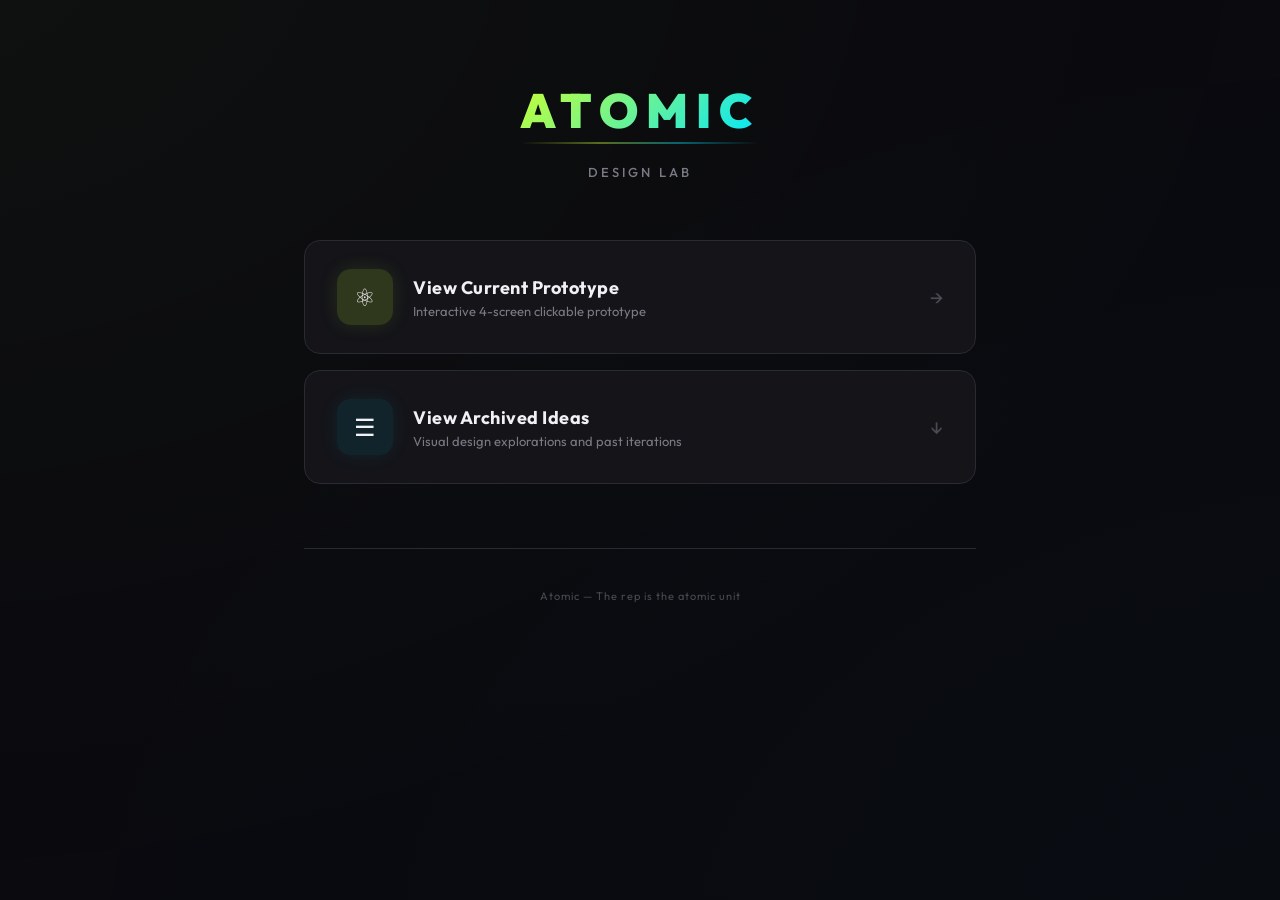
<file: index.html>
<!DOCTYPE html>
<html lang="en">
<head>
<meta charset="UTF-8">
<meta name="viewport" content="width=device-width, initial-scale=1.0">
<title>Atomic — Design Lab</title>
<link href="https://fonts.googleapis.com/css2?family=Outfit:wght@300;400;500;600;700;800;900&display=swap" rel="stylesheet">
<style>
  *, *::before, *::after { box-sizing: border-box; margin: 0; padding: 0; }

  :root {
    --bg: #0A0A0F;
    --surface: #141419;
    --surface-hover: #1A1A22;
    --border: #2A2A33;
    --text-primary: #F0F0F5;
    --text-secondary: #7A7A85;
    --text-tertiary: #4A4A52;
    --volt: #CAFF33;
    --volt-dim: rgba(202, 255, 51, 0.15);
    --volt-glow: rgba(202, 255, 51, 0.4);
    --cyan: #00E5FF;
    --cyan-dim: rgba(0, 229, 255, 0.08);
    --cyan-glow: rgba(0, 229, 255, 0.35);
  }

  body {
    background: var(--bg);
    font-family: 'Outfit', sans-serif;
    color: var(--text-primary);
    min-height: 100vh;
    overflow-x: hidden;
  }

  /* ── Ambient background ── */
  body::before {
    content: '';
    position: fixed;
    top: -50%;
    left: -50%;
    width: 200%;
    height: 200%;
    background:
      radial-gradient(ellipse at 20% 20%, rgba(202,255,51,0.03) 0%, transparent 50%),
      radial-gradient(ellipse at 80% 80%, rgba(0,229,255,0.02) 0%, transparent 50%);
    animation: drift 20s ease-in-out infinite alternate;
    pointer-events: none;
    z-index: 0;
  }

  @keyframes drift {
    0% { transform: translate(0, 0) rotate(0deg); }
    100% { transform: translate(-5%, -3%) rotate(2deg); }
  }

  /* ── Layout ── */
  .container {
    max-width: 720px;
    margin: 0 auto;
    padding: 0 24px;
    position: relative;
    z-index: 1;
  }

  /* ── Header ── */
  .header {
    padding: 80px 0 60px;
    text-align: center;
    position: relative;
  }

  .logo {
    font-size: 48px;
    font-weight: 900;
    letter-spacing: 8px;
    text-transform: uppercase;
    margin-bottom: 8px;
    position: relative;
    display: inline-block;
  }

  .logo span {
    background: linear-gradient(135deg, var(--volt), var(--cyan));
    -webkit-background-clip: text;
    -webkit-text-fill-color: transparent;
    background-clip: text;
  }

  .logo::after {
    content: '';
    position: absolute;
    bottom: -4px;
    left: 0;
    width: 100%;
    height: 2px;
    background: linear-gradient(90deg, transparent, var(--volt), var(--cyan), transparent);
    opacity: 0.4;
  }

  .tagline {
    font-size: 13px;
    font-weight: 500;
    color: var(--text-secondary);
    letter-spacing: 3px;
    text-transform: uppercase;
    margin-top: 16px;
  }

  /* ── Main Actions ── */
  .actions {
    display: flex;
    flex-direction: column;
    gap: 16px;
    margin-bottom: 64px;
  }

  .action-card {
    display: flex;
    align-items: center;
    gap: 20px;
    padding: 28px 32px;
    background: var(--surface);
    border: 1px solid var(--border);
    border-radius: 16px;
    text-decoration: none;
    color: inherit;
    transition: all 0.3s cubic-bezier(0.22, 1, 0.36, 1);
    position: relative;
    overflow: hidden;
    cursor: pointer;
  }

  .action-card::before {
    content: '';
    position: absolute;
    inset: 0;
    opacity: 0;
    transition: opacity 0.3s;
  }

  .action-card:hover {
    border-color: rgba(202,255,51,0.3);
    transform: translateY(-2px);
    box-shadow: 0 8px 32px rgba(0,0,0,0.3), 0 0 0 1px rgba(202,255,51,0.1);
  }

  .action-card.primary::before {
    background: linear-gradient(135deg, rgba(202,255,51,0.06), transparent 60%);
  }

  .action-card.primary:hover::before { opacity: 1; }

  .action-card.secondary::before {
    background: linear-gradient(135deg, rgba(0,229,255,0.04), transparent 60%);
  }

  .action-card.secondary:hover {
    border-color: rgba(0,229,255,0.25);
    box-shadow: 0 8px 32px rgba(0,0,0,0.3), 0 0 0 1px rgba(0,229,255,0.1);
  }

  .action-card.secondary:hover::before { opacity: 1; }

  .action-icon {
    width: 56px;
    height: 56px;
    border-radius: 14px;
    display: flex;
    align-items: center;
    justify-content: center;
    font-size: 24px;
    flex-shrink: 0;
    position: relative;
    z-index: 1;
  }

  .primary .action-icon {
    background: var(--volt-dim);
    box-shadow: 0 0 20px rgba(202,255,51,0.1);
  }

  .secondary .action-icon {
    background: var(--cyan-dim);
    box-shadow: 0 0 20px rgba(0,229,255,0.08);
  }

  .action-text {
    position: relative;
    z-index: 1;
  }

  .action-title {
    font-size: 18px;
    font-weight: 700;
    letter-spacing: 0.5px;
    margin-bottom: 4px;
  }

  .action-desc {
    font-size: 13px;
    color: var(--text-secondary);
    font-weight: 400;
  }

  .action-arrow {
    margin-left: auto;
    font-size: 20px;
    color: var(--text-tertiary);
    transition: all 0.3s;
    position: relative;
    z-index: 1;
  }

  .action-card:hover .action-arrow {
    color: var(--volt);
    transform: translateX(4px);
  }

  .action-card.secondary:hover .action-arrow {
    color: var(--cyan);
  }

  /* ── Archive Section ── */
  .archive-section {
    display: none;
    padding-bottom: 80px;
  }

  .archive-section.visible {
    display: block;
    animation: fadeIn 0.4s ease;
  }

  @keyframes fadeIn {
    from { opacity: 0; transform: translateY(12px); }
    to { opacity: 1; transform: translateY(0); }
  }

  .section-header {
    display: flex;
    align-items: center;
    justify-content: space-between;
    margin-bottom: 32px;
    padding-bottom: 16px;
    border-bottom: 1px solid var(--border);
  }

  .section-title {
    font-size: 11px;
    font-weight: 700;
    letter-spacing: 3px;
    text-transform: uppercase;
    color: var(--text-secondary);
  }

  .section-close {
    font-size: 12px;
    color: var(--text-tertiary);
    cursor: pointer;
    letter-spacing: 1px;
    text-transform: uppercase;
    font-weight: 600;
    padding: 6px 12px;
    border-radius: 6px;
    transition: all 0.2s;
  }

  .section-close:hover {
    color: var(--text-primary);
    background: rgba(255,255,255,0.05);
  }

  /* ── Timeline ── */
  .timeline {
    position: relative;
    padding-left: 32px;
  }

  .timeline::before {
    content: '';
    position: absolute;
    left: 7px;
    top: 8px;
    bottom: 8px;
    width: 1px;
    background: linear-gradient(to bottom, var(--cyan), var(--border) 30%, var(--border) 70%, transparent);
  }

  .timeline-item {
    position: relative;
    margin-bottom: 24px;
    animation: fadeIn 0.4s ease backwards;
  }

  .timeline-item:nth-child(1) { animation-delay: 0.05s; }
  .timeline-item:nth-child(2) { animation-delay: 0.1s; }
  .timeline-item:nth-child(3) { animation-delay: 0.15s; }
  .timeline-item:nth-child(4) { animation-delay: 0.2s; }
  .timeline-item:nth-child(5) { animation-delay: 0.25s; }

  .timeline-dot {
    position: absolute;
    left: -29px;
    top: 20px;
    width: 15px;
    height: 15px;
    border-radius: 50%;
    background: var(--bg);
    border: 2px solid var(--border);
    z-index: 1;
  }

  .timeline-item:first-child .timeline-dot {
    border-color: var(--cyan);
    box-shadow: 0 0 8px var(--cyan-glow);
  }

  .timeline-card {
    display: block;
    padding: 20px 24px;
    background: var(--surface);
    border: 1px solid var(--border);
    border-radius: 12px;
    text-decoration: none;
    color: inherit;
    transition: all 0.25s cubic-bezier(0.22, 1, 0.36, 1);
  }

  .timeline-card:hover {
    border-color: rgba(0,229,255,0.2);
    background: var(--surface-hover);
    transform: translateX(4px);
  }

  .timeline-date {
    font-size: 11px;
    font-weight: 600;
    color: var(--text-tertiary);
    letter-spacing: 1.5px;
    text-transform: uppercase;
    margin-bottom: 8px;
  }

  .timeline-title {
    font-size: 16px;
    font-weight: 700;
    margin-bottom: 6px;
    letter-spacing: 0.5px;
  }

  .timeline-desc {
    font-size: 12.5px;
    color: var(--text-secondary);
    line-height: 1.5;
  }

  .timeline-tag {
    display: inline-block;
    margin-top: 10px;
    padding: 4px 10px;
    border-radius: 6px;
    font-size: 10px;
    font-weight: 700;
    letter-spacing: 1.5px;
    text-transform: uppercase;
  }

  .tag-chosen {
    background: var(--volt-dim);
    color: var(--volt);
    border: 1px solid rgba(202,255,51,0.2);
  }

  .tag-explored {
    background: rgba(255,255,255,0.04);
    color: var(--text-secondary);
    border: 1px solid rgba(255,255,255,0.06);
  }

  /* ── Footer ── */
  .footer {
    text-align: center;
    padding: 40px 0 60px;
    border-top: 1px solid var(--border);
    margin-top: 40px;
  }

  .footer-text {
    font-size: 11px;
    color: var(--text-tertiary);
    letter-spacing: 1px;
  }

  /* ── Responsive ── */
  @media (max-width: 520px) {
    .header { padding: 60px 0 40px; }
    .logo { font-size: 36px; letter-spacing: 6px; }
    .action-card { padding: 20px 20px; gap: 16px; }
    .action-icon { width: 48px; height: 48px; font-size: 20px; }
    .action-title { font-size: 16px; }
    .timeline { padding-left: 28px; }
  }
</style>
</head>
<body>

<div class="container">

  <div class="header">
    <div class="logo"><span>Atomic</span></div>
    <div class="tagline">Design Lab</div>
  </div>

  <div class="actions">
    <a href="designs/prototype.html" class="action-card primary">
      <div class="action-icon">&#9883;</div>
      <div class="action-text">
        <div class="action-title">View Current Prototype</div>
        <div class="action-desc">Interactive 4-screen clickable prototype</div>
      </div>
      <span class="action-arrow">&rarr;</span>
    </a>

    <div class="action-card secondary" id="toggle-archive">
      <div class="action-icon">&#9776;</div>
      <div class="action-text">
        <div class="action-title">View Archived Ideas</div>
        <div class="action-desc">Visual design explorations and past iterations</div>
      </div>
      <span class="action-arrow">&darr;</span>
    </div>
  </div>

  <div class="archive-section" id="archive">
    <div class="section-header">
      <span class="section-title">Design Timeline</span>
      <span class="section-close" id="close-archive">Close &times;</span>
    </div>

    <div class="timeline">

      <div class="timeline-item">
        <div class="timeline-dot"></div>
        <a href="designs/archive/design-3-neon.html" class="timeline-card">
          <div class="timeline-date">Feb 27, 2026</div>
          <div class="timeline-title">Neon Sport</div>
          <div class="timeline-desc">
            Outfit font, volt green (#CAFF33) + cyan (#00E5FF) accents on deep black.
            Glassmorphism popovers, ambient gradient header, glow effects.
            Dark, minimal, data-first.
          </div>
          <span class="timeline-tag tag-chosen">&#10003; Chosen Direction</span>
        </a>
      </div>

      <div class="timeline-item">
        <div class="timeline-dot"></div>
        <a href="designs/archive/design-1-brutalist.html" class="timeline-card">
          <div class="timeline-date">Feb 27, 2026</div>
          <div class="timeline-title">Brutalist</div>
          <div class="timeline-desc">
            JetBrains Mono, pure black (#000), red (#FF0000) accent.
            ALL CAPS everything, sharp edges, monospaced data tables, raw and aggressive.
          </div>
          <span class="timeline-tag tag-explored">Explored</span>
        </a>
      </div>

      <div class="timeline-item">
        <div class="timeline-dot"></div>
        <a href="designs/archive/design-2-luxury.html" class="timeline-card">
          <div class="timeline-date">Feb 27, 2026</div>
          <div class="timeline-title">Luxury</div>
          <div class="timeline-desc">
            Cormorant Garamond + DM Sans, charcoal (#0E0E10), gold (#C9A96E) accent.
            Refined serif headlines, thin borders, premium editorial feel.
          </div>
          <span class="timeline-tag tag-explored">Explored</span>
        </a>
      </div>

      <div class="timeline-item">
        <div class="timeline-dot"></div>
        <a href="designs/archive/design-4-editorial.html" class="timeline-card">
          <div class="timeline-date">Feb 27, 2026</div>
          <div class="timeline-title">Editorial</div>
          <div class="timeline-desc">
            Playfair Display italic + Space Grotesk, dark (#111114), orange-red (#E85D3A) accent.
            Magazine-style layout, dramatic type contrast, oversized headlines.
          </div>
          <span class="timeline-tag tag-explored">Explored</span>
        </a>
      </div>

      <div class="timeline-item">
        <div class="timeline-dot"></div>
        <a href="designs/archive/design-5-industrial.html" class="timeline-card">
          <div class="timeline-date">Feb 27, 2026</div>
          <div class="timeline-title">Industrial</div>
          <div class="timeline-desc">
            IBM Plex Mono, dark blue (#0D1117), steel blue (#4A90D9) + amber (#F5A623).
            Blueprint grid background, engineering aesthetic, data-dense.
          </div>
          <span class="timeline-tag tag-explored">Explored</span>
        </a>
      </div>

    </div>
  </div>

  <div class="footer">
    <div class="footer-text">Atomic &mdash; The rep is the atomic unit</div>
  </div>

</div>

<script>
  const toggle = document.getElementById('toggle-archive');
  const archive = document.getElementById('archive');
  const close = document.getElementById('close-archive');
  const arrow = toggle.querySelector('.action-arrow');

  toggle.addEventListener('click', () => {
    const visible = archive.classList.toggle('visible');
    arrow.innerHTML = visible ? '&uarr;' : '&darr;';
    if (visible) {
      archive.scrollIntoView({ behavior: 'smooth', block: 'start' });
    }
  });

  close.addEventListener('click', () => {
    archive.classList.remove('visible');
    arrow.innerHTML = '&darr;';
    toggle.scrollIntoView({ behavior: 'smooth', block: 'center' });
  });
</script>

</body>
</html>
</file>
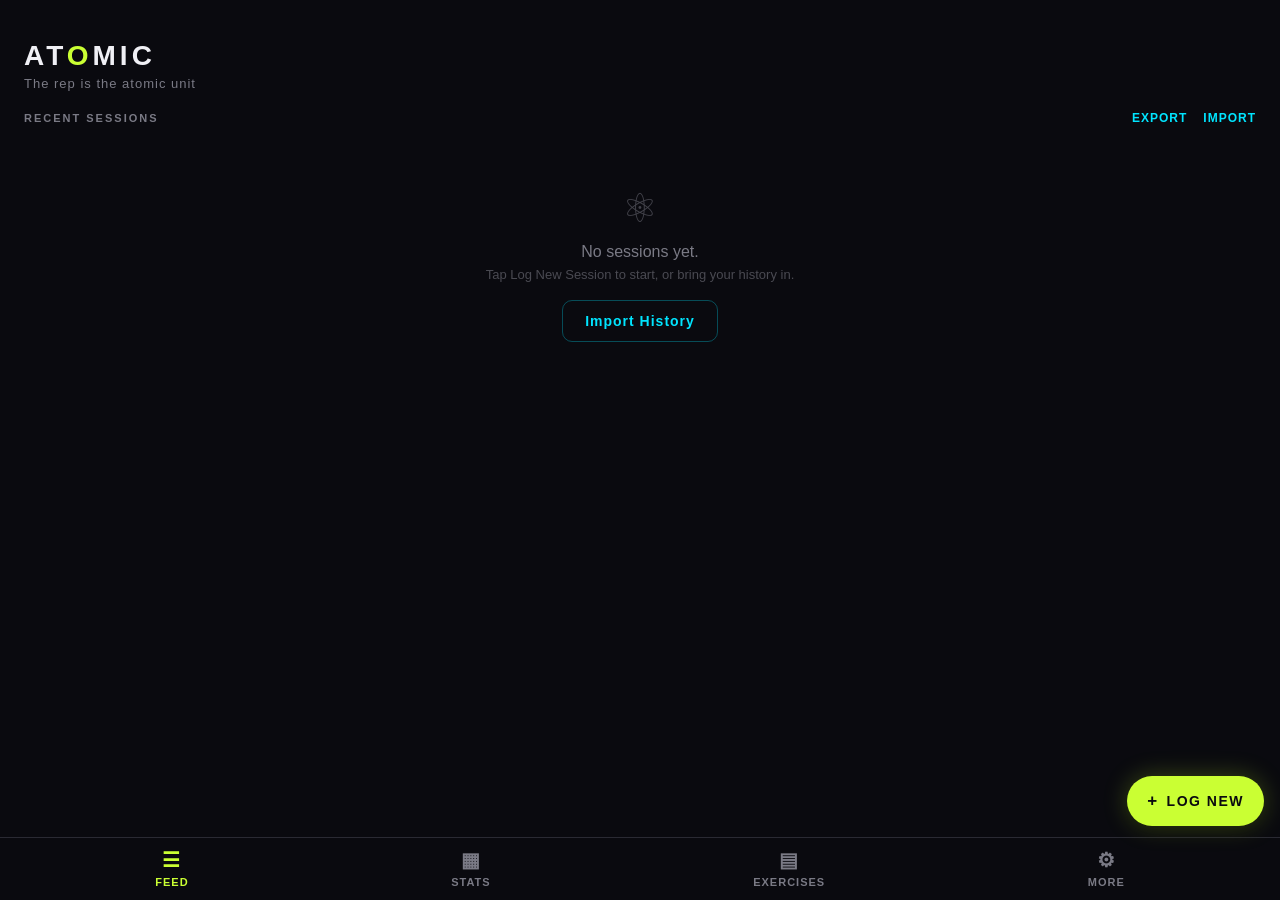
<file: site/index.html>
<!DOCTYPE html>
<html lang="en">
<head>
<meta charset="UTF-8">
<!-- Pages cannot send headers, so the policy rides in the page. The sha256 is the
     theme script below; recompute it if that script changes by one byte. -->
<meta http-equiv="Content-Security-Policy" content="default-src 'self'; script-src 'self' 'sha256-Slrjzssh2rC9dN7jUsgas/dgjNhcz48dF5dDpPLXxMQ='; img-src 'self' data: blob:; style-src 'self' 'unsafe-inline' https://fonts.googleapis.com; font-src 'self' https://fonts.gstatic.com; connect-src 'self'">
<meta name="viewport" content="width=device-width, initial-scale=1.0, viewport-fit=cover, maximum-scale=1.0, user-scalable=no">
<meta name="theme-color" content="#0A0A0F">
<script>
// Apply the saved theme before the stylesheet paints; More owns the picker.
try {
  var t = localStorage.getItem('atomic-theme');
  if (t === 'berry') {
    document.documentElement.setAttribute('data-theme', t);
    document.querySelector('meta[name="theme-color"]').setAttribute('content', '#1C0913');
  }
} catch (e) { /* private mode: volt stands */ }
</script>
<meta name="apple-mobile-web-app-capable" content="yes">
<meta name="apple-mobile-web-app-status-bar-style" content="black-translucent">
<meta name="mobile-web-app-capable" content="yes">
<title>Atomic</title>
<link rel="manifest" href="manifest.webmanifest">
<link rel="icon" href="icons/icon.svg" type="image/svg+xml">
<link rel="apple-touch-icon" href="icons/icon.svg">
<link rel="preconnect" href="https://fonts.googleapis.com">
<link rel="preconnect" href="https://fonts.gstatic.com" crossorigin>
<link href="https://fonts.googleapis.com/css2?family=Outfit:wght@300;400;500;600;700;800;900&display=swap" rel="stylesheet">
<link rel="stylesheet" href="app/styles.css">
</head>
<body>
<div id="app"></div>
<script type="module" src="app/main.js"></script>
</body>
</html>
</file>
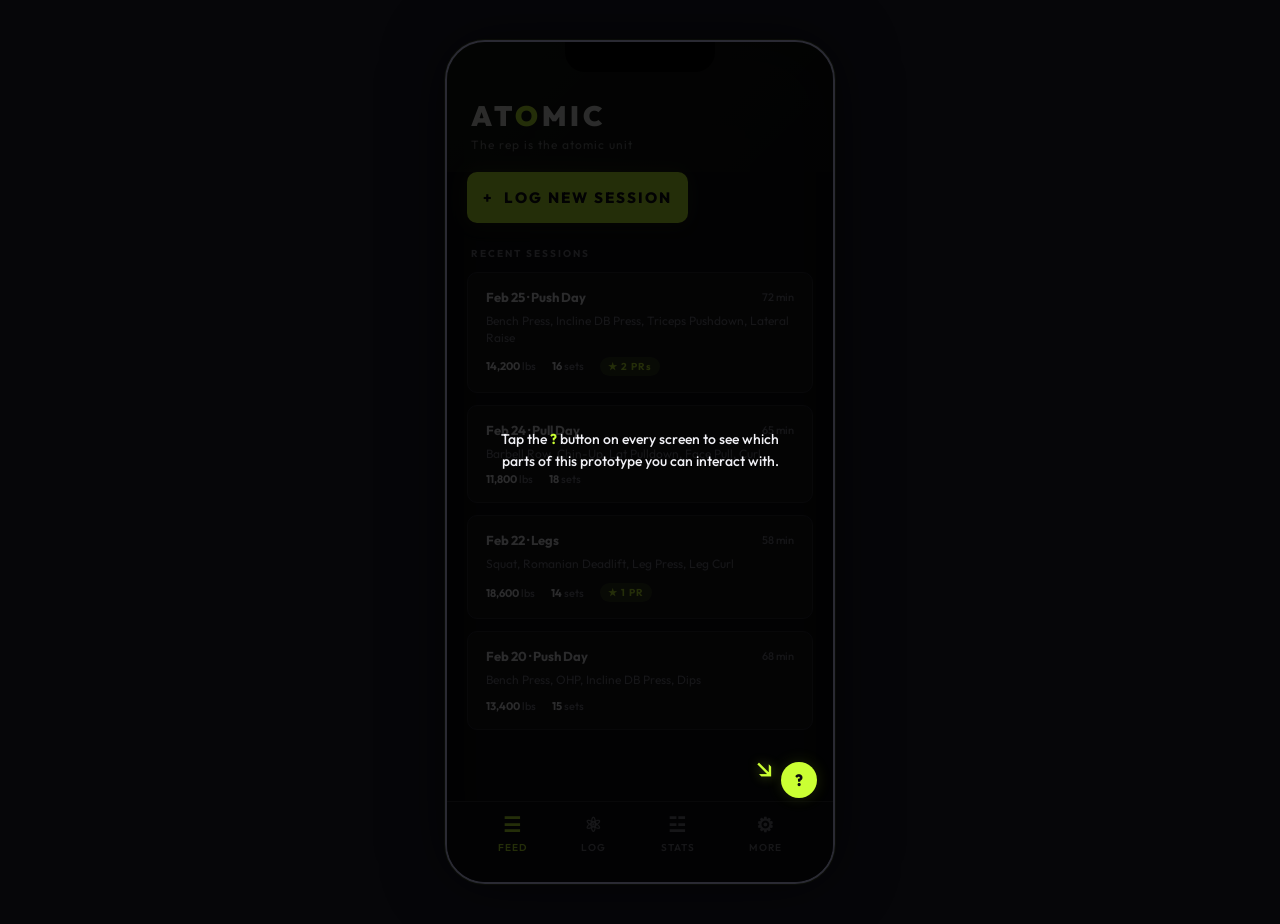
<file: designs/prototype.html>
<!DOCTYPE html>
<html lang="en">
<head>
<meta charset="UTF-8">
<meta name="viewport" content="width=device-width, initial-scale=1.0">
<title>Atomic — Interactive Prototype</title>
<link href="https://fonts.googleapis.com/css2?family=Outfit:wght@300;400;500;600;700;800;900&display=swap" rel="stylesheet">
<style>
  *, *::before, *::after { box-sizing: border-box; margin: 0; padding: 0; }

  body {
    background: #060609;
    font-family: 'Outfit', sans-serif;
    color: #F0F0F5;
    min-height: 100vh;
    display: flex;
    justify-content: center;
    align-items: flex-start;
    padding: 40px 20px;
  }

  :root {
    --bg: #0A0A0F;
    --surface: #141419;
    --border: #2A2A33;
    --text-primary: #F0F0F5;
    --text-secondary: #7A7A85;
    --text-tertiary: #4A4A52;
    --volt: #CAFF33;
    --volt-dim: rgba(202, 255, 51, 0.15);
    --volt-glow: rgba(202, 255, 51, 0.4);
    --cyan: #00E5FF;
    --cyan-dim: rgba(0, 229, 255, 0.08);
    --cyan-glow: rgba(0, 229, 255, 0.35);
    --radius: 10px;
    --radius-sm: 6px;
  }

  /* ── Phone Frame ── */
  .phone {
    width: 390px;
    height: 844px;
    background: var(--bg);
    border-radius: 40px;
    border: 2px solid var(--border);
    overflow: hidden;
    position: relative;
    box-shadow:
      0 0 60px rgba(0,0,0,0.6),
      0 0 1px 1px rgba(202,255,51,0.05),
      inset 0 0 80px rgba(0,0,0,0.3);
  }

  .phone::before {
    content: '';
    position: absolute;
    top: 0;
    left: 50%;
    transform: translateX(-50%);
    width: 150px;
    height: 30px;
    background: #000;
    border-radius: 0 0 20px 20px;
    z-index: 10;
  }

  /* ── Screens ── */
  .screen {
    position: absolute;
    inset: 0;
    display: none;
    flex-direction: column;
  }

  .screen.active {
    display: flex;
  }

  .screen-scroll {
    flex: 1;
    overflow-y: auto;
    padding-bottom: 80px;
  }

  .screen-scroll::-webkit-scrollbar { width: 0; }

  /* ── Bottom Nav ── */
  .bottom-nav {
    position: absolute;
    bottom: 0;
    left: 0;
    right: 0;
    padding: 10px 24px 28px;
    display: flex;
    justify-content: space-around;
    border-top: 1px solid var(--border);
    background: rgba(10,10,15,0.95);
    z-index: 5;
  }

  .nav-item {
    display: flex;
    flex-direction: column;
    align-items: center;
    gap: 4px;
    font-size: 10px;
    font-weight: 600;
    letter-spacing: 1px;
    text-transform: uppercase;
    color: var(--text-secondary);
    cursor: pointer;
  }

  .nav-item.active { color: var(--volt); }
  .nav-item .nav-icon { font-size: 20px; }

  /* ── Ambient Header ── */
  .header-ambient {
    position: relative;
    overflow: hidden;
  }

  .header-ambient::before {
    content: '';
    position: absolute;
    inset: 0;
    background: linear-gradient(135deg, rgba(202,255,51,0.06) 0%, transparent 40%, rgba(0,229,255,0.04) 60%, transparent 100%);
    background-size: 300% 300%;
    animation: ambientGlow 8s ease-in-out infinite;
    pointer-events: none;
  }

  @keyframes ambientGlow {
    0%, 100% { background-position: 0% 50%; }
    25% { background-position: 100% 0%; }
    50% { background-position: 100% 100%; }
    75% { background-position: 0% 100%; }
  }

  /* ── Clickable elements ── */
  [data-goto] { cursor: pointer; }
  [data-goto]:hover { opacity: 0.85; }

  /* ═══════════════════════════════════
     SCREEN: HOME
     ═══════════════════════════════════ */

  .home-header {
    padding: 56px 24px 20px;
  }

  .home-logo {
    font-size: 28px;
    font-weight: 900;
    letter-spacing: 4px;
    text-transform: uppercase;
  }

  .home-logo span { color: var(--volt); }

  .home-subtitle {
    font-size: 12px;
    color: var(--text-secondary);
    letter-spacing: 1px;
    margin-top: 4px;
  }

  .log-new-btn {
    display: flex;
    align-items: center;
    justify-content: center;
    gap: 10px;
    margin: 0 20px 24px;
    padding: 16px;
    background: var(--volt);
    color: #0A0A0F;
    border: none;
    border-radius: var(--radius);
    font-family: 'Outfit', sans-serif;
    font-size: 15px;
    font-weight: 800;
    letter-spacing: 2px;
    text-transform: uppercase;
    cursor: pointer;
    box-shadow: 0 0 20px var(--volt-dim), 0 4px 12px rgba(0,0,0,0.3);
    transition: box-shadow 0.2s;
  }

  .log-new-btn:hover {
    box-shadow: 0 0 32px var(--volt-glow), 0 4px 12px rgba(0,0,0,0.3);
  }

  .feed-label {
    font-size: 10px;
    font-weight: 700;
    letter-spacing: 2px;
    text-transform: uppercase;
    color: var(--text-secondary);
    padding: 0 24px 12px;
  }

  /* ── Session Cards (Feed) ── */
  .session-card {
    margin: 0 20px 12px;
    padding: 16px 18px;
    background: var(--surface);
    border: 1px solid var(--border);
    border-radius: var(--radius);
    cursor: pointer;
    transition: border-color 0.2s;
  }

  .session-card:hover {
    border-color: rgba(202,255,51,0.2);
  }

  .sc-top {
    display: flex;
    justify-content: space-between;
    align-items: center;
    margin-bottom: 8px;
  }

  .sc-date {
    font-size: 13px;
    font-weight: 700;
    color: var(--text-primary);
  }

  .sc-duration {
    font-size: 11px;
    color: var(--text-secondary);
    font-weight: 500;
  }

  .sc-exercises {
    font-size: 12px;
    color: var(--text-secondary);
    margin-bottom: 10px;
    line-height: 1.4;
  }

  .sc-bottom {
    display: flex;
    gap: 16px;
    align-items: center;
  }

  .sc-stat {
    font-size: 11px;
    color: var(--text-secondary);
    font-weight: 500;
  }

  .sc-stat strong {
    color: var(--text-primary);
    font-weight: 700;
  }

  .sc-pr {
    font-size: 10px;
    font-weight: 700;
    color: var(--volt);
    letter-spacing: 1px;
    background: var(--volt-dim);
    padding: 3px 8px;
    border-radius: 10px;
  }

  /* ═══════════════════════════════════
     SCREEN: SESSION
     ═══════════════════════════════════ */

  .session-header {
    padding: 52px 24px 16px;
  }

  .session-header-top {
    display: flex;
    align-items: center;
    justify-content: space-between;
    margin-bottom: 12px;
  }

  .session-title {
    font-size: 22px;
    font-weight: 800;
    letter-spacing: 1px;
  }

  .session-timer {
    font-size: 14px;
    font-weight: 600;
    color: var(--volt);
    font-variant-numeric: tabular-nums;
  }

  .session-back {
    color: var(--text-secondary);
    font-size: 20px;
    cursor: pointer;
  }

  /* ── Session Notes ── */
  .session-note-area {
    margin: 0 20px 16px;
    padding: 12px 14px;
    background: var(--surface);
    border: 1px solid var(--border);
    border-radius: var(--radius-sm);
    display: flex;
    align-items: flex-start;
    gap: 10px;
    cursor: pointer;
    transition: border-color 0.2s;
  }

  .session-note-area:hover {
    border-color: rgba(202,255,51,0.2);
  }

  .session-note-icon {
    font-size: 14px;
    color: var(--text-secondary);
    flex-shrink: 0;
    margin-top: 1px;
  }

  .session-note-text {
    font-size: 12.5px;
    color: var(--text-secondary);
    font-style: italic;
    line-height: 1.4;
  }

  .session-note-text.has-note {
    color: var(--text-primary);
    font-style: normal;
  }

  /* ── Exercise List ── */
  .exercise-card {
    margin: 0 20px 10px;
    padding: 14px 16px;
    background: var(--surface);
    border: 1px solid var(--border);
    border-radius: var(--radius);
    cursor: pointer;
    transition: all 0.2s;
  }

  .exercise-card:hover {
    border-color: rgba(202,255,51,0.25);
    background: rgba(20,20,25,0.8);
  }

  .ec-top {
    display: flex;
    justify-content: space-between;
    align-items: center;
    margin-bottom: 6px;
  }

  .ec-name {
    font-size: 15px;
    font-weight: 700;
    letter-spacing: 0.5px;
    text-transform: uppercase;
  }

  .ec-sets-count {
    font-size: 11px;
    color: var(--text-secondary);
    font-weight: 600;
  }

  .ec-last {
    font-size: 11.5px;
    color: var(--text-secondary);
    font-weight: 400;
  }

  .ec-sets-summary {
    font-size: 12px;
    color: var(--text-secondary);
    line-height: 1.5;
    font-variant-numeric: tabular-nums;
    font-weight: 500;
  }

  .ec-drop {
    color: var(--cyan);
    font-weight: 600;
    text-shadow: 0 0 4px var(--cyan-glow);
  }

  .ec-suggestion {
    font-size: 11px;
    color: var(--cyan);
    margin-top: 4px;
    font-weight: 500;
  }

  .add-exercise-btn {
    display: flex;
    align-items: center;
    justify-content: center;
    gap: 8px;
    margin: 16px 20px;
    padding: 14px;
    border: 1px dashed var(--border);
    border-radius: var(--radius);
    background: transparent;
    color: var(--text-secondary);
    font-family: 'Outfit', sans-serif;
    font-size: 13px;
    font-weight: 600;
    letter-spacing: 1px;
    cursor: pointer;
    transition: all 0.2s;
  }

  .add-exercise-btn:hover {
    border-color: var(--volt);
    color: var(--volt);
  }

  .finish-btn {
    display: flex;
    align-items: center;
    justify-content: center;
    margin: 8px 20px 20px;
    padding: 14px;
    background: transparent;
    border: 1px solid rgba(255,80,80,0.3);
    border-radius: var(--radius);
    color: #FF5252;
    font-family: 'Outfit', sans-serif;
    font-size: 13px;
    font-weight: 700;
    letter-spacing: 1px;
    text-transform: uppercase;
    cursor: pointer;
    transition: all 0.2s;
  }

  .finish-btn:hover {
    background: rgba(255,80,80,0.08);
  }

  /* ═══════════════════════════════════
     SCREEN: EXERCISE
     ═══════════════════════════════════ */

  .ex-header {
    padding: 52px 24px 0;
  }

  .ex-header-top {
    display: flex;
    align-items: center;
    justify-content: space-between;
    margin-bottom: 4px;
  }

  .ex-back {
    color: var(--text-secondary);
    font-size: 20px;
    cursor: pointer;
  }

  .ex-header-actions {
    display: flex;
    gap: 12px;
    align-items: center;
  }

  .ex-note-icon {
    font-size: 18px;
    color: var(--text-secondary);
    cursor: pointer;
    position: relative;
    transition: color 0.2s;
  }

  .ex-note-icon:hover { color: var(--text-primary); }

  .ex-note-icon.has-note { color: var(--volt); }

  .ex-name {
    font-size: 26px;
    font-weight: 800;
    letter-spacing: 2px;
    text-transform: uppercase;
    margin: 8px 0 16px;
    position: relative;
    z-index: 1;
  }

  /* ── Exercise Note (inline expandable) ── */
  .ex-note-expanded {
    margin: -8px 0 12px;
    padding: 10px 14px;
    background: var(--surface);
    border: 1px solid var(--border);
    border-radius: var(--radius-sm);
    position: relative;
    z-index: 1;
  }

  .ex-note-input {
    width: 100%;
    background: transparent;
    border: none;
    color: var(--text-primary);
    font-family: 'Outfit', sans-serif;
    font-size: 12.5px;
    font-weight: 400;
    line-height: 1.5;
    resize: none;
    outline: none;
    min-height: 36px;
  }

  .ex-note-input::placeholder {
    color: var(--text-tertiary);
    font-style: italic;
  }

  /* ── Tabs ── */
  .tabs {
    display: flex;
    border-bottom: 1px solid var(--border);
    position: relative;
    z-index: 1;
  }

  .tab {
    flex: 1;
    text-align: center;
    padding: 12px 0;
    font-size: 13px;
    font-weight: 600;
    letter-spacing: 1.5px;
    text-transform: uppercase;
    color: var(--text-secondary);
    cursor: pointer;
    position: relative;
    transition: color 0.2s;
  }

  .tab.active { color: var(--volt); }

  .tab.active::after {
    content: '';
    position: absolute;
    bottom: -1px;
    left: 10%;
    width: 80%;
    height: 2px;
    background: var(--volt);
    border-radius: 2px;
    box-shadow: 0 0 8px var(--volt-glow), 0 0 20px var(--volt-dim);
  }

  .content { padding: 16px 20px 20px; }

  /* ── Suggestion ── */
  .suggestion {
    display: flex;
    align-items: center;
    gap: 8px;
    padding: 10px 14px;
    background: var(--cyan-dim);
    border: 1px solid rgba(0,229,255,0.12);
    border-radius: var(--radius-sm);
    margin-bottom: 18px;
    font-size: 12.5px;
    color: var(--cyan);
    font-weight: 500;
    letter-spacing: 0.3px;
  }

  /* ── Set Table ── */
  .set-table { width: 100%; border-collapse: collapse; }

  .set-table thead th {
    font-size: 10px;
    font-weight: 700;
    letter-spacing: 2px;
    text-transform: uppercase;
    color: var(--text-secondary);
    padding: 0 0 10px;
    text-align: center;
    border-bottom: 1px solid var(--border);
  }

  .set-table thead th:first-child {
    text-align: left;
    width: 42px;
  }

  .set-table thead th:nth-child(4) { width: 32px; }
  .set-table thead th:last-child { width: 28px; }

  .set-delete {
    color: var(--text-tertiary);
    font-size: 16px;
    cursor: pointer;
    transition: color 0.15s;
    user-select: none;
  }

  .set-delete:hover { color: #FF5252; }

  .set-table tbody tr {
    border-bottom: 1px solid rgba(42,42,51,0.5);
    transition: background 0.15s;
  }

  .set-table tbody td {
    padding: 12px 4px;
    text-align: center;
    font-size: 15px;
    font-weight: 700;
    vertical-align: middle;
    font-variant-numeric: tabular-nums;
  }

  .set-table tbody td:first-child {
    text-align: left;
    font-size: 13px;
    font-weight: 600;
    color: var(--text-secondary);
    padding-left: 2px;
  }

  /* ── More Dots ── */
  .more-dots {
    color: var(--text-secondary);
    font-size: 16px;
    cursor: pointer;
    position: relative;
    display: inline-flex;
    align-items: center;
    letter-spacing: 1px;
  }

  .has-detail { border-bottom: none !important; }
  .has-detail td { padding-bottom: 4px !important; }

  .has-detail .more-dots::after {
    content: '';
    position: absolute;
    top: -2px;
    right: -8px;
    width: 6px;
    height: 6px;
    background: var(--volt);
    border-radius: 50%;
    box-shadow: 0 0 6px var(--volt-glow);
  }

  /* ── Drop-set sub-row ── */
  .drop-row { border-bottom: 1px solid rgba(42,42,51,0.5); }

  .drop-row td {
    padding-top: 0 !important;
    padding-bottom: 10px !important;
    font-size: 13px !important;
  }

  .drop-row td:first-child { position: relative; }

  .drop-row td:first-child::before {
    content: '↳';
    position: absolute;
    right: 2px;
    top: 0;
    font-size: 12px;
    color: var(--cyan);
    opacity: 0.6;
  }

  .drop-weight {
    color: var(--cyan) !important;
    font-weight: 600 !important;
    font-size: 13px !important;
    text-shadow: 0 0 6px var(--cyan-glow);
  }

  .drop-reps {
    color: var(--cyan) !important;
    font-weight: 600 !important;
    font-size: 13px !important;
    opacity: 0.8;
  }

  /* ── Input Row ── */
  .input-row {
    display: flex;
    align-items: center;
    gap: 8px;
    padding: 14px 12px;
    margin: 4px -4px 0;
    border-left: 3px solid var(--volt);
    border-radius: 0 var(--radius-sm) var(--radius-sm) 0;
    background: linear-gradient(90deg, var(--volt-dim), transparent 60%);
  }

  .input-row .set-num {
    font-size: 13px;
    font-weight: 600;
    color: var(--text-secondary);
    min-width: 28px;
  }

  .input-field {
    background: var(--surface);
    border: 1px solid var(--border);
    border-radius: var(--radius-sm);
    color: var(--text-primary);
    font-family: 'Outfit', sans-serif;
    font-size: 16px;
    font-weight: 700;
    padding: 10px 8px;
    text-align: center;
    width: 72px;
    outline: none;
    transition: border-color 0.2s;
  }

  .input-field:focus, .input-field.has-value {
    border-color: var(--volt);
    box-shadow: 0 0 6px var(--volt-dim);
  }

  .input-multiply {
    color: var(--text-secondary);
    font-size: 14px;
    font-weight: 600;
  }

  .log-set-btn {
    margin-left: auto;
    padding: 10px 18px;
    background: var(--volt);
    color: #0A0A0F;
    border: none;
    border-radius: var(--radius-sm);
    font-family: 'Outfit', sans-serif;
    font-size: 12px;
    font-weight: 800;
    letter-spacing: 1.5px;
    text-transform: uppercase;
    cursor: pointer;
    box-shadow: 0 0 10px var(--volt-dim);
  }

  /* ── Tags ── */
  .tags { display: flex; gap: 8px; margin: 16px 0; flex-wrap: wrap; }

  .tag.active {
    background: rgba(202,255,51,0.2);
    border-color: var(--volt);
    box-shadow: 0 0 10px var(--volt-dim);
  }

  .tag {
    padding: 6px 14px;
    border: 1px solid rgba(202,255,51,0.35);
    border-radius: 20px;
    font-size: 10.5px;
    font-weight: 700;
    letter-spacing: 2px;
    text-transform: uppercase;
    color: var(--volt);
    cursor: pointer;
    background: rgba(202,255,51,0.04);
  }

  .add-set-btn {
    width: 100%;
    padding: 14px;
    border: 1px dashed var(--border);
    border-radius: var(--radius);
    background: transparent;
    color: var(--text-secondary);
    font-family: 'Outfit', sans-serif;
    font-size: 13px;
    font-weight: 600;
    letter-spacing: 1px;
    cursor: pointer;
    display: flex;
    align-items: center;
    justify-content: center;
    gap: 8px;
  }

  /* ═══════════════════════════════════
     SCREEN: PER-REP DETAIL
     ═══════════════════════════════════ */

  .detail-header {
    display: flex;
    align-items: center;
    justify-content: space-between;
    padding: 52px 24px 16px;
    position: relative;
  }

  .detail-header::before {
    content: '';
    position: absolute;
    inset: 0;
    background: linear-gradient(135deg, rgba(0,229,255,0.05) 0%, transparent 50%, rgba(202,255,51,0.04) 100%);
    background-size: 300% 300%;
    animation: ambientGlow 8s ease-in-out infinite;
    pointer-events: none;
  }

  .detail-back {
    color: var(--text-secondary);
    font-size: 20px;
    cursor: pointer;
    position: relative;
    z-index: 1;
    margin-right: 12px;
  }

  .detail-title {
    font-size: 18px;
    font-weight: 800;
    letter-spacing: 2px;
    text-transform: uppercase;
    position: relative;
    z-index: 1;
    flex: 1;
  }

  .detail-title .rep-count { color: var(--volt); }

  .done-btn {
    padding: 8px 22px;
    background: var(--volt);
    color: #0A0A0F;
    border: none;
    border-radius: 20px;
    font-family: 'Outfit', sans-serif;
    font-size: 12px;
    font-weight: 800;
    letter-spacing: 1.5px;
    text-transform: uppercase;
    cursor: pointer;
    position: relative;
    z-index: 1;
    box-shadow: 0 0 16px var(--volt-dim);
  }

  .rep-content { padding: 0 20px 20px; }

  .rep-table-header {
    display: grid;
    grid-template-columns: 44px 1fr 60px 32px 28px;
    gap: 4px;
    padding: 0 0 10px;
    border-bottom: 1px solid var(--border);
    margin-bottom: 2px;
  }

  .rep-table-header span {
    font-size: 10px;
    font-weight: 700;
    letter-spacing: 2px;
    text-transform: uppercase;
    color: var(--text-secondary);
  }

  .rep-table-header span:nth-child(2),
  .rep-table-header span:nth-child(3),
  .rep-table-header span:nth-child(4) { text-align: center; }

  .rep-row {
    display: grid;
    grid-template-columns: 44px 1fr 60px 32px 28px;
    gap: 4px;
    align-items: center;
    padding: 9px 0;
    border-bottom: 1px solid rgba(42,42,51,0.4);
    position: relative;
  }

  .rep-row.weight-changed {
    background: var(--cyan-dim);
    margin: 0 -20px;
    padding-left: 20px;
    padding-right: 20px;
  }

  .rep-num {
    font-size: 13px;
    font-weight: 600;
    color: var(--text-secondary);
  }

  .rep-weight-cell { text-align: center; }

  .rep-weight {
    font-size: 16px;
    font-weight: 700;
    font-variant-numeric: tabular-nums;
  }

  .rep-weight.changed {
    color: var(--cyan);
    text-shadow: 0 0 8px var(--cyan-glow);
  }

  .rep-flags {
    display: flex;
    gap: 3px;
    justify-content: center;
    flex-wrap: wrap;
  }

  .rep-flag {
    font-size: 8.5px;
    font-weight: 700;
    letter-spacing: 1px;
    text-transform: uppercase;
    padding: 3px 6px;
    border-radius: 3px;
    line-height: 1;
  }

  .rep-flag.assisted {
    background: rgba(0,229,255,0.12);
    color: var(--cyan);
    border: 1px solid rgba(0,229,255,0.2);
  }

  .rep-flag.partial {
    background: rgba(255,170,0,0.1);
    color: #FFAA00;
    border: 1px solid rgba(255,170,0,0.2);
  }

  .rep-flag.failure {
    background: rgba(255,60,60,0.1);
    color: #FF5252;
    border: 1px solid rgba(255,60,60,0.2);
  }

  .rep-more {
    text-align: center;
    color: var(--text-secondary);
    font-size: 14px;
    cursor: pointer;
    transition: color 0.15s;
  }

  .rep-more:hover { color: var(--volt); }

  .rep-delete {
    text-align: center;
    color: var(--text-tertiary);
    font-size: 16px;
    cursor: pointer;
    transition: color 0.15s;
    line-height: 1;
    user-select: none;
  }

  .rep-delete:hover { color: #FF5252; }

  @keyframes repFlash {
    0% { background: var(--volt-dim); }
    100% { background: transparent; }
  }

  .rep-row.just-added {
    animation: repFlash 0.5s ease-out;
  }

  /* ── Flag Popover ── */
  .popover-anchor { position: relative; }

  .flag-popover {
    position: absolute;
    right: 0;
    top: 100%;
    margin-top: 4px;
    z-index: 100;
    min-width: 160px;
    padding: 8px 0;
    background: rgba(25, 25, 35, 0.85);
    backdrop-filter: blur(20px);
    -webkit-backdrop-filter: blur(20px);
    border: 1px solid rgba(0,229,255,0.15);
    border-radius: var(--radius);
    box-shadow: 0 8px 32px rgba(0,0,0,0.5), 0 0 1px rgba(0,229,255,0.2);
  }

  .popover-item {
    display: flex;
    align-items: center;
    gap: 10px;
    padding: 10px 16px;
    font-size: 12px;
    font-weight: 600;
    letter-spacing: 0.5px;
    color: var(--text-primary);
    cursor: pointer;
  }

  .popover-item .pi-icon {
    font-size: 14px;
    width: 20px;
    text-align: center;
  }

  .popover-item.active {
    color: var(--cyan);
    text-shadow: 0 0 6px var(--cyan-glow);
  }

  .popover-divider {
    height: 1px;
    background: var(--border);
    margin: 4px 0;
  }

  /* ── Help FAB ── */
  .help-fab {
    position: absolute;
    bottom: 84px;
    right: 16px;
    width: 36px;
    height: 36px;
    border-radius: 50%;
    background: var(--volt);
    color: var(--bg);
    border: none;
    font-family: 'Outfit', sans-serif;
    font-size: 16px;
    font-weight: 800;
    cursor: pointer;
    z-index: 300;
    display: flex;
    align-items: center;
    justify-content: center;
    box-shadow: 0 0 16px var(--volt-dim), 0 2px 8px rgba(0,0,0,0.4);
    transition: all 0.2s;
    animation: fabPulse 3s ease-in-out infinite;
  }

  .help-fab:hover {
    transform: scale(1.1);
    box-shadow: 0 0 24px var(--volt-glow), 0 2px 12px rgba(0,0,0,0.5);
  }

  @keyframes fabPulse {
    0%, 100% { box-shadow: 0 0 16px var(--volt-dim), 0 2px 8px rgba(0,0,0,0.4); }
    50% { box-shadow: 0 0 24px var(--volt-glow), 0 2px 12px rgba(0,0,0,0.4); }
  }

  /* ── Hotspot overlay ── */
  .hotspot-overlay {
    display: none;
    position: absolute;
    inset: 0;
    background: rgba(0,0,0,0.6);
    z-index: 150;
    pointer-events: auto;
    cursor: pointer;
  }

  .hotspot-overlay.visible { display: block; }

  .hotspot-marker {
    position: absolute;
    border: 2px solid var(--volt);
    border-radius: 10px;
    box-shadow: 0 0 20px var(--volt-glow), inset 0 0 20px var(--volt-dim);
    animation: markerPulse 1.5s ease-in-out infinite;
    pointer-events: none;
  }

  .hotspot-label {
    position: absolute;
    top: 50%;
    left: 50%;
    transform: translate(-50%, -50%);
    font-size: 10px;
    font-weight: 700;
    letter-spacing: 1.5px;
    text-transform: uppercase;
    color: var(--volt);
    white-space: nowrap;
    text-shadow: 0 0 8px var(--volt-glow), 0 1px 4px rgba(0,0,0,0.8);
    pointer-events: none;
  }

  @keyframes markerPulse {
    0%, 100% { box-shadow: 0 0 20px var(--volt-glow), inset 0 0 20px var(--volt-dim); }
    50% { box-shadow: 0 0 32px var(--volt-glow), inset 0 0 30px var(--volt-dim); }
  }

  .hotspot-hint-text {
    position: absolute;
    top: 50px;
    left: 50%;
    transform: translateX(-50%);
    font-size: 10px;
    font-weight: 700;
    letter-spacing: 2px;
    text-transform: uppercase;
    color: var(--volt);
    background: var(--bg);
    padding: 6px 16px;
    border-radius: 20px;
    border: 1px solid rgba(202,255,51,0.3);
    z-index: 160;
    white-space: nowrap;
  }

  /* ── Onboarding Overlay ── */
  .onboarding-overlay {
    position: absolute;
    inset: 0;
    background: rgba(0,0,0,0.82);
    z-index: 250;
    display: flex;
    flex-direction: column;
    align-items: center;
    justify-content: center;
    padding: 40px 32px;
    cursor: pointer;
  }

  .onboarding-content {
    text-align: center;
    max-width: 280px;
  }

  .onboarding-text {
    font-size: 14px;
    font-weight: 500;
    color: var(--text-primary);
    line-height: 1.6;
    margin-bottom: 24px;
  }

  .onboarding-text strong {
    color: var(--volt);
    font-weight: 700;
  }

  .onboarding-arrow {
    position: absolute;
    bottom: 96px;
    right: 60px;
    color: var(--volt);
    font-size: 28px;
    animation: arrowBounce 1.2s ease-in-out infinite;
    text-shadow: 0 0 12px var(--volt-glow);
  }

  @keyframes arrowBounce {
    0%, 100% { transform: translate(0, 0); }
    50% { transform: translate(4px, 4px); }
  }

  /* ── Mobile-friendly: fill viewport on small screens ── */
  @media (max-width: 430px) {
    body { padding: 0; }
    .phone {
      width: 100vw;
      height: 100vh;
      height: 100dvh;
      border-radius: 0;
      border: none;
      box-shadow: none;
    }
    .phone::before { display: none; }
  }
</style>
</head>
<body>

<div class="phone">

  <!-- ═══ SCREEN: HOME ═══ -->
  <div class="screen active" id="screen-home">
    <div class="screen-scroll">
      <div class="home-header header-ambient">
        <div class="home-logo">AT<span>O</span>MIC</div>
        <div class="home-subtitle">The rep is the atomic unit</div>
      </div>

      <button class="log-new-btn" data-goto="screen-session">
        <span>+</span> Log New Session
      </button>

      <div class="feed-label">Recent Sessions</div>

      <div class="session-card">
        <div class="sc-top">
          <span class="sc-date">Feb 25 &middot; Push Day</span>
          <span class="sc-duration">72 min</span>
        </div>
        <div class="sc-exercises">Bench Press, Incline DB Press, Triceps Pushdown, Lateral Raise</div>
        <div class="sc-bottom">
          <span class="sc-stat"><strong>14,200</strong> lbs</span>
          <span class="sc-stat"><strong>16</strong> sets</span>
          <span class="sc-pr">&#9733; 2 PRs</span>
        </div>
      </div>

      <div class="session-card">
        <div class="sc-top">
          <span class="sc-date">Feb 24 &middot; Pull Day</span>
          <span class="sc-duration">65 min</span>
        </div>
        <div class="sc-exercises">Barbell Row, Chin-Up, Lat Pulldown, Face Pull, Curl</div>
        <div class="sc-bottom">
          <span class="sc-stat"><strong>11,800</strong> lbs</span>
          <span class="sc-stat"><strong>18</strong> sets</span>
        </div>
      </div>

      <div class="session-card">
        <div class="sc-top">
          <span class="sc-date">Feb 22 &middot; Legs</span>
          <span class="sc-duration">58 min</span>
        </div>
        <div class="sc-exercises">Squat, Romanian Deadlift, Leg Press, Leg Curl</div>
        <div class="sc-bottom">
          <span class="sc-stat"><strong>18,600</strong> lbs</span>
          <span class="sc-stat"><strong>14</strong> sets</span>
          <span class="sc-pr">&#9733; 1 PR</span>
        </div>
      </div>

      <div class="session-card">
        <div class="sc-top">
          <span class="sc-date">Feb 20 &middot; Push Day</span>
          <span class="sc-duration">68 min</span>
        </div>
        <div class="sc-exercises">Bench Press, OHP, Incline DB Press, Dips</div>
        <div class="sc-bottom">
          <span class="sc-stat"><strong>13,400</strong> lbs</span>
          <span class="sc-stat"><strong>15</strong> sets</span>
        </div>
      </div>
    </div>

    <div class="bottom-nav">
      <div class="nav-item active"><span class="nav-icon">&#9776;</span>Feed</div>
      <div class="nav-item"><span class="nav-icon">&#9883;</span>Log</div>
      <div class="nav-item"><span class="nav-icon">&#9779;</span>Stats</div>
      <div class="nav-item"><span class="nav-icon">&#9881;</span>More</div>
    </div>
  </div>

  <!-- ═══ SCREEN: SESSION ═══ -->
  <div class="screen" id="screen-session">
    <div class="screen-scroll">
      <div class="session-header header-ambient">
        <div class="session-header-top">
          <span class="session-back" data-goto="screen-home">&#8592;</span>
          <span class="session-title">New Session</span>
          <div style="display:flex;align-items:center;gap:12px;">
            <span class="session-timer">12:34</span>
            <button class="done-btn" id="session-done-btn">Done</button>
          </div>
        </div>
      </div>

      <!-- Session Note -->
      <div class="session-note-area" id="session-note-toggle">
        <span class="session-note-icon">&#9998;</span>
        <span class="session-note-text">Add a note about today's session...</span>
      </div>

      <!-- Exercise Cards -->
      <div class="exercise-card" data-goto="screen-exercise">
        <div class="ec-top">
          <span class="ec-name">Bench Press</span>
          <span class="ec-sets-count" id="ec-sets-count">4 sets &middot; 1 drop</span>
        </div>
        <div class="ec-sets-summary" id="ec-set-summary">135&times;5, 225&times;8, 225&times;8, 225&times;8 <span class="ec-drop">&#8627;185&times;4</span></div>
        <div class="ec-suggestion">&#9889; Suggested: 225 lbs &middot; fatigue ~15%</div>
      </div>

      <button class="add-exercise-btn">
        <span>+</span> Add Exercise
      </button>

      <button class="finish-btn" id="finish-session-btn">
        Finish Session
      </button>
    </div>

    <div class="bottom-nav">
      <div class="nav-item"><span class="nav-icon">&#9776;</span>Feed</div>
      <div class="nav-item active"><span class="nav-icon">&#9883;</span>Log</div>
      <div class="nav-item"><span class="nav-icon">&#9779;</span>Stats</div>
      <div class="nav-item"><span class="nav-icon">&#9881;</span>More</div>
    </div>
  </div>

  <!-- ═══ SCREEN: EXERCISE ═══ -->
  <div class="screen" id="screen-exercise">
    <div class="screen-scroll">
      <div class="ex-header header-ambient">
        <div class="ex-header-top">
          <span class="ex-back" data-goto="screen-session">&#8592;</span>
          <div class="ex-header-actions">
            <span class="ex-note-icon has-note" id="ex-note-toggle" title="Exercise note">&#9998;</span>
            <button class="done-btn" data-goto="screen-session">Done</button>
          </div>
        </div>
        <div class="ex-name">Bench Press</div>

        <!-- Exercise Note (expanded) -->
        <div class="ex-note-expanded" id="ex-note-area">
          <textarea class="ex-note-input" rows="2" placeholder="Add a note about this exercise...">Try wider grip next time. Felt tight on first warmup set.</textarea>
        </div>

        <!-- Exercise-level tags (describe the exercise as a whole) -->
        <div class="tags" id="ex-tags" style="padding: 0 24px; margin: 0 0 4px;">
          <span class="tag">AMRAP</span>
          <span class="tag">Backoff</span>
        </div>

        <div class="tabs">
          <div class="tab active">New</div>
          <div class="tab">History</div>
          <div class="tab">Graph</div>
        </div>
      </div>

      <div class="content">
        <div class="suggestion">
          <span>&#9889;</span>
          Suggested: 225 lbs (fatigue ~15%)
        </div>

        <table class="set-table">
          <thead>
            <tr>
              <th>Set</th>
              <th>Lbs</th>
              <th>Reps</th>
              <th></th>
              <th></th>
            </tr>
          </thead>
          <tbody id="set-rows">
            <tr>
              <td class="set-num-cell">1</td>
              <td>135</td>
              <td>5</td>
              <td><span class="more-dots">&#8943;</span></td>
              <td><span class="set-delete">&#8722;</span></td>
            </tr>
            <tr>
              <td class="set-num-cell">2</td>
              <td>225</td>
              <td>8</td>
              <td><span class="more-dots">&#8943;</span></td>
              <td><span class="set-delete">&#8722;</span></td>
            </tr>
            <tr>
              <td class="set-num-cell">3</td>
              <td>225</td>
              <td>8</td>
              <td><span class="more-dots">&#8943;</span></td>
              <td><span class="set-delete">&#8722;</span></td>
            </tr>
            <tr class="has-detail">
              <td class="set-num-cell">4</td>
              <td>225</td>
              <td>8</td>
              <td><span class="more-dots" data-goto="screen-detail">&#8943;</span></td>
              <td><span class="set-delete">&#8722;</span></td>
            </tr>
            <tr class="drop-row">
              <td></td>
              <td><span class="drop-weight">185</span></td>
              <td><span class="drop-reps">4</span></td>
              <td></td>
              <td></td>
            </tr>
          </tbody>
        </table>

        <div class="input-row">
          <span class="set-num" id="next-set-num">5</span>
          <input class="input-field has-value" type="text" id="set-weight-input" value="225">
          <span class="input-multiply">&times;</span>
          <input class="input-field" type="text" id="set-reps-input" value="" placeholder="&#8212;">
          <button class="log-set-btn" id="log-set-btn">Log</button>
        </div>

        <button class="add-set-btn">
          <span>+</span> Add Set
        </button>
      </div>
    </div>

    <div class="bottom-nav">
      <div class="nav-item"><span class="nav-icon">&#9776;</span>Feed</div>
      <div class="nav-item active"><span class="nav-icon">&#9883;</span>Log</div>
      <div class="nav-item"><span class="nav-icon">&#9779;</span>Stats</div>
      <div class="nav-item"><span class="nav-icon">&#9881;</span>More</div>
    </div>
  </div>

  <!-- ═══ SCREEN: PER-REP DETAIL ═══ -->
  <div class="screen" id="screen-detail">
    <div class="screen-scroll">
      <div class="detail-header">
        <span class="detail-back" data-goto="screen-exercise">&#8592;</span>
        <div class="detail-title">Set 4 &middot; <span class="rep-count">12 Reps</span></div>
        <button class="done-btn" data-goto="screen-exercise">Done</button>
      </div>

      <div class="rep-content" id="rep-content">
        <div class="rep-table-header">
          <span>Rep</span>
          <span>Lbs</span>
          <span>Flags</span>
          <span></span>
          <span></span>
        </div>

        <div id="rep-rows">
          <div class="rep-row" data-idx="0"><span class="rep-num">1</span><div class="rep-weight-cell"><span class="rep-weight">225</span></div><div class="rep-flags"></div><div class="rep-more">&#8943;</div><div class="rep-delete">&#8722;</div></div>
          <div class="rep-row" data-idx="1"><span class="rep-num">2</span><div class="rep-weight-cell"><span class="rep-weight">225</span></div><div class="rep-flags"></div><div class="rep-more">&#8943;</div><div class="rep-delete">&#8722;</div></div>
          <div class="rep-row" data-idx="2"><span class="rep-num">3</span><div class="rep-weight-cell"><span class="rep-weight">225</span></div><div class="rep-flags"></div><div class="rep-more">&#8943;</div><div class="rep-delete">&#8722;</div></div>
          <div class="rep-row" data-idx="3"><span class="rep-num">4</span><div class="rep-weight-cell"><span class="rep-weight">225</span></div><div class="rep-flags"></div><div class="rep-more">&#8943;</div><div class="rep-delete">&#8722;</div></div>
          <div class="rep-row" data-idx="4"><span class="rep-num">5</span><div class="rep-weight-cell"><span class="rep-weight">225</span></div><div class="rep-flags"></div><div class="rep-more">&#8943;</div><div class="rep-delete">&#8722;</div></div>
          <div class="rep-row" data-idx="5"><span class="rep-num">6</span><div class="rep-weight-cell"><span class="rep-weight">225</span></div><div class="rep-flags"></div><div class="rep-more">&#8943;</div><div class="rep-delete">&#8722;</div></div>
          <div class="rep-row" data-idx="6"><span class="rep-num">7</span><div class="rep-weight-cell"><span class="rep-weight">225</span></div><div class="rep-flags"></div><div class="rep-more">&#8943;</div><div class="rep-delete">&#8722;</div></div>
          <div class="rep-row" data-idx="7"><span class="rep-num">8</span><div class="rep-weight-cell"><span class="rep-weight">225</span></div><div class="rep-flags"></div><div class="rep-more">&#8943;</div><div class="rep-delete">&#8722;</div></div>
          <div class="rep-row weight-changed" data-idx="8"><span class="rep-num">9</span><div class="rep-weight-cell"><span class="rep-weight changed">185</span></div><div class="rep-flags"></div><div class="rep-more">&#8943;</div><div class="rep-delete">&#8722;</div></div>
          <div class="rep-row weight-changed" data-idx="9"><span class="rep-num">10</span><div class="rep-weight-cell"><span class="rep-weight changed">185</span></div><div class="rep-flags"></div><div class="rep-more">&#8943;</div><div class="rep-delete">&#8722;</div></div>
          <div class="rep-row weight-changed" data-idx="10"><span class="rep-num">11</span><div class="rep-weight-cell"><span class="rep-weight changed">185</span></div><div class="rep-flags"><span class="rep-flag assisted">Assisted</span></div><div class="rep-more">&#8943;</div><div class="rep-delete">&#8722;</div></div>
          <div class="rep-row weight-changed" data-idx="11"><span class="rep-num">12</span><div class="rep-weight-cell"><span class="rep-weight changed">185</span></div><div class="rep-flags"><span class="rep-flag partial">Partial</span><span class="rep-flag failure">Failure</span></div><div class="rep-more">&#8943;</div><div class="rep-delete">&#8722;</div></div>
        </div>

        <div class="input-row">
          <span class="set-num" id="next-rep-num">13</span>
          <input class="input-field has-value" type="text" id="rep-weight-input" value="185">
          <span class="input-multiply">lbs</span>
          <button class="log-set-btn" id="log-rep-btn">Log</button>
        </div>

        <div class="tags" id="rep-tags">
          <span class="tag" data-flag="assisted">Assisted</span>
          <span class="tag" data-flag="partial">Partial</span>
          <span class="tag" data-flag="failure">Failure</span>
        </div>
      </div>
    </div>

    <div class="bottom-nav">
      <div class="nav-item"><span class="nav-icon">&#9776;</span>Feed</div>
      <div class="nav-item active"><span class="nav-icon">&#9883;</span>Log</div>
      <div class="nav-item"><span class="nav-icon">&#9779;</span>Stats</div>
      <div class="nav-item"><span class="nav-icon">&#9881;</span>More</div>
    </div>
  </div>

  <!-- Hotspot system — MUST be after all screens for z-index layering -->
  <div class="hotspot-overlay" id="hotspot-overlay"></div>
  <button class="help-fab" id="help-fab" title="Show clickable areas">?</button>

  <!-- Onboarding overlay — shown on first load, dismissed by tapping the ? FAB -->
  <div class="onboarding-overlay" id="onboarding-overlay">
    <div class="onboarding-content">
      <div class="onboarding-text">
        Tap the <strong>?</strong> button on every screen to see which parts of this prototype you can interact with.
      </div>
    </div>
    <div class="onboarding-arrow">&#8600;</div>
  </div>
</div>


<script>
  // ── Screen navigation ──
  document.querySelectorAll('[data-goto]').forEach(el => {
    el.addEventListener('click', (e) => {
      e.stopPropagation();
      const target = el.getAttribute('data-goto');
      document.querySelectorAll('.screen').forEach(s => s.classList.remove('active'));
      document.getElementById(target).classList.add('active');
      document.getElementById(target).querySelector('.screen-scroll')?.scrollTo(0, 0);
    });
  });

  // ── Exercise note toggle ──
  const exNoteToggle = document.getElementById('ex-note-toggle');
  const exNoteArea = document.getElementById('ex-note-area');
  let noteVisible = true;

  exNoteToggle?.addEventListener('click', () => {
    noteVisible = !noteVisible;
    exNoteArea.style.display = noteVisible ? 'block' : 'none';
  });

  // ── Session note toggle ──
  const sessionNoteToggle = document.getElementById('session-note-toggle');
  let sessionNoteExpanded = false;

  sessionNoteToggle?.addEventListener('click', () => {
    sessionNoteExpanded = !sessionNoteExpanded;
    if (sessionNoteExpanded) {
      sessionNoteToggle.innerHTML = `
        <span class="session-note-icon">&#9998;</span>
        <div style="flex:1">
          <textarea class="ex-note-input" rows="3" placeholder="Session note..."
            style="width:100%;background:transparent;border:none;color:var(--text-primary);font-family:'Outfit',sans-serif;font-size:12.5px;outline:none;resize:none;">Slept 6 hours. Felt decent but left shoulder still tight from yesterday.</textarea>
        </div>
      `;
      sessionNoteToggle.style.borderColor = 'rgba(202,255,51,0.2)';
    }
  });

  // ── Hotspot Overlay System ──
  const phone = document.querySelector('.phone');
  const overlay = document.getElementById('hotspot-overlay');
  const fab = document.getElementById('help-fab');
  let overlayVisible = false;

  // Labels for clickable elements per screen
  const labels = {
    'screen-home': {
      '.log-new-btn': 'Start logging',
    },
    'screen-session': {
      '.session-back': 'Back',
      '#session-done-btn': 'Done → Home',
      '#session-note-toggle': 'Session note',
      '.exercise-card': 'Open exercise',
      '#finish-session-btn': 'Finish session',
    },
    'screen-exercise': {
      '.ex-back': 'Back',
      '#ex-note-toggle': 'Toggle note',
      '.done-btn': 'Done → Session',
      '#ex-tags': 'Exercise tags',
      '#log-set-btn': 'Log set',
      '.set-delete': 'Delete set',
      '.more-dots[data-goto]': 'Per-rep detail',
    },
    'screen-detail': {
      '.detail-back': 'Back',
      '.rep-more': 'Toggle flags',
      '.rep-delete': 'Delete rep',
      '#log-rep-btn': 'Add rep',
      '#rep-tags': 'Flag tags',
      '.done-btn': 'Done',
    }
  };

  function showHotspots() {
    overlay.innerHTML = '';
    const activeScreen = document.querySelector('.screen.active');
    if (!activeScreen) return;

    const screenId = activeScreen.id;
    const phoneRect = phone.getBoundingClientRect();
    const screenLabels = labels[screenId] || {};

    // Add hint text
    const hint = document.createElement('div');
    hint.className = 'hotspot-hint-text';
    hint.textContent = 'Tap anywhere to dismiss';
    overlay.appendChild(hint);

    // Create markers for each clickable element
    Object.entries(screenLabels).forEach(([selector, label]) => {
      const el = activeScreen.querySelector(selector);
      if (!el) return;

      const elRect = el.getBoundingClientRect();
      const marker = document.createElement('div');
      marker.className = 'hotspot-marker';
      marker.style.top = (elRect.top - phoneRect.top - 4) + 'px';
      marker.style.left = (elRect.left - phoneRect.left - 4) + 'px';
      marker.style.width = (elRect.width + 8) + 'px';
      marker.style.height = (elRect.height + 8) + 'px';

      const labelEl = document.createElement('div');
      labelEl.className = 'hotspot-label';
      labelEl.textContent = label;
      marker.appendChild(labelEl);

      overlay.appendChild(marker);
    });

    overlay.classList.add('visible');
    overlayVisible = true;
    fab.textContent = '\u00d7';
  }

  function hideHotspots() {
    overlay.classList.remove('visible');
    overlayVisible = false;
    fab.textContent = '?';
  }

  fab.addEventListener('click', (e) => {
    e.stopPropagation();
    // Dismiss onboarding if present
    const onboarding = document.getElementById('onboarding-overlay');
    if (onboarding) onboarding.remove();

    if (overlayVisible) {
      hideHotspots();
    } else {
      showHotspots();
    }
  });

  overlay.addEventListener('click', () => {
    hideHotspots();
  });

  // ── Update exercise card with compressed set summary ──
  function updateExerciseCard() {
    const tbody = document.getElementById('set-rows');
    const rows = [...tbody.querySelectorAll('tr')];

    let sets = 0;
    let drops = 0;
    const parts = [];

    rows.forEach(row => {
      if (row.classList.contains('drop-row')) {
        drops++;
        const w = row.querySelector('.drop-weight')?.textContent;
        const r = row.querySelector('.drop-reps')?.textContent;
        if (w && r && parts.length > 0) {
          parts[parts.length - 1] += ` <span class="ec-drop">↳${w}×${r}</span>`;
        }
      } else {
        sets++;
        const tds = row.querySelectorAll('td');
        const w = tds[1]?.textContent?.trim();
        const r = tds[2]?.textContent?.trim();
        if (w && r) parts.push(`${w}×${r}`);
      }
    });

    const countEl = document.getElementById('ec-sets-count');
    const summaryEl = document.getElementById('ec-set-summary');

    if (countEl) {
      let label = `${sets} set${sets !== 1 ? 's' : ''}`;
      if (drops > 0) label += ` · ${drops} drop${drops !== 1 ? 's' : ''}`;
      countEl.textContent = label;
    }

    if (summaryEl) {
      summaryEl.innerHTML = parts.join(', ');
    }
  }

  // ── Exercise Done button (added dynamically, needs its own listener) ──
  document.querySelector('#screen-exercise .done-btn')?.addEventListener('click', (e) => {
    e.stopPropagation();
    updateExerciseCard();
    document.querySelectorAll('.screen').forEach(s => s.classList.remove('active'));
    document.getElementById('screen-session').classList.add('active');
  });

  // ── Exercise back arrow also updates card ──
  document.querySelector('.ex-back')?.addEventListener('click', () => {
    updateExerciseCard();
  });

  // ── Exercise-level tag toggles (AMRAP / Backoff) ──
  document.querySelectorAll('#ex-tags .tag').forEach(tag => {
    tag.addEventListener('click', (e) => {
      e.stopPropagation();
      tag.classList.toggle('active');
    });
  });

  // ── Log New Set (Exercise Screen) ──
  document.getElementById('log-set-btn')?.addEventListener('click', (e) => {
    e.stopPropagation();
    const weightInput = document.getElementById('set-weight-input');
    const repsInput = document.getElementById('set-reps-input');
    const weight = weightInput.value.trim() || '—';
    const reps = repsInput.value.trim() || '—';

    const tbody = document.getElementById('set-rows');
    const dataRows = [...tbody.querySelectorAll('tr:not(.drop-row)')];
    const setNum = dataRows.length + 1;

    const tr = document.createElement('tr');
    tr.innerHTML = `
      <td class="set-num-cell">${setNum}</td>
      <td>${weight}</td>
      <td>${reps}</td>
      <td><span class="more-dots">&#8943;</span></td>
      <td><span class="set-delete">&#8722;</span></td>
    `;

    // Flash green on add
    tr.style.animation = 'repFlash 0.5s ease-out';

    tbody.appendChild(tr);
    attachSetDeleteHandler(tr);

    // Update next set number and clear reps input
    document.getElementById('next-set-num').textContent = setNum + 1;
    repsInput.value = '';
    repsInput.classList.remove('has-value');

    // Scroll to bottom
    const scroll = document.querySelector('#screen-exercise .screen-scroll');
    setTimeout(() => { scroll.scrollTop = scroll.scrollHeight; }, 50);
  });

  // ── Set Deletion (Exercise Screen) ──
  function attachSetDeleteHandler(row) {
    const del = row.querySelector('.set-delete');
    if (!del) return;
    del.addEventListener('click', (e) => {
      e.stopPropagation();
      deleteSet(row);
    });
  }

  document.querySelectorAll('#set-rows tr:not(.drop-row)').forEach(attachSetDeleteHandler);

  function deleteSet(row) {
    const tbody = document.getElementById('set-rows');
    const dataRows = [...tbody.querySelectorAll('tr:not(.drop-row)')];
    if (dataRows.length <= 1) return; // keep at least 1 set

    // If this row has a drop-row sibling right after it, remove that too
    const next = row.nextElementSibling;
    if (next && next.classList.contains('drop-row')) {
      next.remove();
    }
    row.remove();

    // Re-number remaining sets
    reindexSets();
  }

  function reindexSets() {
    const tbody = document.getElementById('set-rows');
    const dataRows = [...tbody.querySelectorAll('tr:not(.drop-row)')];
    dataRows.forEach((row, i) => {
      const numCell = row.querySelector('.set-num-cell');
      if (numCell) numCell.textContent = i + 1;
    });
    const nextSetNum = document.getElementById('next-set-num');
    if (nextSetNum) nextSetNum.textContent = dataRows.length + 1;
  }

  // ── Per-Rep Detail: Flag Popovers ──
  const repState = [
    { weight: 225, flags: [] },
    { weight: 225, flags: [] },
    { weight: 225, flags: [] },
    { weight: 225, flags: [] },
    { weight: 225, flags: [] },
    { weight: 225, flags: [] },
    { weight: 225, flags: [] },
    { weight: 225, flags: [] },
    { weight: 185, flags: [] },
    { weight: 185, flags: [] },
    { weight: 185, flags: ['assisted'] },
    { weight: 185, flags: ['partial', 'failure'] },
  ];
  const MAIN_WEIGHT = 225;
  let activePopoverIdx = -1;

  // Attach click handlers to all existing rep rows
  function attachRepHandlers(row) {
    row.querySelector('.rep-more').addEventListener('click', (e) => {
      e.stopPropagation();
      togglePopover(row, parseInt(row.dataset.idx));
    });
    row.querySelector('.rep-delete').addEventListener('click', (e) => {
      e.stopPropagation();
      deleteRep(row);
    });
  }
  document.querySelectorAll('#rep-rows .rep-row').forEach(attachRepHandlers);

  function togglePopover(row, idx) {
    if (activePopoverIdx === idx) { closePopover(); return; }
    closePopover();
    openPopover(row, idx);
  }

  function openPopover(row, idx) {
    const rep = repState[idx];
    const popover = document.createElement('div');
    popover.className = 'flag-popover';
    popover.id = 'active-popover';
    popover.innerHTML = `
      <div class="popover-item${rep.flags.includes('assisted') ? ' active' : ''}" data-flag="assisted">
        <span class="pi-icon">&#10040;</span> Assisted
      </div>
      <div class="popover-divider"></div>
      <div class="popover-item${rep.flags.includes('partial') ? ' active' : ''}" data-flag="partial">
        <span class="pi-icon">&#9673;</span> Partial
      </div>
      <div class="popover-item${rep.flags.includes('failure') ? ' active' : ''}" data-flag="failure">
        <span class="pi-icon">&#9888;</span> Failure
      </div>
    `;
    popover.addEventListener('click', e => e.stopPropagation());

    // Toggle flags on click
    popover.querySelectorAll('.popover-item').forEach(item => {
      item.addEventListener('click', () => {
        const flag = item.dataset.flag;
        const fi = rep.flags.indexOf(flag);
        if (fi === -1) rep.flags.push(flag); else rep.flags.splice(fi, 1);
        item.classList.toggle('active');
        renderFlags(row, rep);
      });
    });

    // Position: show above row if in bottom half of scroll
    const scrollEl = document.querySelector('#screen-detail .screen-scroll');
    const rowRect = row.getBoundingClientRect();
    const scrollRect = scrollEl.getBoundingClientRect();
    if ((rowRect.top - scrollRect.top) > scrollRect.height * 0.55) {
      popover.style.top = 'auto';
      popover.style.bottom = '100%';
      popover.style.marginTop = '0';
      popover.style.marginBottom = '4px';
    }

    row.appendChild(popover);
    activePopoverIdx = idx;
  }

  function closePopover() {
    const el = document.getElementById('active-popover');
    if (el) el.remove();
    activePopoverIdx = -1;
  }

  function deleteRep(row) {
    closePopover();
    if (repState.length <= 1) return; // keep at least 1 rep
    const idx = parseInt(row.dataset.idx);
    repState.splice(idx, 1);
    row.remove();
    reindexReps();
    updateDetailTitle();
  }

  function reindexReps() {
    document.querySelectorAll('#rep-rows .rep-row').forEach((row, i) => {
      row.dataset.idx = i;
      row.querySelector('.rep-num').textContent = i + 1;
    });
    document.getElementById('next-rep-num').textContent = repState.length + 1;
  }

  function renderFlags(row, rep) {
    const container = row.querySelector('.rep-flags');
    const names = { assisted: 'Assisted', partial: 'Partial', failure: 'Failure' };
    container.innerHTML = rep.flags.map(f =>
      `<span class="rep-flag ${f}">${names[f]}</span>`
    ).join('');
  }

  // Close popover on any outside click
  document.addEventListener('click', () => closePopover());

  // ── Rep Tag Selection ──
  const selectedRepFlags = new Set();

  document.querySelectorAll('#rep-tags .tag').forEach(tag => {
    tag.addEventListener('click', (e) => {
      e.stopPropagation();
      const flag = tag.dataset.flag;
      if (selectedRepFlags.has(flag)) {
        selectedRepFlags.delete(flag);
        tag.classList.remove('active');
      } else {
        selectedRepFlags.add(flag);
        tag.classList.add('active');
      }
    });
  });

  function resetRepTags() {
    selectedRepFlags.clear();
    document.querySelectorAll('#rep-tags .tag').forEach(t => t.classList.remove('active'));
  }

  // ── Per-Rep Detail: Add New Rep ──
  document.getElementById('log-rep-btn')?.addEventListener('click', (e) => {
    e.stopPropagation();
    const input = document.getElementById('rep-weight-input');
    const weight = parseInt(input.value) || MAIN_WEIGHT;
    const newIdx = repState.length;
    const repNum = newIdx + 1;

    const flags = [...selectedRepFlags];
    repState.push({ weight, flags });

    const newRow = document.createElement('div');
    newRow.className = 'rep-row just-added' + (weight !== MAIN_WEIGHT ? ' weight-changed' : '');
    newRow.dataset.idx = newIdx;
    const flagNames = { assisted: 'Assisted', partial: 'Partial', failure: 'Failure' };
    const flagsHtml = flags.map(f => `<span class="rep-flag ${f}">${flagNames[f]}</span>`).join('');

    newRow.innerHTML = `
      <span class="rep-num">${repNum}</span>
      <div class="rep-weight-cell"><span class="rep-weight${weight !== MAIN_WEIGHT ? ' changed' : ''}">${weight}</span></div>
      <div class="rep-flags">${flagsHtml}</div>
      <div class="rep-more">&#8943;</div>
      <div class="rep-delete">&#8722;</div>
    `;

    attachRepHandlers(newRow);

    document.getElementById('rep-rows').appendChild(newRow);

    // Advance input and reset tags
    document.getElementById('next-rep-num').textContent = repNum + 1;
    input.value = weight;
    resetRepTags();

    // Update title
    updateDetailTitle();

    // Scroll to new row
    const scroll = document.querySelector('#screen-detail .screen-scroll');
    setTimeout(() => { scroll.scrollTop = scroll.scrollHeight; }, 50);
  });

  function updateDetailTitle() {
    document.querySelector('.detail-title').innerHTML =
      `Set 4 &middot; <span class="rep-count">${repState.length} Reps</span>`;
  }

  // ── Detail Done Button: Update Exercise Screen ──
  document.querySelector('#screen-detail .done-btn')?.addEventListener('click', () => {
    const mainReps = repState.filter(r => r.weight === MAIN_WEIGHT).length;

    // Update main set reps
    const detailRow = document.querySelector('.has-detail');
    if (detailRow) {
      const tds = detailRow.querySelectorAll('td');
      if (tds[2]) tds[2].textContent = mainReps;
    }

    // Remove all old drop rows
    document.querySelectorAll('#set-rows .drop-row').forEach(r => r.remove());

    // Group non-main reps by weight (preserve order of first appearance)
    const weightOrder = [];
    const weightCounts = {};
    repState.forEach(r => {
      if (r.weight !== MAIN_WEIGHT) {
        if (!weightCounts[r.weight]) {
          weightCounts[r.weight] = 0;
          weightOrder.push(r.weight);
        }
        weightCounts[r.weight]++;
      }
    });

    // Create a drop row for each weight group
    let insertAfter = detailRow;
    weightOrder.forEach(weight => {
      const tr = document.createElement('tr');
      tr.className = 'drop-row';
      tr.innerHTML = `
        <td></td>
        <td><span class="drop-weight">${weight}</span></td>
        <td><span class="drop-reps">${weightCounts[weight]}</span></td>
        <td></td>
        <td></td>
      `;
      insertAfter.after(tr);
      insertAfter = tr;
    });
  });

  // ── Finish Session: create card on home feed ──
  function finishSession() {
    // Gather data from exercise card and set table
    const exerciseName = document.querySelector('.ec-name')?.textContent || 'Exercise';
    const tbody = document.getElementById('set-rows');
    const allRows = [...tbody.querySelectorAll('tr')];

    let totalSets = 0;
    let totalTonnage = 0;

    allRows.forEach(row => {
      if (row.classList.contains('drop-row')) {
        const w = parseInt(row.querySelector('.drop-weight')?.textContent) || 0;
        const r = parseInt(row.querySelector('.drop-reps')?.textContent) || 0;
        totalTonnage += w * r;
      } else {
        totalSets++;
        const tds = row.querySelectorAll('td');
        const w = parseInt(tds[1]?.textContent) || 0;
        const r = parseInt(tds[2]?.textContent) || 0;
        totalTonnage += w * r;
      }
    });

    // Format tonnage with commas
    const tonnageStr = totalTonnage.toLocaleString();

    // Get timer value
    const duration = document.querySelector('.session-timer')?.textContent || '—';

    // Build new session card
    const card = document.createElement('div');
    card.className = 'session-card';
    card.style.animation = 'repFlash 0.6s ease-out';
    card.innerHTML = `
      <div class="sc-top">
        <span class="sc-date">Today &middot; New Session</span>
        <span class="sc-duration">${duration}</span>
      </div>
      <div class="sc-exercises">${exerciseName}</div>
      <div class="sc-bottom">
        <span class="sc-stat"><strong>${tonnageStr}</strong> lbs</span>
        <span class="sc-stat"><strong>${totalSets}</strong> sets</span>
      </div>
    `;

    // Tap card to go back to session screen
    card.style.cursor = 'pointer';
    card.addEventListener('click', () => {
      document.querySelectorAll('.screen').forEach(s => s.classList.remove('active'));
      document.getElementById('screen-session').classList.add('active');
    });

    // Insert at top of feed (after the feed label)
    const feedLabel = document.querySelector('.feed-label');
    if (feedLabel) feedLabel.after(card);

    // Navigate to home
    document.querySelectorAll('.screen').forEach(s => s.classList.remove('active'));
    document.getElementById('screen-home').classList.add('active');
    document.querySelector('#screen-home .screen-scroll')?.scrollTo(0, 0);
  }

  document.getElementById('finish-session-btn')?.addEventListener('click', (e) => {
    e.stopPropagation();
    finishSession();
  });

  document.getElementById('session-done-btn')?.addEventListener('click', (e) => {
    e.stopPropagation();
    finishSession();
  });

</script>

</body>
</html>
</file>
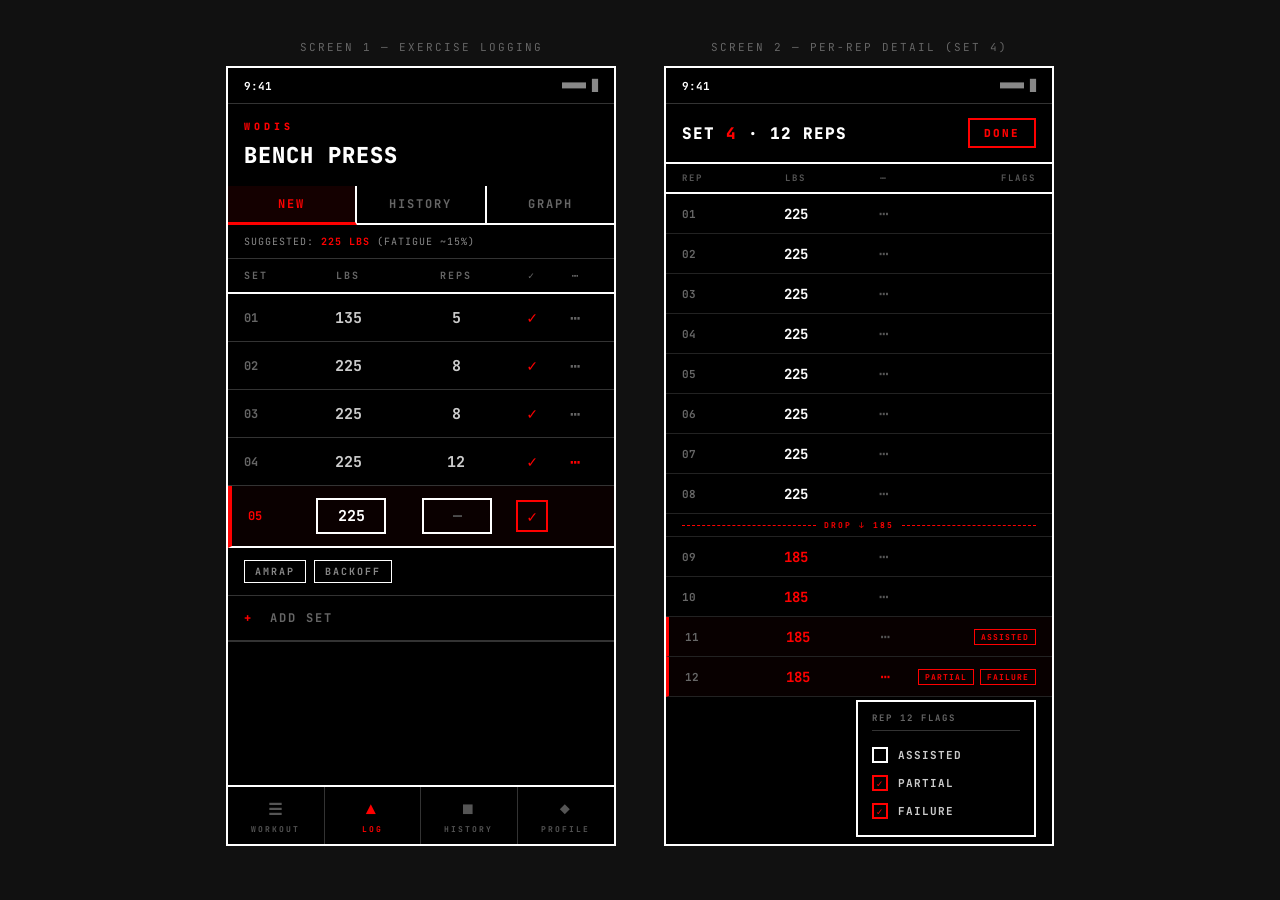
<file: designs/archive/design-1-brutalist.html>
<!DOCTYPE html>
<html lang="en">
<head>
<meta charset="UTF-8">
<meta name="viewport" content="width=device-width, initial-scale=1.0">
<title>WODIS — BRUTALIST PROTOTYPE</title>
<link rel="preconnect" href="https://fonts.googleapis.com">
<link rel="preconnect" href="https://fonts.gstatic.com" crossorigin>
<link href="https://fonts.googleapis.com/css2?family=JetBrains+Mono:wght@400;700;800&display=swap" rel="stylesheet">
<style>
  *, *::before, *::after {
    margin: 0;
    padding: 0;
    box-sizing: border-box;
  }

  html, body {
    background: #111;
    font-family: 'JetBrains Mono', monospace;
    color: #FFF;
    text-transform: uppercase;
    -webkit-font-smoothing: antialiased;
    min-height: 100vh;
  }

  /* --- LAYOUT WRAPPER --- */
  .prototype-wrapper {
    display: flex;
    gap: 48px;
    justify-content: center;
    align-items: flex-start;
    padding: 40px 20px;
    flex-wrap: wrap;
  }

  .screen-label {
    font-family: 'JetBrains Mono', monospace;
    font-size: 11px;
    color: #666;
    text-transform: uppercase;
    letter-spacing: 2px;
    margin-bottom: 12px;
    text-align: center;
  }

  /* --- PHONE FRAME --- */
  .phone-frame {
    width: 390px;
    height: 780px;
    background: #000;
    border: 2px solid #FFF;
    position: relative;
    overflow: hidden;
    flex-shrink: 0;
  }

  /* --- STATUS BAR --- */
  .status-bar {
    display: flex;
    justify-content: space-between;
    align-items: center;
    padding: 8px 16px;
    font-size: 11px;
    font-weight: 700;
    border-bottom: 1px solid #333;
    color: #888;
    height: 36px;
  }

  .status-bar .time { color: #FFF; }

  .status-icons {
    display: flex;
    gap: 6px;
    align-items: center;
  }

  .status-icons span { font-size: 10px; }

  /* --- APP HEADER --- */
  .app-header {
    padding: 16px 16px 0 16px;
  }

  .app-name {
    font-size: 10px;
    letter-spacing: 4px;
    color: #FF0000;
    font-weight: 800;
    margin-bottom: 8px;
  }

  .exercise-name {
    font-size: 22px;
    font-weight: 800;
    letter-spacing: 1px;
    color: #FFF;
    margin-bottom: 16px;
  }

  /* --- TABS --- */
  .tabs {
    display: flex;
    border-bottom: 2px solid #FFF;
  }

  .tab {
    flex: 1;
    padding: 10px 0;
    text-align: center;
    font-size: 12px;
    font-weight: 700;
    letter-spacing: 2px;
    color: #666;
    border-right: 2px solid #FFF;
    cursor: pointer;
    background: transparent;
    transition: none;
  }

  .tab:last-child { border-right: none; }

  .tab.active {
    color: #FF0000;
    background: rgba(255, 0, 0, 0.08);
    border-bottom: 3px solid #FF0000;
    margin-bottom: -2px;
  }

  /* --- SUGGESTION --- */
  .suggestion {
    padding: 10px 16px;
    font-size: 10px;
    color: #888;
    letter-spacing: 1px;
    border-bottom: 1px solid #333;
  }

  .suggestion span {
    color: #FF0000;
    font-weight: 700;
  }

  /* --- SET TABLE --- */
  .set-table {
    width: 100%;
  }

  .set-header {
    display: grid;
    grid-template-columns: 50px 1fr 1fr 44px 44px;
    padding: 10px 16px;
    border-bottom: 2px solid #FFF;
    font-size: 10px;
    font-weight: 700;
    letter-spacing: 2px;
    color: #666;
  }

  .set-header > div {
    display: flex;
    align-items: center;
  }

  .set-header > div:nth-child(2),
  .set-header > div:nth-child(3) {
    justify-content: center;
  }

  .set-header > div:nth-child(4),
  .set-header > div:nth-child(5) {
    justify-content: center;
  }

  .set-row {
    display: grid;
    grid-template-columns: 50px 1fr 1fr 44px 44px;
    padding: 12px 16px;
    border-bottom: 1px solid #333;
    font-size: 14px;
    font-weight: 400;
    align-items: center;
  }

  .set-row.completed {
    color: #CCC;
  }

  .set-row .set-num {
    font-weight: 700;
    font-size: 12px;
    color: #666;
  }

  .set-row .lbs,
  .set-row .reps {
    text-align: center;
    font-weight: 700;
    font-size: 15px;
  }

  .set-row .check {
    text-align: center;
    color: #FF0000;
    font-size: 16px;
    font-weight: 800;
  }

  .set-row .dots {
    text-align: center;
    color: #666;
    font-size: 18px;
    cursor: pointer;
    letter-spacing: 1px;
  }

  .set-row .dots:hover {
    color: #FF0000;
  }

  .set-row.has-detail .dots {
    color: #FF0000;
  }

  /* --- CURRENT INPUT ROW --- */
  .current-input-row {
    display: grid;
    grid-template-columns: 50px 1fr 1fr 44px 44px;
    padding: 12px 16px;
    border-bottom: 2px solid #FFF;
    border-left: 4px solid #FF0000;
    align-items: center;
    background: rgba(255, 0, 0, 0.04);
  }

  .current-input-row .set-num {
    font-weight: 700;
    font-size: 12px;
    color: #FF0000;
  }

  .input-field {
    background: transparent;
    border: 2px solid #FFF;
    color: #FFF;
    font-family: 'JetBrains Mono', monospace;
    font-size: 15px;
    font-weight: 700;
    text-align: center;
    padding: 6px 4px;
    width: 70px;
    margin: 0 auto;
    display: block;
    text-transform: uppercase;
    outline: none;
  }

  .input-field:focus {
    border-color: #FF0000;
  }

  .input-field::placeholder {
    color: #555;
  }

  .input-field.filled {
    color: #FFF;
  }

  .current-input-row .check-btn {
    width: 32px;
    height: 32px;
    background: transparent;
    border: 2px solid #FF0000;
    color: #FF0000;
    font-size: 16px;
    font-weight: 800;
    cursor: pointer;
    display: flex;
    align-items: center;
    justify-content: center;
    margin: 0 auto;
    font-family: 'JetBrains Mono', monospace;
  }

  .current-input-row .check-btn:hover {
    background: #FF0000;
    color: #000;
  }

  /* --- TAGS --- */
  .tags-row {
    display: flex;
    gap: 8px;
    padding: 12px 16px;
    border-bottom: 1px solid #333;
  }

  .tag-chip {
    border: 1px solid #FFF;
    padding: 4px 10px;
    font-size: 10px;
    font-weight: 700;
    letter-spacing: 2px;
    color: #888;
    cursor: pointer;
    background: transparent;
    font-family: 'JetBrains Mono', monospace;
    text-transform: uppercase;
  }

  .tag-chip:hover {
    border-color: #FF0000;
    color: #FF0000;
  }

  .tag-chip.selected {
    border-color: #FF0000;
    color: #FF0000;
    background: rgba(255, 0, 0, 0.1);
  }

  /* --- ADD SET --- */
  .add-set-btn {
    width: 100%;
    padding: 14px 16px;
    background: transparent;
    border: none;
    border-bottom: 2px solid #333;
    color: #666;
    font-family: 'JetBrains Mono', monospace;
    font-size: 12px;
    font-weight: 700;
    letter-spacing: 2px;
    text-transform: uppercase;
    cursor: pointer;
    text-align: left;
    padding-left: 16px;
  }

  .add-set-btn:hover {
    color: #FF0000;
    border-bottom-color: #FF0000;
  }

  .add-set-btn span {
    color: #FF0000;
    margin-right: 8px;
  }

  /* --- BOTTOM NAV --- */
  .bottom-nav {
    position: absolute;
    bottom: 0;
    left: 0;
    right: 0;
    display: grid;
    grid-template-columns: repeat(4, 1fr);
    border-top: 2px solid #FFF;
    background: #000;
  }

  .nav-item {
    padding: 12px 0 10px;
    text-align: center;
    font-size: 8px;
    font-weight: 700;
    letter-spacing: 2px;
    color: #555;
    cursor: pointer;
    border-right: 1px solid #333;
  }

  .nav-item:last-child { border-right: none; }

  .nav-item.active {
    color: #FF0000;
  }

  .nav-icon {
    font-size: 16px;
    margin-bottom: 4px;
    display: block;
  }

  /* ============================================
     SCREEN 2 -- PER-REP DETAIL
     ============================================ */

  .rep-header {
    display: flex;
    justify-content: space-between;
    align-items: center;
    padding: 14px 16px;
    border-bottom: 2px solid #FFF;
  }

  .rep-header-title {
    font-size: 16px;
    font-weight: 800;
    letter-spacing: 1px;
  }

  .rep-header-title span {
    color: #FF0000;
  }

  .done-btn {
    background: transparent;
    border: 2px solid #FF0000;
    color: #FF0000;
    font-family: 'JetBrains Mono', monospace;
    font-size: 11px;
    font-weight: 800;
    letter-spacing: 2px;
    padding: 6px 14px;
    cursor: pointer;
    text-transform: uppercase;
  }

  .done-btn:hover {
    background: #FF0000;
    color: #000;
  }

  /* --- REP TABLE --- */
  .rep-table-header {
    display: grid;
    grid-template-columns: 50px 1fr 50px 1fr;
    padding: 8px 16px;
    font-size: 9px;
    font-weight: 700;
    letter-spacing: 2px;
    color: #555;
    border-bottom: 2px solid #FFF;
  }

  .rep-table-header > div:nth-child(2) { text-align: center; }
  .rep-table-header > div:nth-child(3) { text-align: center; }
  .rep-table-header > div:nth-child(4) { text-align: right; }

  .rep-row {
    display: grid;
    grid-template-columns: 50px 1fr 50px 1fr;
    padding: 9px 16px;
    border-bottom: 1px solid #222;
    font-size: 13px;
    align-items: center;
  }

  .rep-row.flagged {
    border-left: 3px solid #FF0000;
    background: rgba(255, 0, 0, 0.03);
  }

  .rep-row .rep-num {
    font-weight: 700;
    font-size: 11px;
    color: #666;
  }

  .rep-row .rep-weight {
    text-align: center;
    font-weight: 700;
    font-size: 14px;
  }

  .rep-row .rep-weight.changed {
    color: #FF0000;
  }

  .rep-row .rep-dots {
    text-align: center;
    color: #555;
    font-size: 16px;
    cursor: pointer;
    letter-spacing: 1px;
  }

  .rep-row .rep-dots:hover { color: #FF0000; }

  .rep-flags {
    display: flex;
    gap: 6px;
    justify-content: flex-end;
  }

  .flag-badge {
    font-size: 8px;
    font-weight: 700;
    letter-spacing: 1px;
    padding: 2px 6px;
    border: 1px solid #FF0000;
    color: #FF0000;
  }

  /* --- POPOVER --- */
  .popover-anchor {
    position: relative;
  }

  .flag-popover {
    position: absolute;
    right: 16px;
    top: 100%;
    background: #000;
    border: 2px solid #FFF;
    padding: 10px 14px;
    z-index: 100;
    min-width: 180px;
    margin-top: 4px;
  }

  .flag-popover-title {
    font-size: 9px;
    font-weight: 700;
    letter-spacing: 2px;
    color: #666;
    margin-bottom: 10px;
    padding-bottom: 6px;
    border-bottom: 1px solid #333;
  }

  .flag-option {
    display: flex;
    align-items: center;
    gap: 10px;
    padding: 6px 0;
    font-size: 11px;
    font-weight: 700;
    letter-spacing: 1px;
    color: #CCC;
    cursor: pointer;
  }

  .flag-checkbox {
    width: 16px;
    height: 16px;
    border: 2px solid #FFF;
    display: flex;
    align-items: center;
    justify-content: center;
    flex-shrink: 0;
    font-size: 10px;
  }

  .flag-checkbox.checked {
    border-color: #FF0000;
    color: #FF0000;
  }

  .flag-option:hover .flag-checkbox {
    border-color: #FF0000;
  }

  /* --- DROPSET DIVIDER --- */
  .dropset-divider {
    display: flex;
    align-items: center;
    padding: 6px 16px;
    gap: 8px;
    border-bottom: 1px solid #222;
  }

  .dropset-divider::before {
    content: '';
    flex: 1;
    border-top: 1px dashed #FF0000;
  }

  .dropset-divider span {
    font-size: 8px;
    font-weight: 700;
    letter-spacing: 2px;
    color: #FF0000;
    white-space: nowrap;
  }

  .dropset-divider::after {
    content: '';
    flex: 1;
    border-top: 1px dashed #FF0000;
  }

  /* --- SCROLLABLE AREAS --- */
  .screen-content {
    overflow-y: auto;
    height: calc(100% - 36px - 52px);
  }

  .screen2-content {
    overflow-y: auto;
    height: calc(100% - 36px);
  }
</style>
</head>
<body>

<div class="prototype-wrapper">

  <!-- ==========================================
       SCREEN 1: EXERCISE LOGGING
       ========================================== -->
  <div>
    <div class="screen-label">Screen 1 &mdash; Exercise Logging</div>
    <div class="phone-frame">

      <!-- Status Bar -->
      <div class="status-bar">
        <span class="time">9:41</span>
        <div class="status-icons">
          <span>&#9632;&#9632;&#9632;&#9632;</span>
          <span>&#9608;</span>
        </div>
      </div>

      <div class="screen-content">
        <!-- App Header -->
        <div class="app-header">
          <div class="app-name">WODIS</div>
          <div class="exercise-name">BENCH PRESS</div>
        </div>

        <!-- Tabs -->
        <div class="tabs">
          <div class="tab active">NEW</div>
          <div class="tab">HISTORY</div>
          <div class="tab">GRAPH</div>
        </div>

        <!-- Suggestion -->
        <div class="suggestion">
          SUGGESTED: <span>225 LBS</span> (FATIGUE ~15%)
        </div>

        <!-- Set Table Header -->
        <div class="set-header">
          <div>SET</div>
          <div>LBS</div>
          <div>REPS</div>
          <div>&#10003;</div>
          <div>&#8943;</div>
        </div>

        <!-- Set 1 -->
        <div class="set-row completed">
          <div class="set-num">01</div>
          <div class="lbs">135</div>
          <div class="reps">5</div>
          <div class="check">&#10003;</div>
          <div class="dots">&#8943;</div>
        </div>

        <!-- Set 2 -->
        <div class="set-row completed">
          <div class="set-num">02</div>
          <div class="lbs">225</div>
          <div class="reps">8</div>
          <div class="check">&#10003;</div>
          <div class="dots">&#8943;</div>
        </div>

        <!-- Set 3 -->
        <div class="set-row completed">
          <div class="set-num">03</div>
          <div class="lbs">225</div>
          <div class="reps">8</div>
          <div class="check">&#10003;</div>
          <div class="dots">&#8943;</div>
        </div>

        <!-- Set 4 (has per-rep detail) -->
        <div class="set-row completed has-detail">
          <div class="set-num">04</div>
          <div class="lbs">225</div>
          <div class="reps">12</div>
          <div class="check">&#10003;</div>
          <div class="dots">&#8943;</div>
        </div>

        <!-- Current Input Row (Set 5) -->
        <div class="current-input-row">
          <div class="set-num">05</div>
          <div><input class="input-field filled" type="text" value="225" readonly></div>
          <div><input class="input-field" type="text" placeholder="&#8212;" readonly></div>
          <div>
            <button class="check-btn">&#10003;</button>
          </div>
          <div></div>
        </div>

        <!-- Tags -->
        <div class="tags-row">
          <div class="tag-chip">AMRAP</div>
          <div class="tag-chip">BACKOFF</div>
        </div>

        <!-- Add Set -->
        <button class="add-set-btn">
          <span>+</span> ADD SET
        </button>
      </div>

      <!-- Bottom Nav -->
      <div class="bottom-nav">
        <div class="nav-item">
          <span class="nav-icon">&#9776;</span>
          WORKOUT
        </div>
        <div class="nav-item active">
          <span class="nav-icon">&#9650;</span>
          LOG
        </div>
        <div class="nav-item">
          <span class="nav-icon">&#9632;</span>
          HISTORY
        </div>
        <div class="nav-item">
          <span class="nav-icon">&#9670;</span>
          PROFILE
        </div>
      </div>

    </div>
  </div>

  <!-- ==========================================
       SCREEN 2: PER-REP DETAIL
       ========================================== -->
  <div>
    <div class="screen-label">Screen 2 &mdash; Per-Rep Detail (Set 4)</div>
    <div class="phone-frame">

      <!-- Status Bar -->
      <div class="status-bar">
        <span class="time">9:41</span>
        <div class="status-icons">
          <span>&#9632;&#9632;&#9632;&#9632;</span>
          <span>&#9608;</span>
        </div>
      </div>

      <div class="screen2-content">
        <!-- Rep Header -->
        <div class="rep-header">
          <div class="rep-header-title">SET <span>4</span> &middot; 12 REPS</div>
          <button class="done-btn">DONE</button>
        </div>

        <!-- Rep Table Header -->
        <div class="rep-table-header">
          <div>REP</div>
          <div>LBS</div>
          <div>&#8943;</div>
          <div>FLAGS</div>
        </div>

        <!-- Rep 1 -->
        <div class="rep-row">
          <div class="rep-num">01</div>
          <div class="rep-weight">225</div>
          <div class="rep-dots">&#8943;</div>
          <div class="rep-flags"></div>
        </div>

        <!-- Rep 2 -->
        <div class="rep-row">
          <div class="rep-num">02</div>
          <div class="rep-weight">225</div>
          <div class="rep-dots">&#8943;</div>
          <div class="rep-flags"></div>
        </div>

        <!-- Rep 3 -->
        <div class="rep-row">
          <div class="rep-num">03</div>
          <div class="rep-weight">225</div>
          <div class="rep-dots">&#8943;</div>
          <div class="rep-flags"></div>
        </div>

        <!-- Rep 4 -->
        <div class="rep-row">
          <div class="rep-num">04</div>
          <div class="rep-weight">225</div>
          <div class="rep-dots">&#8943;</div>
          <div class="rep-flags"></div>
        </div>

        <!-- Rep 5 -->
        <div class="rep-row">
          <div class="rep-num">05</div>
          <div class="rep-weight">225</div>
          <div class="rep-dots">&#8943;</div>
          <div class="rep-flags"></div>
        </div>

        <!-- Rep 6 -->
        <div class="rep-row">
          <div class="rep-num">06</div>
          <div class="rep-weight">225</div>
          <div class="rep-dots">&#8943;</div>
          <div class="rep-flags"></div>
        </div>

        <!-- Rep 7 -->
        <div class="rep-row">
          <div class="rep-num">07</div>
          <div class="rep-weight">225</div>
          <div class="rep-dots">&#8943;</div>
          <div class="rep-flags"></div>
        </div>

        <!-- Rep 8 -->
        <div class="rep-row">
          <div class="rep-num">08</div>
          <div class="rep-weight">225</div>
          <div class="rep-dots">&#8943;</div>
          <div class="rep-flags"></div>
        </div>

        <!-- Dropset Divider -->
        <div class="dropset-divider">
          <span>DROP &#8595; 185</span>
        </div>

        <!-- Rep 9 -->
        <div class="rep-row">
          <div class="rep-num">09</div>
          <div class="rep-weight changed">185</div>
          <div class="rep-dots">&#8943;</div>
          <div class="rep-flags"></div>
        </div>

        <!-- Rep 10 -->
        <div class="rep-row">
          <div class="rep-num">10</div>
          <div class="rep-weight changed">185</div>
          <div class="rep-dots">&#8943;</div>
          <div class="rep-flags"></div>
        </div>

        <!-- Rep 11 (flagged: assisted) -->
        <div class="rep-row flagged">
          <div class="rep-num">11</div>
          <div class="rep-weight changed">185</div>
          <div class="rep-dots">&#8943;</div>
          <div class="rep-flags">
            <span class="flag-badge">ASSISTED</span>
          </div>
        </div>

        <!-- Rep 12 (flagged: partial, failure) + popover shown -->
        <div class="rep-row flagged popover-anchor">
          <div class="rep-num">12</div>
          <div class="rep-weight changed">185</div>
          <div class="rep-dots" style="color: #FF0000;">&#8943;</div>
          <div class="rep-flags">
            <span class="flag-badge">PARTIAL</span>
            <span class="flag-badge">FAILURE</span>
          </div>

          <!-- Flag Popover (shown state) -->
          <div class="flag-popover">
            <div class="flag-popover-title">REP 12 FLAGS</div>
            <div class="flag-option">
              <div class="flag-checkbox">&nbsp;</div>
              ASSISTED
            </div>
            <div class="flag-option">
              <div class="flag-checkbox checked">&#10003;</div>
              PARTIAL
            </div>
            <div class="flag-option">
              <div class="flag-checkbox checked">&#10003;</div>
              FAILURE
            </div>
          </div>
        </div>

      </div>
    </div>
  </div>

</div>

</body>
</html>
</file>
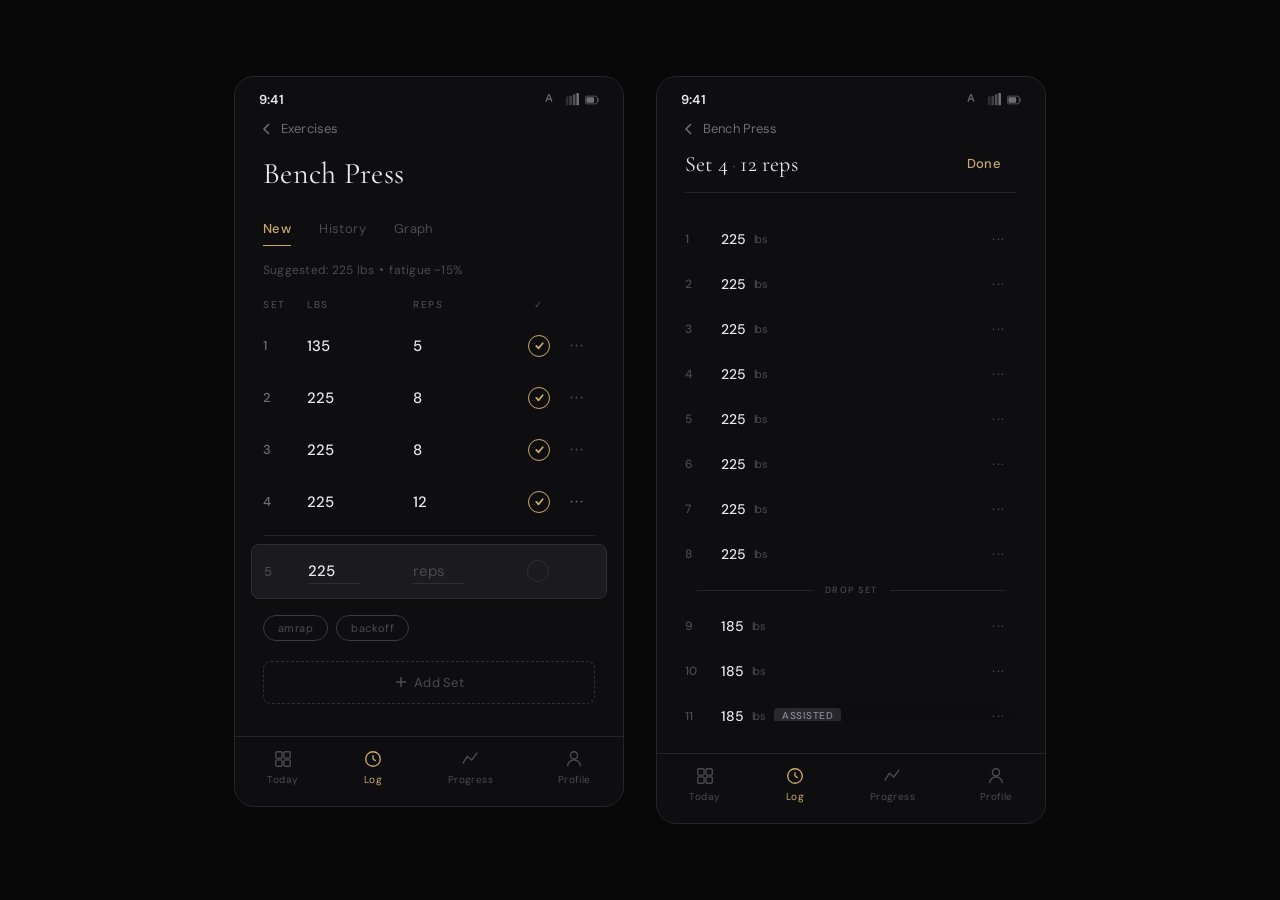
<file: designs/archive/design-2-luxury.html>
<!DOCTYPE html>
<html lang="en">
<head>
<meta charset="UTF-8">
<meta name="viewport" content="width=device-width, initial-scale=1.0">
<title>WODIS — Luxury Minimal Prototype</title>
<link rel="preconnect" href="https://fonts.googleapis.com">
<link rel="preconnect" href="https://fonts.gstatic.com" crossorigin>
<link href="https://fonts.googleapis.com/css2?family=Cormorant+Garamond:ital,wght@0,300;0,400;0,500;0,600&family=DM+Sans:ital,opsz,wght@0,9..40,300;0,9..40,400;0,9..40,500;0,9..40,600&display=swap" rel="stylesheet">
<style>
  /* ── Reset & Base ─────────────────────────────── */
  *, *::before, *::after { margin: 0; padding: 0; box-sizing: border-box; }

  :root {
    --bg-deep:    #0E0E10;
    --bg-card:    #1A1A1F;
    --bg-elevated:#222228;
    --border:     #2E2E34;
    --border-faint:#242429;
    --text-primary:   #E8E8ED;
    --text-secondary: #6E6E73;
    --text-tertiary:  #4A4A50;
    --accent-gold:    #C9A96E;
    --accent-gold-dim:#C9A96E33;
    --tag-border:     #3A3A40;
    --success-subtle: #C9A96E;
    --popover-shadow: 0 8px 32px rgba(0,0,0,0.55), 0 2px 8px rgba(0,0,0,0.3);
    --radius: 8px;
    --radius-sm: 6px;
    --font-serif: 'Cormorant Garamond', 'Georgia', serif;
    --font-sans:  'DM Sans', -apple-system, 'Helvetica Neue', sans-serif;
  }

  body {
    background: #080809;
    font-family: var(--font-sans);
    color: var(--text-primary);
    -webkit-font-smoothing: antialiased;
    -moz-osx-font-smoothing: grayscale;
    display: flex;
    justify-content: center;
    align-items: flex-start;
    min-height: 100vh;
    padding: 40px 20px;
    gap: 32px;
  }

  /* ── Screen Container ─────────────────────────── */
  .screen {
    width: 390px;
    min-width: 390px;
    background: var(--bg-deep);
    border-radius: 20px;
    overflow: hidden;
    border: 1px solid var(--border-faint);
    position: relative;
  }

  .screen-label {
    font-family: var(--font-sans);
    font-size: 10px;
    font-weight: 500;
    letter-spacing: 2px;
    text-transform: uppercase;
    color: var(--text-tertiary);
    text-align: center;
    padding: 16px 0 0;
    position: absolute;
    top: -32px;
    left: 0;
    right: 0;
  }

  /* ── Status Bar ───────────────────────────────── */
  .status-bar {
    display: flex;
    justify-content: space-between;
    align-items: center;
    padding: 14px 24px 8px;
    font-size: 12px;
    font-weight: 500;
    color: var(--text-secondary);
    letter-spacing: 0.02em;
  }
  .status-bar .time { font-weight: 600; color: var(--text-primary); font-size: 13px; }
  .status-icons { display: flex; gap: 6px; align-items: center; }
  .status-icons svg { width: 14px; height: 14px; fill: var(--text-secondary); }

  /* ── Nav / Back ───────────────────────────────── */
  .nav-back {
    padding: 4px 24px 0;
    display: flex;
    align-items: center;
    gap: 6px;
    font-size: 13px;
    color: var(--text-secondary);
    letter-spacing: 0.01em;
  }
  .nav-back svg { width: 16px; height: 16px; stroke: var(--text-secondary); fill: none; stroke-width: 1.5; }

  /* ── Exercise Title ───────────────────────────── */
  .exercise-title {
    font-family: var(--font-serif);
    font-weight: 400;
    font-size: 30px;
    letter-spacing: 0.01em;
    color: var(--text-primary);
    padding: 20px 28px 4px;
    line-height: 1.15;
  }

  /* ── Tabs ──────────────────────────────────────── */
  .tabs {
    display: flex;
    gap: 0;
    padding: 16px 28px 0;
  }
  .tab {
    font-family: var(--font-sans);
    font-size: 13px;
    font-weight: 400;
    letter-spacing: 0.03em;
    color: var(--text-tertiary);
    padding: 8px 0;
    margin-right: 28px;
    border-bottom: 1.5px solid transparent;
    cursor: pointer;
    transition: color 0.2s, border-color 0.2s;
  }
  .tab.active {
    color: var(--accent-gold);
    border-bottom-color: var(--accent-gold);
    font-weight: 500;
  }

  /* ── Suggestion Line ──────────────────────────── */
  .suggestion {
    padding: 16px 28px 0;
    font-size: 12px;
    color: var(--text-tertiary);
    letter-spacing: 0.02em;
    display: flex;
    align-items: center;
    gap: 6px;
  }
  .suggestion .dot {
    width: 3px;
    height: 3px;
    border-radius: 50%;
    background: var(--text-tertiary);
    display: inline-block;
  }

  /* ── Set Table ────────────────────────────────── */
  .set-table {
    padding: 20px 16px 0;
  }

  .set-header {
    display: grid;
    grid-template-columns: 44px 1fr 1fr 40px 36px;
    padding: 0 12px 10px;
    font-size: 10px;
    font-weight: 500;
    letter-spacing: 1.5px;
    text-transform: uppercase;
    color: var(--text-tertiary);
  }
  .set-header .col-check,
  .set-header .col-detail { text-align: center; }

  .set-row {
    display: grid;
    grid-template-columns: 44px 1fr 1fr 40px 36px;
    align-items: center;
    padding: 14px 12px;
    border-radius: var(--radius-sm);
    margin-bottom: 2px;
    transition: background 0.15s;
  }
  .set-row:hover { background: #15151A; }

  .set-row.completed { }

  .set-num {
    font-size: 13px;
    font-weight: 500;
    color: var(--text-secondary);
    font-variant-numeric: tabular-nums;
  }

  .set-val {
    font-size: 15px;
    font-weight: 500;
    color: var(--text-primary);
    font-variant-numeric: tabular-nums;
    letter-spacing: -0.01em;
  }
  .set-val .unit {
    font-size: 11px;
    font-weight: 400;
    color: var(--text-tertiary);
    margin-left: 2px;
  }

  /* ── Check Circle ─────────────────────────────── */
  .check-circle {
    width: 22px;
    height: 22px;
    border-radius: 50%;
    border: 1.5px solid var(--border);
    display: flex;
    align-items: center;
    justify-content: center;
    margin: 0 auto;
    transition: border-color 0.2s;
  }
  .check-circle.done {
    border-color: var(--accent-gold);
  }
  .check-circle.done svg {
    stroke: var(--accent-gold);
  }
  .check-circle svg {
    width: 11px;
    height: 11px;
    fill: none;
    stroke: transparent;
    stroke-width: 2;
    stroke-linecap: round;
    stroke-linejoin: round;
  }

  /* ── Detail Dots ──────────────────────────────── */
  .detail-dots {
    text-align: center;
    font-size: 16px;
    letter-spacing: 2px;
    color: var(--text-tertiary);
    cursor: pointer;
    transition: color 0.2s;
    line-height: 1;
  }
  .detail-dots:hover { color: var(--text-secondary); }

  /* ── Divider ──────────────────────────────────── */
  .divider {
    height: 1px;
    background: var(--border-faint);
    margin: 8px 28px;
  }

  /* ── Current Set Input ────────────────────────── */
  .current-set {
    display: grid;
    grid-template-columns: 44px 1fr 1fr 40px 36px;
    align-items: center;
    padding: 14px 12px;
    margin: 0 16px;
    background: var(--bg-card);
    border: 1px solid var(--border);
    border-radius: var(--radius);
  }

  .input-field {
    background: transparent;
    border: none;
    border-bottom: 1px solid var(--border);
    color: var(--text-primary);
    font-family: var(--font-sans);
    font-size: 15px;
    font-weight: 500;
    font-variant-numeric: tabular-nums;
    width: 60px;
    padding: 2px 0;
    outline: none;
    transition: border-color 0.2s;
    letter-spacing: -0.01em;
  }
  .input-field:focus { border-bottom-color: var(--accent-gold); }
  .input-field::placeholder {
    color: var(--text-tertiary);
    font-weight: 400;
  }
  .input-field .unit {
    font-size: 11px;
    color: var(--text-tertiary);
  }

  /* ── Tags ──────────────────────────────────────── */
  .tags-row {
    display: flex;
    gap: 8px;
    padding: 16px 28px 0;
  }
  .tag {
    font-size: 11px;
    font-weight: 400;
    letter-spacing: 0.04em;
    text-transform: lowercase;
    color: var(--text-tertiary);
    border: 1px solid var(--tag-border);
    border-radius: 20px;
    padding: 5px 14px;
    cursor: pointer;
    transition: color 0.2s, border-color 0.2s;
  }
  .tag:hover {
    color: var(--text-secondary);
    border-color: var(--text-tertiary);
  }

  /* ── Add Set Button ───────────────────────────── */
  .add-set {
    padding: 20px 28px 28px;
  }
  .add-set-btn {
    display: flex;
    align-items: center;
    justify-content: center;
    gap: 6px;
    width: 100%;
    padding: 12px;
    background: transparent;
    border: 1px dashed var(--border);
    border-radius: var(--radius);
    color: var(--text-tertiary);
    font-family: var(--font-sans);
    font-size: 13px;
    font-weight: 400;
    letter-spacing: 0.02em;
    cursor: pointer;
    transition: border-color 0.2s, color 0.2s;
  }
  .add-set-btn:hover {
    border-color: var(--text-tertiary);
    color: var(--text-secondary);
  }
  .add-set-btn svg {
    width: 14px;
    height: 14px;
    stroke: currentColor;
    fill: none;
    stroke-width: 1.5;
  }

  /* ── Bottom Nav ───────────────────────────────── */
  .bottom-nav {
    display: flex;
    justify-content: space-around;
    align-items: center;
    padding: 12px 0 20px;
    border-top: 1px solid var(--border-faint);
    margin-top: 4px;
  }
  .bottom-nav-item {
    display: flex;
    flex-direction: column;
    align-items: center;
    gap: 4px;
    font-size: 10px;
    color: var(--text-tertiary);
    letter-spacing: 0.04em;
  }
  .bottom-nav-item.active { color: var(--accent-gold); }
  .bottom-nav-item svg {
    width: 20px;
    height: 20px;
    stroke: currentColor;
    fill: none;
    stroke-width: 1.5;
  }

  /* ══════════════════════════════════════════════════
     SCREEN 2 — Per-Rep Detail
     ══════════════════════════════════════════════════ */

  .rep-header {
    display: flex;
    justify-content: space-between;
    align-items: center;
    padding: 12px 28px 0;
  }
  .rep-header-title {
    font-family: var(--font-serif);
    font-size: 22px;
    font-weight: 400;
    color: var(--text-primary);
    letter-spacing: 0.01em;
  }
  .rep-header-title .sep {
    color: var(--text-tertiary);
    margin: 0 4px;
    font-weight: 300;
  }
  .done-btn {
    font-family: var(--font-sans);
    font-size: 13px;
    font-weight: 500;
    color: var(--accent-gold);
    cursor: pointer;
    letter-spacing: 0.02em;
    padding: 6px 16px;
    border-radius: var(--radius-sm);
    transition: background 0.15s;
  }
  .done-btn:hover { background: var(--accent-gold-dim); }

  /* ── Rep List ──────────────────────────────────── */
  .rep-list {
    padding: 16px 16px 0;
  }

  .rep-row {
    display: grid;
    grid-template-columns: 36px 1fr 36px;
    align-items: center;
    padding: 13px 12px;
    border-radius: var(--radius-sm);
    margin-bottom: 1px;
    transition: background 0.15s;
  }
  .rep-row:hover { background: #15151A; }

  .rep-num {
    font-size: 12px;
    font-weight: 500;
    color: var(--text-tertiary);
    font-variant-numeric: tabular-nums;
  }

  .rep-weight {
    font-size: 14px;
    font-weight: 500;
    color: var(--text-primary);
    font-variant-numeric: tabular-nums;
    letter-spacing: -0.01em;
    display: flex;
    align-items: center;
    gap: 8px;
  }
  .rep-weight .unit {
    font-size: 11px;
    font-weight: 400;
    color: var(--text-tertiary);
  }

  /* ── Flags ─────────────────────────────────────── */
  .flag {
    display: inline-flex;
    align-items: center;
    font-size: 10px;
    font-weight: 500;
    letter-spacing: 0.05em;
    text-transform: uppercase;
    padding: 3px 8px;
    border-radius: 4px;
    line-height: 1;
  }
  .flag-assisted {
    color: #8B8B93;
    background: #28282E;
  }
  .flag-partial {
    color: #A08A5B;
    background: #C9A96E18;
  }
  .flag-failure {
    color: #9B6B6B;
    background: #9B6B6B18;
  }

  .rep-dots {
    text-align: center;
    font-size: 14px;
    letter-spacing: 1.5px;
    color: var(--text-tertiary);
    cursor: pointer;
    transition: color 0.2s;
  }
  .rep-dots:hover { color: var(--text-secondary); }

  /* ── Drop-set Divider ─────────────────────────── */
  .dropset-divider {
    display: flex;
    align-items: center;
    gap: 12px;
    padding: 4px 24px;
    margin: 4px 0;
  }
  .dropset-divider::before,
  .dropset-divider::after {
    content: '';
    flex: 1;
    height: 1px;
    background: var(--border-faint);
  }
  .dropset-label {
    font-size: 9px;
    font-weight: 500;
    letter-spacing: 1.5px;
    text-transform: uppercase;
    color: var(--text-tertiary);
    white-space: nowrap;
  }

  /* ── Flag Popover ─────────────────────────────── */
  .popover-anchor { position: relative; }

  .flag-popover {
    position: absolute;
    top: -8px;
    right: 40px;
    width: 160px;
    background: var(--bg-elevated);
    border: 1px solid var(--border);
    border-radius: var(--radius);
    box-shadow: var(--popover-shadow);
    z-index: 100;
    overflow: hidden;
  }
  .popover-item {
    display: flex;
    align-items: center;
    gap: 10px;
    padding: 11px 16px;
    font-size: 12px;
    font-weight: 400;
    color: var(--text-secondary);
    letter-spacing: 0.02em;
    cursor: pointer;
    transition: background 0.12s, color 0.12s;
  }
  .popover-item:hover {
    background: #2A2A30;
    color: var(--text-primary);
  }
  .popover-item + .popover-item {
    border-top: 1px solid var(--border-faint);
  }
  .popover-item svg {
    width: 14px;
    height: 14px;
    stroke: currentColor;
    fill: none;
    stroke-width: 1.5;
    flex-shrink: 0;
  }

  /* ── Scroll area for rep list ──────────────────── */
  .rep-scroll {
    max-height: 520px;
    overflow-y: auto;
    scrollbar-width: thin;
    scrollbar-color: var(--border) transparent;
  }
  .rep-scroll::-webkit-scrollbar { width: 3px; }
  .rep-scroll::-webkit-scrollbar-track { background: transparent; }
  .rep-scroll::-webkit-scrollbar-thumb { background: var(--border); border-radius: 2px; }

  /* ── Responsive wrap ──────────────────────────── */
  @media (max-width: 850px) {
    body {
      flex-direction: column;
      align-items: center;
    }
  }
</style>
</head>
<body>

<!-- ════════════════════════════════════════════════════════════════
     SCREEN 1 — Exercise Logging (New tab)
     ════════════════════════════════════════════════════════════════ -->
<div class="screen" style="margin-top: 36px;">
  <div class="screen-label">Exercise Logging</div>

  <!-- Status Bar -->
  <div class="status-bar">
    <span class="time">9:41</span>
    <div class="status-icons">
      <svg viewBox="0 0 16 16"><path d="M1 10l3-8h1l3 8M2.5 7h4" stroke="currentColor" fill="none" stroke-width="1.2"/></svg>
      <svg viewBox="0 0 16 16"><rect x="1" y="4" width="3" height="10" rx="0.5" fill="currentColor" opacity="0.35"/><rect x="5" y="3" width="3" height="11" rx="0.5" fill="currentColor" opacity="0.5"/><rect x="9" y="1.5" width="3" height="12.5" rx="0.5" fill="currentColor" opacity="0.7"/><rect x="13" y="0" width="3" height="14" rx="0.5" fill="currentColor"/></svg>
      <svg viewBox="0 0 20 12"><rect x="0.5" y="0.5" width="17" height="11" rx="2" stroke="currentColor" stroke-width="1" fill="none"/><rect x="18" y="3.5" width="2" height="5" rx="0.5" fill="currentColor" opacity="0.5"/><rect x="2" y="2" width="11" height="8" rx="1" fill="currentColor"/></svg>
    </div>
  </div>

  <!-- Nav Back -->
  <div class="nav-back">
    <svg viewBox="0 0 16 16"><polyline points="10,3 5,8 10,13"/></svg>
    <span>Exercises</span>
  </div>

  <!-- Exercise Title -->
  <div class="exercise-title">Bench Press</div>

  <!-- Tabs -->
  <div class="tabs">
    <div class="tab active">New</div>
    <div class="tab">History</div>
    <div class="tab">Graph</div>
  </div>

  <!-- Suggestion -->
  <div class="suggestion">
    Suggested: 225 lbs <span class="dot"></span> fatigue ~15%
  </div>

  <!-- Set Table -->
  <div class="set-table">
    <!-- Header -->
    <div class="set-header">
      <span>Set</span>
      <span>Lbs</span>
      <span>Reps</span>
      <span class="col-check">&check;</span>
      <span class="col-detail"></span>
    </div>

    <!-- Set 1 -->
    <div class="set-row completed">
      <span class="set-num">1</span>
      <span class="set-val">135</span>
      <span class="set-val">5</span>
      <span>
        <div class="check-circle done">
          <svg viewBox="0 0 12 12"><polyline points="2.5,6.5 5,9 9.5,3.5"/></svg>
        </div>
      </span>
      <span class="detail-dots">&middot;&middot;&middot;</span>
    </div>

    <!-- Set 2 -->
    <div class="set-row completed">
      <span class="set-num">2</span>
      <span class="set-val">225</span>
      <span class="set-val">8</span>
      <span>
        <div class="check-circle done">
          <svg viewBox="0 0 12 12"><polyline points="2.5,6.5 5,9 9.5,3.5"/></svg>
        </div>
      </span>
      <span class="detail-dots">&middot;&middot;&middot;</span>
    </div>

    <!-- Set 3 -->
    <div class="set-row completed">
      <span class="set-num">3</span>
      <span class="set-val">225</span>
      <span class="set-val">8</span>
      <span>
        <div class="check-circle done">
          <svg viewBox="0 0 12 12"><polyline points="2.5,6.5 5,9 9.5,3.5"/></svg>
        </div>
      </span>
      <span class="detail-dots">&middot;&middot;&middot;</span>
    </div>

    <!-- Set 4 (has per-rep data) -->
    <div class="set-row completed">
      <span class="set-num">4</span>
      <span class="set-val">225</span>
      <span class="set-val">12</span>
      <span>
        <div class="check-circle done">
          <svg viewBox="0 0 12 12"><polyline points="2.5,6.5 5,9 9.5,3.5"/></svg>
        </div>
      </span>
      <span class="detail-dots" style="color: var(--text-secondary);">&middot;&middot;&middot;</span>
    </div>
  </div>

  <!-- Divider -->
  <div class="divider"></div>

  <!-- Current Set Input -->
  <div class="current-set">
    <span class="set-num" style="color: var(--text-tertiary);">5</span>
    <span>
      <input class="input-field" type="text" value="225" style="width: 52px;">
    </span>
    <span>
      <input class="input-field" type="text" placeholder="reps" style="width: 52px;">
    </span>
    <span>
      <div class="check-circle">
        <svg viewBox="0 0 12 12"><polyline points="2.5,6.5 5,9 9.5,3.5"/></svg>
      </div>
    </span>
    <span></span>
  </div>

  <!-- Tags -->
  <div class="tags-row">
    <div class="tag">amrap</div>
    <div class="tag">backoff</div>
  </div>

  <!-- Add Set -->
  <div class="add-set">
    <button class="add-set-btn">
      <svg viewBox="0 0 14 14"><line x1="7" y1="2" x2="7" y2="12"/><line x1="2" y1="7" x2="12" y2="7"/></svg>
      Add Set
    </button>
  </div>

  <!-- Bottom Nav -->
  <div class="bottom-nav">
    <div class="bottom-nav-item">
      <svg viewBox="0 0 22 22"><rect x="3" y="3" width="7" height="7" rx="1.5"/><rect x="12" y="3" width="7" height="7" rx="1.5"/><rect x="3" y="12" width="7" height="7" rx="1.5"/><rect x="12" y="12" width="7" height="7" rx="1.5"/></svg>
      <span>Today</span>
    </div>
    <div class="bottom-nav-item active">
      <svg viewBox="0 0 22 22"><circle cx="11" cy="11" r="8"/><line x1="11" y1="7" x2="11" y2="11"/><line x1="11" y1="11" x2="14" y2="13"/></svg>
      <span>Log</span>
    </div>
    <div class="bottom-nav-item">
      <svg viewBox="0 0 22 22"><polyline points="3,16 8,8 13,12 19,4"/></svg>
      <span>Progress</span>
    </div>
    <div class="bottom-nav-item">
      <svg viewBox="0 0 22 22"><circle cx="11" cy="7" r="4"/><path d="M4 19c0-3.87 3.13-7 7-7s7 3.13 7 7"/></svg>
      <span>Profile</span>
    </div>
  </div>
</div>


<!-- ════════════════════════════════════════════════════════════════
     SCREEN 2 — Per-Rep Detail (Set 4)
     ════════════════════════════════════════════════════════════════ -->
<div class="screen" style="margin-top: 36px;">
  <div class="screen-label">Per-Rep Detail</div>

  <!-- Status Bar -->
  <div class="status-bar">
    <span class="time">9:41</span>
    <div class="status-icons">
      <svg viewBox="0 0 16 16"><path d="M1 10l3-8h1l3 8M2.5 7h4" stroke="currentColor" fill="none" stroke-width="1.2"/></svg>
      <svg viewBox="0 0 16 16"><rect x="1" y="4" width="3" height="10" rx="0.5" fill="currentColor" opacity="0.35"/><rect x="5" y="3" width="3" height="11" rx="0.5" fill="currentColor" opacity="0.5"/><rect x="9" y="1.5" width="3" height="12.5" rx="0.5" fill="currentColor" opacity="0.7"/><rect x="13" y="0" width="3" height="14" rx="0.5" fill="currentColor"/></svg>
      <svg viewBox="0 0 20 12"><rect x="0.5" y="0.5" width="17" height="11" rx="2" stroke="currentColor" stroke-width="1" fill="none"/><rect x="18" y="3.5" width="2" height="5" rx="0.5" fill="currentColor" opacity="0.5"/><rect x="2" y="2" width="11" height="8" rx="1" fill="currentColor"/></svg>
    </div>
  </div>

  <!-- Nav Back -->
  <div class="nav-back">
    <svg viewBox="0 0 16 16"><polyline points="10,3 5,8 10,13"/></svg>
    <span>Bench Press</span>
  </div>

  <!-- Rep Header -->
  <div class="rep-header">
    <div class="rep-header-title">Set 4<span class="sep">&middot;</span>12 reps</div>
    <div class="done-btn">Done</div>
  </div>

  <!-- Divider -->
  <div class="divider" style="margin-top: 14px;"></div>

  <!-- Rep List -->
  <div class="rep-scroll">
    <div class="rep-list">

      <!-- Rep 1 -->
      <div class="rep-row">
        <span class="rep-num">1</span>
        <span class="rep-weight">225<span class="unit">lbs</span></span>
        <span class="rep-dots">&middot;&middot;&middot;</span>
      </div>

      <!-- Rep 2 -->
      <div class="rep-row">
        <span class="rep-num">2</span>
        <span class="rep-weight">225<span class="unit">lbs</span></span>
        <span class="rep-dots">&middot;&middot;&middot;</span>
      </div>

      <!-- Rep 3 -->
      <div class="rep-row">
        <span class="rep-num">3</span>
        <span class="rep-weight">225<span class="unit">lbs</span></span>
        <span class="rep-dots">&middot;&middot;&middot;</span>
      </div>

      <!-- Rep 4 -->
      <div class="rep-row">
        <span class="rep-num">4</span>
        <span class="rep-weight">225<span class="unit">lbs</span></span>
        <span class="rep-dots">&middot;&middot;&middot;</span>
      </div>

      <!-- Rep 5 -->
      <div class="rep-row">
        <span class="rep-num">5</span>
        <span class="rep-weight">225<span class="unit">lbs</span></span>
        <span class="rep-dots">&middot;&middot;&middot;</span>
      </div>

      <!-- Rep 6 -->
      <div class="rep-row">
        <span class="rep-num">6</span>
        <span class="rep-weight">225<span class="unit">lbs</span></span>
        <span class="rep-dots">&middot;&middot;&middot;</span>
      </div>

      <!-- Rep 7 -->
      <div class="rep-row">
        <span class="rep-num">7</span>
        <span class="rep-weight">225<span class="unit">lbs</span></span>
        <span class="rep-dots">&middot;&middot;&middot;</span>
      </div>

      <!-- Rep 8 -->
      <div class="rep-row">
        <span class="rep-num">8</span>
        <span class="rep-weight">225<span class="unit">lbs</span></span>
        <span class="rep-dots">&middot;&middot;&middot;</span>
      </div>

      <!-- Dropset Divider -->
      <div class="dropset-divider">
        <span class="dropset-label">drop set</span>
      </div>

      <!-- Rep 9 — 185 lbs -->
      <div class="rep-row">
        <span class="rep-num">9</span>
        <span class="rep-weight">185<span class="unit">lbs</span></span>
        <span class="rep-dots">&middot;&middot;&middot;</span>
      </div>

      <!-- Rep 10 — 185 lbs -->
      <div class="rep-row">
        <span class="rep-num">10</span>
        <span class="rep-weight">185<span class="unit">lbs</span></span>
        <span class="rep-dots">&middot;&middot;&middot;</span>
      </div>

      <!-- Rep 11 — 185 lbs, assisted -->
      <div class="rep-row">
        <span class="rep-num">11</span>
        <span class="rep-weight">
          185<span class="unit">lbs</span>
          <span class="flag flag-assisted">assisted</span>
        </span>
        <span class="rep-dots">&middot;&middot;&middot;</span>
      </div>

      <!-- Rep 12 — 185 lbs, partial + failure, with popover -->
      <div class="rep-row popover-anchor">
        <span class="rep-num">12</span>
        <span class="rep-weight">
          185<span class="unit">lbs</span>
          <span class="flag flag-partial">partial</span>
          <span class="flag flag-failure">failure</span>
        </span>
        <span class="rep-dots" style="color: var(--text-secondary);">&middot;&middot;&middot;</span>

        <!-- Flag Popover -->
        <div class="flag-popover">
          <div class="popover-item">
            <svg viewBox="0 0 16 16"><circle cx="8" cy="8" r="6"/></svg>
            Normal
          </div>
          <div class="popover-item" style="color: var(--text-primary);">
            <svg viewBox="0 0 16 16"><path d="M8 3v6M8 12v1"/></svg>
            Partial
          </div>
          <div class="popover-item" style="color: var(--text-primary);">
            <svg viewBox="0 0 16 16"><path d="M4 4l8 8M12 4l-8 8"/></svg>
            Failure
          </div>
          <div class="popover-item">
            <svg viewBox="0 0 16 16"><path d="M8 2v4M6 6h4M8 10v4"/></svg>
            Assisted
          </div>
          <div class="popover-item">
            <svg viewBox="0 0 16 16"><path d="M3 8h10M8 3v10"/></svg>
            Forced
          </div>
        </div>
      </div>

    </div>
  </div>

  <!-- Bottom padding -->
  <div style="height: 28px;"></div>

  <!-- Bottom Nav -->
  <div class="bottom-nav">
    <div class="bottom-nav-item">
      <svg viewBox="0 0 22 22"><rect x="3" y="3" width="7" height="7" rx="1.5"/><rect x="12" y="3" width="7" height="7" rx="1.5"/><rect x="3" y="12" width="7" height="7" rx="1.5"/><rect x="12" y="12" width="7" height="7" rx="1.5"/></svg>
      <span>Today</span>
    </div>
    <div class="bottom-nav-item active">
      <svg viewBox="0 0 22 22"><circle cx="11" cy="11" r="8"/><line x1="11" y1="7" x2="11" y2="11"/><line x1="11" y1="11" x2="14" y2="13"/></svg>
      <span>Log</span>
    </div>
    <div class="bottom-nav-item">
      <svg viewBox="0 0 22 22"><polyline points="3,16 8,8 13,12 19,4"/></svg>
      <span>Progress</span>
    </div>
    <div class="bottom-nav-item">
      <svg viewBox="0 0 22 22"><circle cx="11" cy="7" r="4"/><path d="M4 19c0-3.87 3.13-7 7-7s7 3.13 7 7"/></svg>
      <span>Profile</span>
    </div>
  </div>
</div>

</body>
</html>
</file>
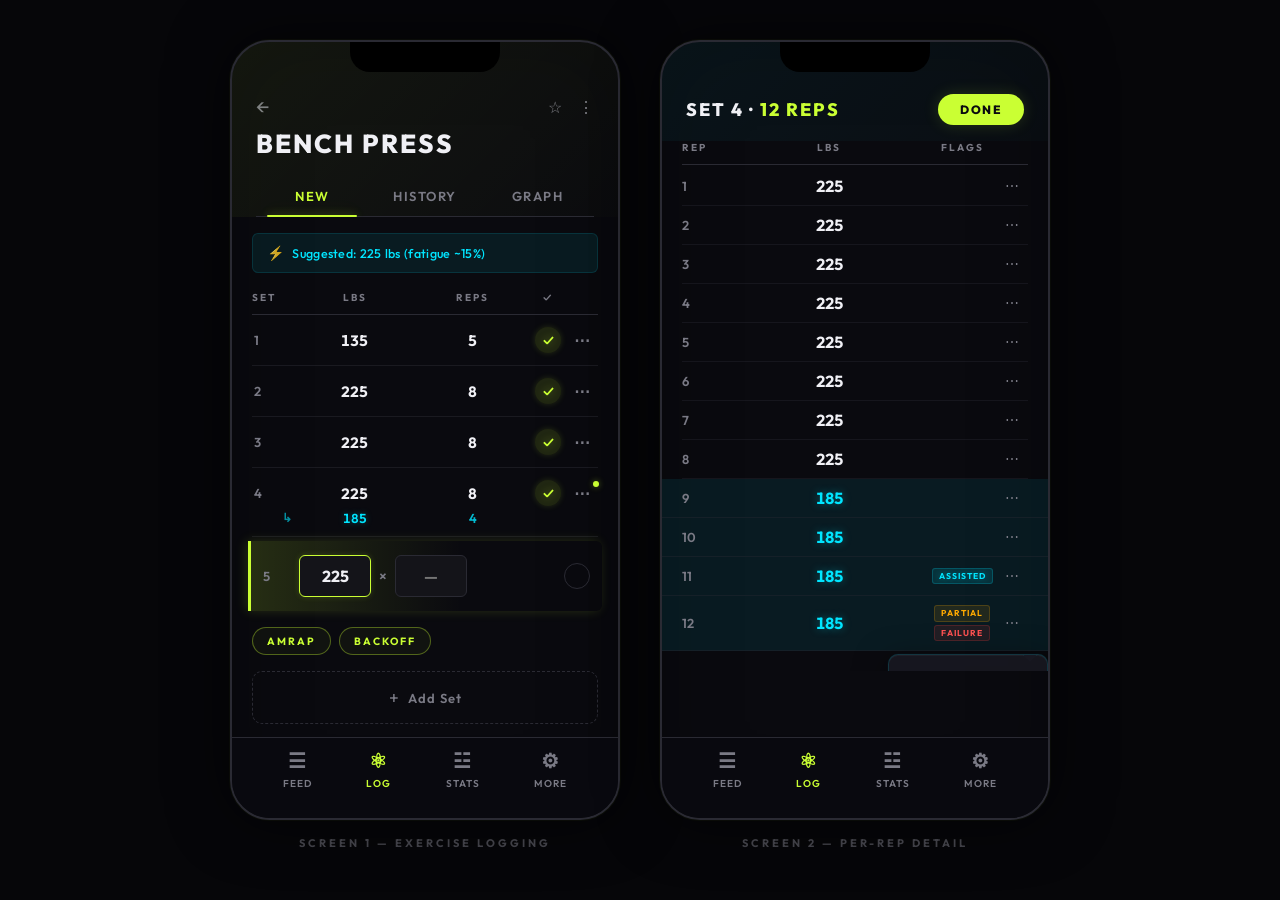
<file: designs/archive/design-3-neon.html>
<!DOCTYPE html>
<html lang="en">
<head>
<meta charset="UTF-8">
<meta name="viewport" content="width=device-width, initial-scale=1.0">
<title>WODIS — Neon Sport Design</title>
<link href="https://fonts.googleapis.com/css2?family=Outfit:wght@300;400;500;600;700;800;900&display=swap" rel="stylesheet">
<style>
  /* ── Reset & Base ── */
  *, *::before, *::after { box-sizing: border-box; margin: 0; padding: 0; }

  body {
    background: #060609;
    font-family: 'Outfit', sans-serif;
    color: #F0F0F5;
    min-height: 100vh;
    display: flex;
    justify-content: center;
    align-items: flex-start;
    padding: 40px 20px;
    gap: 40px;
    flex-wrap: wrap;
  }

  /* ── Design Tokens ── */
  :root {
    --bg: #0A0A0F;
    --surface: #141419;
    --border: #2A2A33;
    --text-primary: #F0F0F5;
    --text-secondary: #7A7A85;
    --volt: #CAFF33;
    --volt-dim: rgba(202, 255, 51, 0.15);
    --volt-glow: rgba(202, 255, 51, 0.4);
    --cyan: #00E5FF;
    --cyan-dim: rgba(0, 229, 255, 0.08);
    --cyan-glow: rgba(0, 229, 255, 0.35);
    --radius: 10px;
    --radius-sm: 6px;
  }

  /* ── Phone Frame ── */
  .phone {
    width: 390px;
    min-height: 780px;
    background: var(--bg);
    border-radius: 40px;
    border: 2px solid var(--border);
    overflow: hidden;
    position: relative;
    box-shadow:
      0 0 60px rgba(0,0,0,0.6),
      0 0 1px 1px rgba(202,255,51,0.05),
      inset 0 0 80px rgba(0,0,0,0.3);
    flex-shrink: 0;
  }

  /* ── Notch ── */
  .phone::before {
    content: '';
    position: absolute;
    top: 0;
    left: 50%;
    transform: translateX(-50%);
    width: 150px;
    height: 30px;
    background: #000;
    border-radius: 0 0 20px 20px;
    z-index: 10;
  }

  /* ── Header with animated gradient ── */
  .header {
    position: relative;
    padding: 52px 24px 0;
    overflow: hidden;
  }

  .header::before {
    content: '';
    position: absolute;
    inset: 0;
    background: linear-gradient(
      135deg,
      rgba(202,255,51,0.06) 0%,
      transparent 40%,
      rgba(0,229,255,0.04) 60%,
      transparent 100%
    );
    background-size: 300% 300%;
    animation: ambientGlow 8s ease-in-out infinite;
    pointer-events: none;
  }

  @keyframes ambientGlow {
    0%, 100% { background-position: 0% 50%; }
    25% { background-position: 100% 0%; }
    50% { background-position: 100% 100%; }
    75% { background-position: 0% 100%; }
  }

  .header-top {
    display: flex;
    align-items: center;
    justify-content: space-between;
    margin-bottom: 4px;
  }

  .back-arrow {
    color: var(--text-secondary);
    font-size: 20px;
    cursor: pointer;
  }

  .header-actions {
    display: flex;
    gap: 16px;
  }

  .header-icon {
    color: var(--text-secondary);
    font-size: 16px;
    cursor: pointer;
  }

  .exercise-name {
    font-size: 26px;
    font-weight: 800;
    letter-spacing: 2px;
    text-transform: uppercase;
    margin: 8px 0 16px;
    position: relative;
    z-index: 1;
  }

  /* ── Tabs ── */
  .tabs {
    display: flex;
    gap: 0;
    border-bottom: 1px solid var(--border);
    position: relative;
    z-index: 1;
  }

  .tab {
    flex: 1;
    text-align: center;
    padding: 12px 0;
    font-size: 13px;
    font-weight: 600;
    letter-spacing: 1.5px;
    text-transform: uppercase;
    color: var(--text-secondary);
    cursor: pointer;
    position: relative;
    transition: color 0.2s;
  }

  .tab.active {
    color: var(--volt);
  }

  .tab.active::after {
    content: '';
    position: absolute;
    bottom: -1px;
    left: 10%;
    width: 80%;
    height: 2px;
    background: var(--volt);
    border-radius: 2px;
    box-shadow:
      0 0 8px var(--volt-glow),
      0 0 20px var(--volt-dim);
  }

  /* ── Content Area ── */
  .content {
    padding: 16px 20px 20px;
  }

  /* ── Suggestion Line ── */
  .suggestion {
    display: flex;
    align-items: center;
    gap: 8px;
    padding: 10px 14px;
    background: var(--cyan-dim);
    border: 1px solid rgba(0,229,255,0.12);
    border-radius: var(--radius-sm);
    margin-bottom: 18px;
    font-size: 12.5px;
    color: var(--cyan);
    font-weight: 500;
    letter-spacing: 0.3px;
  }

  .suggestion-icon {
    font-size: 14px;
    opacity: 0.8;
  }

  /* ── Set Table ── */
  .set-table {
    width: 100%;
    border-collapse: collapse;
  }

  .set-table thead th {
    font-size: 10px;
    font-weight: 700;
    letter-spacing: 2px;
    text-transform: uppercase;
    color: var(--text-secondary);
    padding: 0 0 10px;
    text-align: center;
    border-bottom: 1px solid var(--border);
  }

  .set-table thead th:first-child {
    text-align: left;
    width: 42px;
  }

  .set-table thead th:nth-child(4) {
    width: 36px;
  }

  .set-table thead th:nth-child(5) {
    width: 32px;
  }

  .set-table tbody tr {
    border-bottom: 1px solid rgba(42,42,51,0.5);
    transition: background 0.15s;
  }

  .set-table tbody td {
    padding: 12px 4px;
    text-align: center;
    font-size: 15px;
    font-weight: 700;
    vertical-align: middle;
  }

  .set-table tbody td:first-child {
    text-align: left;
    font-size: 13px;
    font-weight: 600;
    color: var(--text-secondary);
    padding-left: 2px;
  }

  .set-table tbody td .weight,
  .set-table tbody td .reps {
    font-variant-numeric: tabular-nums;
  }

  /* ── Checkmark ── */
  .check {
    display: inline-flex;
    align-items: center;
    justify-content: center;
    width: 26px;
    height: 26px;
    border-radius: 50%;
    font-size: 13px;
    cursor: pointer;
  }

  .check.done {
    background: rgba(202,255,51,0.12);
    color: var(--volt);
    text-shadow: 0 0 8px var(--volt-glow);
    box-shadow: 0 0 6px var(--volt-dim);
  }

  .check.empty {
    border: 1.5px solid var(--border);
    color: transparent;
  }

  /* ── More Dots ── */
  .more-dots {
    color: var(--text-secondary);
    font-size: 16px;
    cursor: pointer;
    position: relative;
    display: inline-flex;
    align-items: center;
    gap: 0;
    letter-spacing: 1px;
  }

  /* Remove bottom border from set row when drop-row follows */
  .has-detail {
    border-bottom: none !important;
  }

  .has-detail td {
    padding-bottom: 4px !important;
  }

  /* Volt dot indicator for per-rep data */
  .has-detail .more-dots::after {
    content: '';
    position: absolute;
    top: -2px;
    right: -8px;
    width: 6px;
    height: 6px;
    background: var(--volt);
    border-radius: 50%;
    box-shadow: 0 0 6px var(--volt-glow);
  }

  /* ── Drop-set sub-row ── */
  .drop-row {
    border-bottom: 1px solid rgba(42,42,51,0.5);
  }

  .drop-row td {
    padding-top: 0 !important;
    padding-bottom: 10px !important;
    font-size: 13px !important;
  }

  .drop-row td:first-child {
    position: relative;
  }

  .drop-row td:first-child::before {
    content: '↳';
    position: absolute;
    right: 2px;
    top: 0;
    font-size: 12px;
    color: var(--cyan);
    opacity: 0.6;
  }

  .drop-weight {
    color: var(--cyan) !important;
    font-weight: 600 !important;
    font-size: 13px !important;
    text-shadow: 0 0 6px var(--cyan-glow);
  }

  .drop-reps {
    color: var(--cyan) !important;
    font-weight: 600 !important;
    font-size: 13px !important;
    opacity: 0.8;
  }

  /* ── Current Input Row ── */
  .input-row {
    display: flex;
    align-items: center;
    gap: 8px;
    padding: 14px 12px;
    margin: 4px -4px 0;
    border-left: 3px solid var(--volt);
    border-radius: 0 var(--radius-sm) var(--radius-sm) 0;
    background: linear-gradient(90deg, var(--volt-dim), transparent 60%);
    box-shadow: -2px 0 12px var(--volt-dim);
  }

  .input-row .set-num {
    font-size: 13px;
    font-weight: 600;
    color: var(--text-secondary);
    min-width: 28px;
  }

  .input-field {
    background: var(--surface);
    border: 1px solid var(--border);
    border-radius: var(--radius-sm);
    color: var(--text-primary);
    font-family: 'Outfit', sans-serif;
    font-size: 16px;
    font-weight: 700;
    padding: 10px 8px;
    text-align: center;
    width: 72px;
    outline: none;
    transition: border-color 0.2s;
  }

  .input-field:focus,
  .input-field.has-value {
    border-color: var(--volt);
    box-shadow: 0 0 6px var(--volt-dim);
  }

  .input-multiply {
    color: var(--text-secondary);
    font-size: 14px;
    font-weight: 600;
  }

  .input-check {
    margin-left: auto;
  }

  /* ── Tags ── */
  .tags {
    display: flex;
    gap: 8px;
    margin: 16px 0;
    flex-wrap: wrap;
  }

  .tag {
    padding: 6px 14px;
    border: 1px solid rgba(202,255,51,0.35);
    border-radius: 20px;
    font-size: 10.5px;
    font-weight: 700;
    letter-spacing: 2px;
    text-transform: uppercase;
    color: var(--volt);
    cursor: pointer;
    transition: all 0.2s;
    background: rgba(202,255,51,0.04);
  }

  .tag:hover {
    background: var(--volt-dim);
  }

  /* ── Add Set Button ── */
  .add-set-btn {
    width: 100%;
    padding: 14px;
    border: 1px dashed var(--border);
    border-radius: var(--radius);
    background: transparent;
    color: var(--text-secondary);
    font-family: 'Outfit', sans-serif;
    font-size: 13px;
    font-weight: 600;
    letter-spacing: 1px;
    cursor: pointer;
    transition: all 0.2s;
    display: flex;
    align-items: center;
    justify-content: center;
    gap: 8px;
  }

  .add-set-btn:hover {
    border-color: var(--volt);
    color: var(--volt);
    background: var(--volt-dim);
  }

  .add-set-btn .plus {
    font-size: 18px;
    font-weight: 400;
  }

  /* ═══════════════════════════════════
     SCREEN 2 — Per-Rep Detail
     ═══════════════════════════════════ */

  .detail-header {
    display: flex;
    align-items: center;
    justify-content: space-between;
    padding: 52px 24px 16px;
    position: relative;
  }

  .detail-header::before {
    content: '';
    position: absolute;
    inset: 0;
    background: linear-gradient(
      135deg,
      rgba(0,229,255,0.05) 0%,
      transparent 50%,
      rgba(202,255,51,0.04) 100%
    );
    background-size: 300% 300%;
    animation: ambientGlow 8s ease-in-out infinite;
    pointer-events: none;
  }

  .detail-title {
    font-size: 18px;
    font-weight: 800;
    letter-spacing: 2px;
    text-transform: uppercase;
    position: relative;
    z-index: 1;
  }

  .detail-title .rep-count {
    color: var(--volt);
  }

  .done-btn {
    padding: 8px 22px;
    background: var(--volt);
    color: #0A0A0F;
    border: none;
    border-radius: 20px;
    font-family: 'Outfit', sans-serif;
    font-size: 12px;
    font-weight: 800;
    letter-spacing: 1.5px;
    text-transform: uppercase;
    cursor: pointer;
    position: relative;
    z-index: 1;
    box-shadow: 0 0 16px var(--volt-dim);
    transition: box-shadow 0.2s;
  }

  .done-btn:hover {
    box-shadow: 0 0 24px var(--volt-glow);
  }

  /* ── Rep Table ── */
  .rep-content {
    padding: 0 20px 20px;
  }

  .rep-table-header {
    display: grid;
    grid-template-columns: 44px 1fr 60px 32px;
    gap: 4px;
    padding: 0 0 10px;
    border-bottom: 1px solid var(--border);
    margin-bottom: 2px;
  }

  .rep-table-header span {
    font-size: 10px;
    font-weight: 700;
    letter-spacing: 2px;
    text-transform: uppercase;
    color: var(--text-secondary);
  }

  .rep-table-header span:nth-child(2) {
    text-align: center;
  }

  .rep-table-header span:nth-child(3) {
    text-align: center;
  }

  .rep-table-header span:nth-child(4) {
    text-align: center;
  }

  /* ── Rep Row ── */
  .rep-row {
    display: grid;
    grid-template-columns: 44px 1fr 60px 32px;
    gap: 4px;
    align-items: center;
    padding: 9px 0;
    border-bottom: 1px solid rgba(42,42,51,0.4);
    position: relative;
    transition: background 0.15s;
  }

  .rep-row.weight-changed {
    background: var(--cyan-dim);
    margin: 0 -20px;
    padding-left: 20px;
    padding-right: 20px;
  }

  .rep-num {
    font-size: 13px;
    font-weight: 600;
    color: var(--text-secondary);
  }

  .rep-weight-cell {
    text-align: center;
  }

  .rep-weight {
    font-size: 16px;
    font-weight: 700;
    font-variant-numeric: tabular-nums;
  }

  .rep-weight.changed {
    color: var(--cyan);
    text-shadow: 0 0 8px var(--cyan-glow);
  }

  .rep-flags {
    display: flex;
    gap: 3px;
    justify-content: center;
    flex-wrap: wrap;
  }

  .rep-flag {
    font-size: 8.5px;
    font-weight: 700;
    letter-spacing: 1px;
    text-transform: uppercase;
    padding: 3px 6px;
    border-radius: 3px;
    line-height: 1;
  }

  .rep-flag.assisted {
    background: rgba(0,229,255,0.12);
    color: var(--cyan);
    border: 1px solid rgba(0,229,255,0.2);
    text-shadow: 0 0 6px var(--cyan-glow);
  }

  .rep-flag.partial {
    background: rgba(255,170,0,0.1);
    color: #FFAA00;
    border: 1px solid rgba(255,170,0,0.2);
  }

  .rep-flag.failure {
    background: rgba(255,60,60,0.1);
    color: #FF5252;
    border: 1px solid rgba(255,60,60,0.2);
  }

  .rep-more {
    text-align: center;
    color: var(--text-secondary);
    font-size: 14px;
    cursor: pointer;
  }

  /* ── Flag Popover (Glassmorphism) ── */
  .popover-anchor {
    position: relative;
  }

  .flag-popover {
    position: absolute;
    right: 0;
    top: 100%;
    margin-top: 4px;
    z-index: 100;
    min-width: 160px;
    padding: 8px 0;
    background: rgba(25, 25, 35, 0.85);
    backdrop-filter: blur(20px);
    -webkit-backdrop-filter: blur(20px);
    border: 1px solid rgba(0,229,255,0.15);
    border-radius: var(--radius);
    box-shadow:
      0 8px 32px rgba(0,0,0,0.5),
      0 0 1px rgba(0,229,255,0.2),
      inset 0 1px 0 rgba(255,255,255,0.04);
    overflow: hidden;
  }

  .flag-popover::before {
    content: '';
    position: absolute;
    top: -5px;
    right: 12px;
    width: 10px;
    height: 10px;
    background: rgba(25, 25, 35, 0.85);
    border-left: 1px solid rgba(0,229,255,0.15);
    border-top: 1px solid rgba(0,229,255,0.15);
    transform: rotate(45deg);
  }

  .popover-item {
    display: flex;
    align-items: center;
    gap: 10px;
    padding: 10px 16px;
    font-size: 12px;
    font-weight: 600;
    letter-spacing: 0.5px;
    color: var(--text-primary);
    cursor: pointer;
    transition: background 0.15s;
  }

  .popover-item:hover {
    background: rgba(0,229,255,0.08);
  }

  .popover-item .pi-icon {
    font-size: 14px;
    width: 20px;
    text-align: center;
  }

  .popover-item.active {
    color: var(--cyan);
    text-shadow: 0 0 6px var(--cyan-glow);
  }

  .popover-divider {
    height: 1px;
    background: var(--border);
    margin: 4px 0;
  }

  /* ── Label ── */
  .screen-label {
    text-align: center;
    font-size: 11px;
    font-weight: 700;
    letter-spacing: 3px;
    text-transform: uppercase;
    color: var(--text-secondary);
    margin-top: 16px;
    opacity: 0.5;
  }

  /* ── Bottom Nav (visual) ── */
  .bottom-nav {
    position: absolute;
    bottom: 0;
    left: 0;
    right: 0;
    padding: 10px 24px 28px;
    display: flex;
    justify-content: space-around;
    border-top: 1px solid var(--border);
    background: rgba(10,10,15,0.95);
  }

  .nav-item {
    display: flex;
    flex-direction: column;
    align-items: center;
    gap: 4px;
    font-size: 10px;
    font-weight: 600;
    letter-spacing: 1px;
    text-transform: uppercase;
    color: var(--text-secondary);
    cursor: pointer;
  }

  .nav-item.active {
    color: var(--volt);
  }

  .nav-item .nav-icon {
    font-size: 20px;
  }

  /* ── Scrollbar ── */
  .phone-content {
    overflow-y: auto;
    height: calc(100% - 70px);
  }

  .phone-content::-webkit-scrollbar {
    width: 0;
  }

  /* ── Responsive ── */
  @media (max-width: 860px) {
    body {
      flex-direction: column;
      align-items: center;
    }
  }
</style>
</head>
<body>

<!-- ═══════════════════════════════════════════
     SCREEN 1 — Exercise Logging (New Tab)
     ═══════════════════════════════════════════ -->
<div>
  <div class="phone">
    <div class="phone-content">
      <!-- Header -->
      <div class="header">
        <div class="header-top">
          <span class="back-arrow">&#8592;</span>
          <div class="header-actions">
            <span class="header-icon">&#9734;</span>
            <span class="header-icon">&#8942;</span>
          </div>
        </div>
        <div class="exercise-name">Bench Press</div>
        <!-- Tabs -->
        <div class="tabs">
          <div class="tab active">New</div>
          <div class="tab">History</div>
          <div class="tab">Graph</div>
        </div>
      </div>

      <!-- Content -->
      <div class="content">
        <!-- Suggestion -->
        <div class="suggestion">
          <span class="suggestion-icon">&#9889;</span>
          Suggested: 225 lbs (fatigue ~15%)
        </div>

        <!-- Set Table -->
        <table class="set-table">
          <thead>
            <tr>
              <th>Set</th>
              <th>Lbs</th>
              <th>Reps</th>
              <th>&#10003;</th>
              <th></th>
            </tr>
          </thead>
          <tbody>
            <!-- Set 1 -->
            <tr>
              <td>1</td>
              <td><span class="weight">135</span></td>
              <td><span class="reps">5</span></td>
              <td><span class="check done">&#10003;</span></td>
              <td><span class="more-dots">&#8943;</span></td>
            </tr>
            <!-- Set 2 -->
            <tr>
              <td>2</td>
              <td><span class="weight">225</span></td>
              <td><span class="reps">8</span></td>
              <td><span class="check done">&#10003;</span></td>
              <td><span class="more-dots">&#8943;</span></td>
            </tr>
            <!-- Set 3 -->
            <tr>
              <td>3</td>
              <td><span class="weight">225</span></td>
              <td><span class="reps">8</span></td>
              <td><span class="check done">&#10003;</span></td>
              <td><span class="more-dots">&#8943;</span></td>
            </tr>
            <!-- Set 4 — has per-rep data (dropset) -->
            <tr class="has-detail">
              <td>4</td>
              <td><span class="weight">225</span></td>
              <td><span class="reps">8</span></td>
              <td><span class="check done">&#10003;</span></td>
              <td><span class="more-dots">&#8943;</span></td>
            </tr>
            <tr class="drop-row">
              <td></td>
              <td><span class="weight drop-weight">185</span></td>
              <td><span class="reps drop-reps">4</span></td>
              <td></td>
              <td></td>
            </tr>
          </tbody>
        </table>

        <!-- Current Input Row -->
        <div class="input-row">
          <span class="set-num">5</span>
          <input class="input-field has-value" type="text" value="225" readonly>
          <span class="input-multiply">&times;</span>
          <input class="input-field" type="text" value="" placeholder="&#8212;" readonly>
          <span class="input-check">
            <span class="check empty">&#10003;</span>
          </span>
        </div>

        <!-- Tags -->
        <div class="tags">
          <span class="tag">AMRAP</span>
          <span class="tag">Backoff</span>
        </div>

        <!-- Add Set -->
        <button class="add-set-btn">
          <span class="plus">+</span> Add Set
        </button>
      </div>
    </div>

    <!-- Bottom Nav -->
    <div class="bottom-nav">
      <div class="nav-item">
        <span class="nav-icon">&#9776;</span>
        Feed
      </div>
      <div class="nav-item active">
        <span class="nav-icon">&#9883;</span>
        Log
      </div>
      <div class="nav-item">
        <span class="nav-icon">&#9779;</span>
        Stats
      </div>
      <div class="nav-item">
        <span class="nav-icon">&#9881;</span>
        More
      </div>
    </div>
  </div>
  <div class="screen-label">Screen 1 &mdash; Exercise Logging</div>
</div>


<!-- ═══════════════════════════════════════════
     SCREEN 2 — Per-Rep Detail
     ═══════════════════════════════════════════ -->
<div>
  <div class="phone">
    <div class="phone-content">
      <!-- Detail Header -->
      <div class="detail-header">
        <div class="detail-title">Set 4 &middot; <span class="rep-count">12 Reps</span></div>
        <button class="done-btn">Done</button>
      </div>

      <!-- Rep List -->
      <div class="rep-content">
        <div class="rep-table-header">
          <span>Rep</span>
          <span>Lbs</span>
          <span>Flags</span>
          <span></span>
        </div>

        <!-- Reps 1-8: standard weight 225 -->
        <div class="rep-row">
          <span class="rep-num">1</span>
          <div class="rep-weight-cell"><span class="rep-weight">225</span></div>
          <div class="rep-flags"></div>
          <div class="rep-more">&#8943;</div>
        </div>

        <div class="rep-row">
          <span class="rep-num">2</span>
          <div class="rep-weight-cell"><span class="rep-weight">225</span></div>
          <div class="rep-flags"></div>
          <div class="rep-more">&#8943;</div>
        </div>

        <div class="rep-row">
          <span class="rep-num">3</span>
          <div class="rep-weight-cell"><span class="rep-weight">225</span></div>
          <div class="rep-flags"></div>
          <div class="rep-more">&#8943;</div>
        </div>

        <div class="rep-row">
          <span class="rep-num">4</span>
          <div class="rep-weight-cell"><span class="rep-weight">225</span></div>
          <div class="rep-flags"></div>
          <div class="rep-more">&#8943;</div>
        </div>

        <div class="rep-row">
          <span class="rep-num">5</span>
          <div class="rep-weight-cell"><span class="rep-weight">225</span></div>
          <div class="rep-flags"></div>
          <div class="rep-more">&#8943;</div>
        </div>

        <div class="rep-row">
          <span class="rep-num">6</span>
          <div class="rep-weight-cell"><span class="rep-weight">225</span></div>
          <div class="rep-flags"></div>
          <div class="rep-more">&#8943;</div>
        </div>

        <div class="rep-row">
          <span class="rep-num">7</span>
          <div class="rep-weight-cell"><span class="rep-weight">225</span></div>
          <div class="rep-flags"></div>
          <div class="rep-more">&#8943;</div>
        </div>

        <div class="rep-row">
          <span class="rep-num">8</span>
          <div class="rep-weight-cell"><span class="rep-weight">225</span></div>
          <div class="rep-flags"></div>
          <div class="rep-more">&#8943;</div>
        </div>

        <!-- Reps 9-12: changed weight 185, cyan tint -->
        <div class="rep-row weight-changed">
          <span class="rep-num">9</span>
          <div class="rep-weight-cell"><span class="rep-weight changed">185</span></div>
          <div class="rep-flags"></div>
          <div class="rep-more">&#8943;</div>
        </div>

        <div class="rep-row weight-changed">
          <span class="rep-num">10</span>
          <div class="rep-weight-cell"><span class="rep-weight changed">185</span></div>
          <div class="rep-flags"></div>
          <div class="rep-more">&#8943;</div>
        </div>

        <!-- Rep 11: assisted -->
        <div class="rep-row weight-changed">
          <span class="rep-num">11</span>
          <div class="rep-weight-cell"><span class="rep-weight changed">185</span></div>
          <div class="rep-flags">
            <span class="rep-flag assisted">Assisted</span>
          </div>
          <div class="rep-more">&#8943;</div>
        </div>

        <!-- Rep 12: partial + failure, with popover -->
        <div class="rep-row weight-changed popover-anchor">
          <span class="rep-num">12</span>
          <div class="rep-weight-cell"><span class="rep-weight changed">185</span></div>
          <div class="rep-flags">
            <span class="rep-flag partial">Partial</span>
            <span class="rep-flag failure">Failure</span>
          </div>
          <div class="rep-more">&#8943;</div>

          <!-- Flag Popover -->
          <div class="flag-popover">
            <div class="popover-item">
              <span class="pi-icon">&#9878;</span> Normal
            </div>
            <div class="popover-item active">
              <span class="pi-icon">&#10040;</span> Assisted
            </div>
            <div class="popover-divider"></div>
            <div class="popover-item active">
              <span class="pi-icon">&#9673;</span> Partial
            </div>
            <div class="popover-item active">
              <span class="pi-icon">&#9888;</span> Failure
            </div>
            <div class="popover-divider"></div>
            <div class="popover-item">
              <span class="pi-icon">&#128337;</span> Paused
            </div>
            <div class="popover-item">
              <span class="pi-icon">&#9889;</span> Forced
            </div>
          </div>
        </div>
      </div>
    </div>

    <!-- Bottom Nav -->
    <div class="bottom-nav">
      <div class="nav-item">
        <span class="nav-icon">&#9776;</span>
        Feed
      </div>
      <div class="nav-item active">
        <span class="nav-icon">&#9883;</span>
        Log
      </div>
      <div class="nav-item">
        <span class="nav-icon">&#9779;</span>
        Stats
      </div>
      <div class="nav-item">
        <span class="nav-icon">&#9881;</span>
        More
      </div>
    </div>
  </div>
  <div class="screen-label">Screen 2 &mdash; Per-Rep Detail</div>
</div>

</body>
</html>
</file>
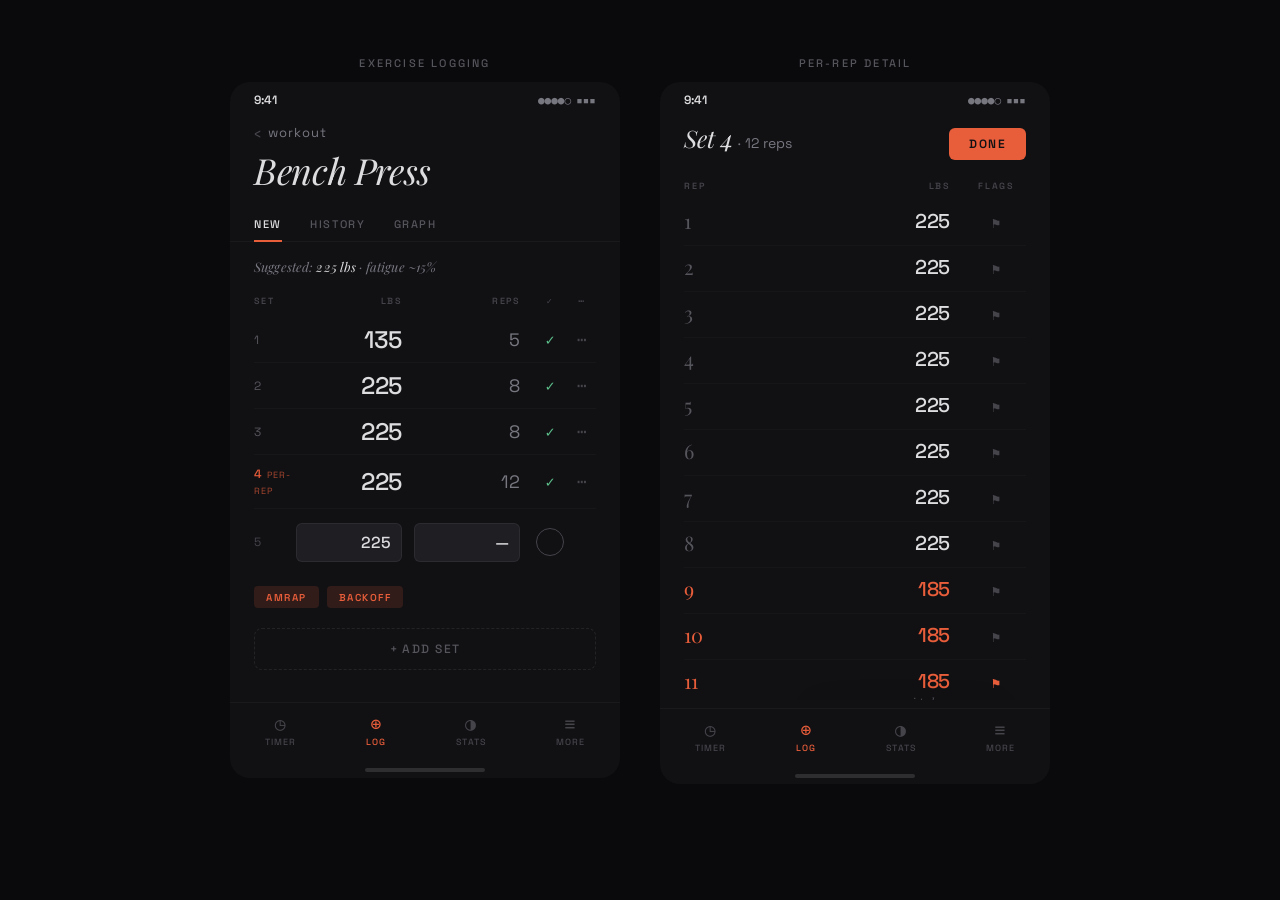
<file: designs/archive/design-4-editorial.html>
<!DOCTYPE html>
<html lang="en">
<head>
<meta charset="UTF-8">
<meta name="viewport" content="width=device-width, initial-scale=1.0">
<title>WODIS — Editorial Design</title>
<link rel="preconnect" href="https://fonts.googleapis.com">
<link rel="preconnect" href="https://fonts.gstatic.com" crossorigin>
<link href="https://fonts.googleapis.com/css2?family=Playfair+Display:ital,wght@0,400;0,700;1,400;1,700&family=Space+Grotesk:wght@300;400;500;600;700&display=swap" rel="stylesheet">
<style>
  *, *::before, *::after { margin: 0; padding: 0; box-sizing: border-box; }

  :root {
    --bg: #111114;
    --bg-raised: #18181C;
    --bg-surface: #1E1E23;
    --accent: #E85D3A;
    --accent-dim: rgba(232, 93, 58, 0.15);
    --text-primary: #DDDDE0;
    --text-secondary: #777780;
    --text-tertiary: #55555C;
    --text-muted: #44444A;
    --check-green: #5CBF8A;
    --serif: 'Playfair Display', Georgia, serif;
    --sans: 'Space Grotesk', 'SF Mono', monospace;
  }

  body {
    background: #0A0A0C;
    font-family: var(--sans);
    color: var(--text-primary);
    display: flex;
    justify-content: center;
    align-items: flex-start;
    gap: 40px;
    padding: 40px 20px;
    min-height: 100vh;
    -webkit-font-smoothing: antialiased;
    -moz-osx-font-smoothing: grayscale;
  }

  .screen {
    width: 390px;
    min-width: 390px;
    background: var(--bg);
    border-radius: 20px;
    overflow: hidden;
    position: relative;
  }

  .screen-label {
    font-family: var(--sans);
    font-size: 11px;
    font-weight: 500;
    letter-spacing: 0.2em;
    text-transform: uppercase;
    color: var(--text-tertiary);
    text-align: center;
    padding: 16px 0 12px;
  }

  /* ─── STATUS BAR ─── */
  .status-bar {
    display: flex;
    justify-content: space-between;
    align-items: center;
    padding: 10px 24px 6px;
    font-size: 12px;
    font-weight: 500;
    color: var(--text-secondary);
  }
  .status-bar .time { font-weight: 600; color: var(--text-primary); }

  /* ─── SCREEN 1: EXERCISE LOGGING ─── */
  .exercise-header {
    padding: 8px 24px 0;
  }
  .exercise-back {
    font-size: 13px;
    color: var(--text-secondary);
    letter-spacing: 0.08em;
    margin-bottom: 8px;
    display: flex;
    align-items: center;
    gap: 6px;
  }
  .exercise-back span {
    font-size: 16px;
    opacity: 0.5;
  }
  .exercise-name {
    font-family: var(--serif);
    font-size: 36px;
    font-style: italic;
    font-weight: 400;
    color: var(--text-primary);
    line-height: 1.1;
    letter-spacing: -0.01em;
    padding-bottom: 16px;
  }

  /* ─── TABS ─── */
  .tabs {
    display: flex;
    gap: 0;
    padding: 0 24px;
    border-bottom: 1px solid rgba(255,255,255,0.04);
  }
  .tab {
    font-family: var(--sans);
    font-size: 11px;
    font-weight: 500;
    letter-spacing: 0.15em;
    text-transform: uppercase;
    color: var(--text-tertiary);
    padding: 10px 0;
    margin-right: 28px;
    position: relative;
    cursor: pointer;
    transition: color 0.2s;
  }
  .tab.active {
    color: var(--text-primary);
  }
  .tab.active::after {
    content: '';
    position: absolute;
    bottom: -1px;
    left: 0;
    right: 0;
    height: 1.5px;
    background: var(--accent);
  }

  /* ─── SUGGESTION ─── */
  .suggestion {
    padding: 16px 24px 12px;
    font-family: var(--serif);
    font-style: italic;
    font-size: 13px;
    color: var(--text-secondary);
    letter-spacing: 0.01em;
  }
  .suggestion strong {
    font-weight: 400;
    color: var(--text-primary);
    font-style: italic;
  }

  /* ─── SET TABLE ─── */
  .set-table {
    padding: 0 24px;
  }
  .set-header {
    display: grid;
    grid-template-columns: 42px 1fr 1fr 36px 28px;
    align-items: center;
    padding: 8px 0;
    margin-bottom: 2px;
  }
  .set-header span {
    font-size: 9px;
    font-weight: 600;
    letter-spacing: 0.2em;
    text-transform: uppercase;
    color: var(--text-muted);
  }
  .set-header span:nth-child(2),
  .set-header span:nth-child(3) {
    text-align: right;
    padding-right: 12px;
  }
  .set-header span:nth-child(4),
  .set-header span:nth-child(5) {
    text-align: center;
  }

  .set-row {
    display: grid;
    grid-template-columns: 42px 1fr 1fr 36px 28px;
    align-items: center;
    padding: 11px 0;
    position: relative;
    transition: background 0.15s;
  }
  .set-row:not(:last-child)::after {
    content: '';
    position: absolute;
    bottom: 0;
    left: 0;
    right: 0;
    height: 1px;
    background: rgba(255,255,255,0.025);
  }
  .set-row.has-detail {
    cursor: pointer;
  }
  .set-row.has-detail:hover {
    background: rgba(255,255,255,0.015);
  }
  .set-num {
    font-size: 12px;
    font-weight: 400;
    color: var(--text-tertiary);
  }
  .set-weight {
    font-size: 24px;
    font-weight: 500;
    color: var(--text-primary);
    text-align: right;
    padding-right: 12px;
    line-height: 1;
    letter-spacing: -0.02em;
  }
  .set-reps {
    font-size: 18px;
    font-weight: 400;
    color: var(--text-secondary);
    text-align: right;
    padding-right: 12px;
    line-height: 1;
  }
  .set-check {
    text-align: center;
    font-size: 15px;
    color: var(--check-green);
  }
  .set-more {
    text-align: center;
    font-size: 16px;
    color: var(--text-muted);
    cursor: pointer;
    letter-spacing: 1px;
  }
  .set-row.has-detail .set-num {
    color: var(--accent);
    font-weight: 500;
  }
  .set-row.has-detail .per-rep-indicator {
    font-size: 9px;
    font-weight: 400;
    color: var(--accent);
    letter-spacing: 0.1em;
    text-transform: uppercase;
    margin-left: 2px;
    opacity: 0.7;
  }

  /* ─── CURRENT INPUT ROW ─── */
  .input-row {
    display: grid;
    grid-template-columns: 42px 1fr 1fr 36px 28px;
    align-items: center;
    padding: 10px 0;
    margin-top: 4px;
  }
  .input-row .set-num {
    color: var(--text-muted);
  }
  .input-field {
    background: var(--bg-surface);
    border: 1px solid rgba(255,255,255,0.06);
    border-radius: 6px;
    padding: 8px 10px;
    font-family: var(--sans);
    font-size: 16px;
    font-weight: 500;
    color: var(--text-primary);
    text-align: right;
    margin-right: 12px;
    outline: none;
    width: calc(100% - 12px);
    margin-left: auto;
  }
  .input-field::placeholder {
    color: var(--text-muted);
    font-weight: 400;
  }
  .input-field:focus {
    border-color: var(--accent);
    box-shadow: 0 0 0 2px var(--accent-dim);
  }
  .input-check {
    text-align: center;
    width: 28px;
    height: 28px;
    border-radius: 50%;
    border: 1.5px solid var(--text-muted);
    display: flex;
    align-items: center;
    justify-content: center;
    margin: 0 auto;
    cursor: pointer;
  }

  /* ─── TAGS ─── */
  .tags-section {
    display: flex;
    gap: 8px;
    padding: 14px 24px 4px;
    flex-wrap: wrap;
  }
  .tag {
    font-size: 10px;
    font-weight: 600;
    letter-spacing: 0.15em;
    text-transform: uppercase;
    color: var(--accent);
    background: var(--accent-dim);
    padding: 5px 12px 4px;
    border-radius: 4px;
    cursor: pointer;
  }

  /* ─── ADD SET ─── */
  .add-set {
    padding: 16px 24px 24px;
  }
  .add-set-btn {
    font-family: var(--sans);
    font-size: 12px;
    font-weight: 500;
    letter-spacing: 0.12em;
    text-transform: uppercase;
    color: var(--text-tertiary);
    background: none;
    border: 1px dashed rgba(255,255,255,0.08);
    border-radius: 8px;
    padding: 12px;
    width: 100%;
    cursor: pointer;
    transition: all 0.2s;
  }
  .add-set-btn:hover {
    color: var(--text-secondary);
    border-color: rgba(255,255,255,0.15);
  }

  /* ─── BOTTOM NAV ─── */
  .bottom-nav {
    display: flex;
    justify-content: space-around;
    align-items: center;
    padding: 12px 0;
    border-top: 1px solid rgba(255,255,255,0.04);
    margin-top: 8px;
  }
  .nav-item {
    display: flex;
    flex-direction: column;
    align-items: center;
    gap: 3px;
    font-size: 9px;
    font-weight: 500;
    letter-spacing: 0.12em;
    text-transform: uppercase;
    color: var(--text-muted);
    cursor: pointer;
  }
  .nav-item.active { color: var(--accent); }
  .nav-icon {
    font-size: 18px;
    line-height: 1;
  }

  /* ═══════════════════════════════════════ */
  /* ─── SCREEN 2: PER-REP DETAIL ──────── */
  /* ═══════════════════════════════════════ */

  .rep-header {
    display: flex;
    justify-content: space-between;
    align-items: baseline;
    padding: 10px 24px 0;
  }
  .rep-title {
    font-family: var(--serif);
    font-size: 24px;
    font-style: italic;
    font-weight: 400;
    color: var(--text-primary);
    line-height: 1.2;
  }
  .rep-title span {
    font-family: var(--sans);
    font-size: 14px;
    font-style: normal;
    color: var(--text-secondary);
    font-weight: 400;
  }
  .done-btn {
    font-family: var(--sans);
    font-size: 12px;
    font-weight: 600;
    letter-spacing: 0.12em;
    text-transform: uppercase;
    color: var(--bg);
    background: var(--accent);
    border: none;
    border-radius: 6px;
    padding: 8px 20px;
    cursor: pointer;
  }

  /* ─── REP TABLE ─── */
  .rep-table {
    padding: 20px 24px 0;
  }
  .rep-table-header {
    display: grid;
    grid-template-columns: 40px 1fr 60px;
    padding: 0 0 8px;
  }
  .rep-table-header span {
    font-size: 9px;
    font-weight: 600;
    letter-spacing: 0.2em;
    text-transform: uppercase;
    color: var(--text-muted);
  }
  .rep-table-header span:nth-child(2) {
    text-align: right;
    padding-right: 16px;
  }
  .rep-table-header span:nth-child(3) {
    text-align: center;
  }

  .rep-row {
    display: grid;
    grid-template-columns: 40px 1fr 60px;
    align-items: start;
    padding: 9px 0;
    position: relative;
  }
  .rep-row:not(:last-child)::after {
    content: '';
    position: absolute;
    bottom: 0;
    left: 0;
    right: 0;
    height: 1px;
    background: rgba(255,255,255,0.02);
  }
  .rep-number {
    font-family: var(--serif);
    font-size: 20px;
    font-weight: 400;
    color: var(--text-tertiary);
    line-height: 1.2;
  }
  .rep-row.changed .rep-number {
    color: var(--accent);
  }
  .rep-weight-col {
    text-align: right;
    padding-right: 16px;
  }
  .rep-weight {
    font-size: 20px;
    font-weight: 500;
    color: var(--text-primary);
    line-height: 1.2;
    letter-spacing: -0.02em;
  }
  .rep-row.changed .rep-weight {
    color: var(--accent);
  }
  .rep-flags-col {
    text-align: center;
    display: flex;
    flex-direction: column;
    align-items: center;
    gap: 2px;
  }
  .rep-flag-icon {
    font-size: 14px;
    color: var(--text-muted);
    cursor: pointer;
    width: 28px;
    height: 28px;
    display: flex;
    align-items: center;
    justify-content: center;
    border-radius: 4px;
    transition: background 0.15s;
  }
  .rep-flag-icon:hover {
    background: rgba(255,255,255,0.04);
  }
  .rep-flag-icon.flagged {
    color: var(--accent);
  }
  .rep-annotation {
    font-family: var(--serif);
    font-style: italic;
    font-size: 11px;
    color: var(--text-tertiary);
    line-height: 1.3;
    padding-right: 16px;
    text-align: right;
    padding-top: 2px;
  }

  /* ─── FLAG POPOVER ─── */
  .popover-anchor {
    position: relative;
  }
  .flag-popover {
    position: absolute;
    right: 40px;
    top: -8px;
    background: var(--bg-surface);
    border-radius: 10px;
    padding: 6px 0;
    min-width: 160px;
    box-shadow: 0 8px 32px rgba(0,0,0,0.5), 0 0 0 1px rgba(255,255,255,0.06);
    z-index: 10;
  }
  .popover-item {
    display: flex;
    align-items: center;
    justify-content: space-between;
    padding: 9px 16px;
    font-size: 13px;
    font-weight: 400;
    color: var(--text-secondary);
    cursor: pointer;
    transition: background 0.1s;
  }
  .popover-item:hover {
    background: rgba(255,255,255,0.03);
  }
  .popover-item.selected {
    color: var(--text-primary);
  }
  .popover-check {
    font-size: 14px;
    color: var(--accent);
    opacity: 0;
  }
  .popover-item.selected .popover-check {
    opacity: 1;
  }

  /* ─── SCROLL AREA ─── */
  .rep-scroll {
    max-height: 540px;
    overflow-y: auto;
    scrollbar-width: thin;
    scrollbar-color: rgba(255,255,255,0.08) transparent;
  }
  .rep-scroll::-webkit-scrollbar {
    width: 3px;
  }
  .rep-scroll::-webkit-scrollbar-thumb {
    background: rgba(255,255,255,0.1);
    border-radius: 2px;
  }

  /* ─── HOME INDICATOR ─── */
  .home-indicator {
    display: flex;
    justify-content: center;
    padding: 8px 0 6px;
  }
  .home-indicator div {
    width: 120px;
    height: 4px;
    background: rgba(255,255,255,0.12);
    border-radius: 2px;
  }

  /* ─── BATTERY ICONS (SVG-free) ─── */
  .status-icons {
    display: flex;
    gap: 5px;
    align-items: center;
    font-size: 11px;
    color: var(--text-secondary);
  }
</style>
</head>
<body>

<!-- ════════════════════════════════════════════ -->
<!-- SCREEN 1: EXERCISE LOGGING                  -->
<!-- ════════════════════════════════════════════ -->
<div>
  <div class="screen-label">Exercise Logging</div>
  <div class="screen">
    <!-- Status Bar -->
    <div class="status-bar">
      <span class="time">9:41</span>
      <div class="status-icons">
        <span>●●●●○</span>
        <span>▪▪▪</span>
      </div>
    </div>

    <!-- Exercise Header -->
    <div class="exercise-header">
      <div class="exercise-back"><span>‹</span> workout</div>
      <div class="exercise-name">Bench Press</div>
    </div>

    <!-- Tabs -->
    <div class="tabs">
      <div class="tab active">New</div>
      <div class="tab">History</div>
      <div class="tab">Graph</div>
    </div>

    <!-- Suggestion -->
    <div class="suggestion">
      Suggested: <strong>225 lbs</strong> · fatigue ~15%
    </div>

    <!-- Set Table -->
    <div class="set-table">
      <!-- Header -->
      <div class="set-header">
        <span>SET</span>
        <span>LBS</span>
        <span>REPS</span>
        <span>✓</span>
        <span>⋯</span>
      </div>

      <!-- Set 1 -->
      <div class="set-row">
        <div class="set-num">1</div>
        <div class="set-weight">135</div>
        <div class="set-reps">5</div>
        <div class="set-check">✓</div>
        <div class="set-more">⋯</div>
      </div>

      <!-- Set 2 -->
      <div class="set-row">
        <div class="set-num">2</div>
        <div class="set-weight">225</div>
        <div class="set-reps">8</div>
        <div class="set-check">✓</div>
        <div class="set-more">⋯</div>
      </div>

      <!-- Set 3 -->
      <div class="set-row">
        <div class="set-num">3</div>
        <div class="set-weight">225</div>
        <div class="set-reps">8</div>
        <div class="set-check">✓</div>
        <div class="set-more">⋯</div>
      </div>

      <!-- Set 4 (per-rep data) -->
      <div class="set-row has-detail">
        <div class="set-num">4 <span class="per-rep-indicator">per-rep</span></div>
        <div class="set-weight">225</div>
        <div class="set-reps">12</div>
        <div class="set-check">✓</div>
        <div class="set-more">⋯</div>
      </div>

      <!-- Current input row -->
      <div class="input-row">
        <div class="set-num" style="color: var(--text-muted);">5</div>
        <div><div class="input-field" style="text-align: right;">225</div></div>
        <div><div class="input-field" style="text-align: right;" data-placeholder>—</div></div>
        <div class="input-check">
          <span style="color: var(--text-muted); font-size: 12px;"></span>
        </div>
        <div class="set-more" style="visibility: hidden;">⋯</div>
      </div>
    </div>

    <!-- Tags -->
    <div class="tags-section">
      <div class="tag">amrap</div>
      <div class="tag">backoff</div>
    </div>

    <!-- Add Set -->
    <div class="add-set">
      <button class="add-set-btn">+ Add Set</button>
    </div>

    <!-- Bottom Nav -->
    <div class="bottom-nav">
      <div class="nav-item">
        <span class="nav-icon">◷</span>
        <span>Timer</span>
      </div>
      <div class="nav-item active">
        <span class="nav-icon">⊕</span>
        <span>Log</span>
      </div>
      <div class="nav-item">
        <span class="nav-icon">◑</span>
        <span>Stats</span>
      </div>
      <div class="nav-item">
        <span class="nav-icon">≡</span>
        <span>More</span>
      </div>
    </div>

    <!-- Home Indicator -->
    <div class="home-indicator"><div></div></div>
  </div>
</div>

<!-- ════════════════════════════════════════════ -->
<!-- SCREEN 2: PER-REP DETAIL                    -->
<!-- ════════════════════════════════════════════ -->
<div>
  <div class="screen-label">Per-Rep Detail</div>
  <div class="screen">
    <!-- Status Bar -->
    <div class="status-bar">
      <span class="time">9:41</span>
      <div class="status-icons">
        <span>●●●●○</span>
        <span>▪▪▪</span>
      </div>
    </div>

    <!-- Rep Header -->
    <div class="rep-header">
      <div class="rep-title">Set 4 <span>· 12 reps</span></div>
      <button class="done-btn">Done</button>
    </div>

    <!-- Rep Table -->
    <div class="rep-scroll">
      <div class="rep-table">
        <div class="rep-table-header">
          <span>REP</span>
          <span>LBS</span>
          <span>FLAGS</span>
        </div>

        <!-- Rep 1 -->
        <div class="rep-row">
          <div class="rep-number">1</div>
          <div class="rep-weight-col"><div class="rep-weight">225</div></div>
          <div class="rep-flags-col"><div class="rep-flag-icon">⚑</div></div>
        </div>

        <!-- Rep 2 -->
        <div class="rep-row">
          <div class="rep-number">2</div>
          <div class="rep-weight-col"><div class="rep-weight">225</div></div>
          <div class="rep-flags-col"><div class="rep-flag-icon">⚑</div></div>
        </div>

        <!-- Rep 3 -->
        <div class="rep-row">
          <div class="rep-number">3</div>
          <div class="rep-weight-col"><div class="rep-weight">225</div></div>
          <div class="rep-flags-col"><div class="rep-flag-icon">⚑</div></div>
        </div>

        <!-- Rep 4 -->
        <div class="rep-row">
          <div class="rep-number">4</div>
          <div class="rep-weight-col"><div class="rep-weight">225</div></div>
          <div class="rep-flags-col"><div class="rep-flag-icon">⚑</div></div>
        </div>

        <!-- Rep 5 -->
        <div class="rep-row">
          <div class="rep-number">5</div>
          <div class="rep-weight-col"><div class="rep-weight">225</div></div>
          <div class="rep-flags-col"><div class="rep-flag-icon">⚑</div></div>
        </div>

        <!-- Rep 6 -->
        <div class="rep-row">
          <div class="rep-number">6</div>
          <div class="rep-weight-col"><div class="rep-weight">225</div></div>
          <div class="rep-flags-col"><div class="rep-flag-icon">⚑</div></div>
        </div>

        <!-- Rep 7 -->
        <div class="rep-row">
          <div class="rep-number">7</div>
          <div class="rep-weight-col"><div class="rep-weight">225</div></div>
          <div class="rep-flags-col"><div class="rep-flag-icon">⚑</div></div>
        </div>

        <!-- Rep 8 -->
        <div class="rep-row">
          <div class="rep-number">8</div>
          <div class="rep-weight-col"><div class="rep-weight">225</div></div>
          <div class="rep-flags-col"><div class="rep-flag-icon">⚑</div></div>
        </div>

        <!-- Rep 9 (weight changed) -->
        <div class="rep-row changed">
          <div class="rep-number">9</div>
          <div class="rep-weight-col"><div class="rep-weight">185</div></div>
          <div class="rep-flags-col"><div class="rep-flag-icon">⚑</div></div>
        </div>

        <!-- Rep 10 (weight changed) -->
        <div class="rep-row changed">
          <div class="rep-number">10</div>
          <div class="rep-weight-col"><div class="rep-weight">185</div></div>
          <div class="rep-flags-col"><div class="rep-flag-icon">⚑</div></div>
        </div>

        <!-- Rep 11 (weight changed + assisted) -->
        <div class="rep-row changed">
          <div class="rep-number">11</div>
          <div class="rep-weight-col">
            <div class="rep-weight">185</div>
            <div class="rep-annotation">assisted</div>
          </div>
          <div class="rep-flags-col">
            <div class="rep-flag-icon flagged">⚑</div>
          </div>
        </div>

        <!-- Rep 12 (weight changed + partial + failure, with popover) -->
        <div class="rep-row changed popover-anchor">
          <div class="rep-number">12</div>
          <div class="rep-weight-col">
            <div class="rep-weight">185</div>
            <div class="rep-annotation">partial &middot; failure</div>
          </div>
          <div class="rep-flags-col">
            <div class="rep-flag-icon flagged">⚑</div>
          </div>

          <!-- Flag Popover -->
          <div class="flag-popover">
            <div class="popover-item">
              <span>Assisted</span>
              <span class="popover-check">✓</span>
            </div>
            <div class="popover-item selected">
              <span>Partial</span>
              <span class="popover-check">✓</span>
            </div>
            <div class="popover-item selected">
              <span>Failure</span>
              <span class="popover-check">✓</span>
            </div>
            <div class="popover-item">
              <span>Pause</span>
              <span class="popover-check">✓</span>
            </div>
            <div class="popover-item">
              <span>Tempo</span>
              <span class="popover-check">✓</span>
            </div>
          </div>
        </div>
      </div>
    </div>

    <!-- Bottom spacer + nav -->
    <div style="flex:1;"></div>
    <div class="bottom-nav">
      <div class="nav-item">
        <span class="nav-icon">◷</span>
        <span>Timer</span>
      </div>
      <div class="nav-item active">
        <span class="nav-icon">⊕</span>
        <span>Log</span>
      </div>
      <div class="nav-item">
        <span class="nav-icon">◑</span>
        <span>Stats</span>
      </div>
      <div class="nav-item">
        <span class="nav-icon">≡</span>
        <span>More</span>
      </div>
    </div>
    <div class="home-indicator"><div></div></div>
  </div>
</div>

</body>
</html>
</file>
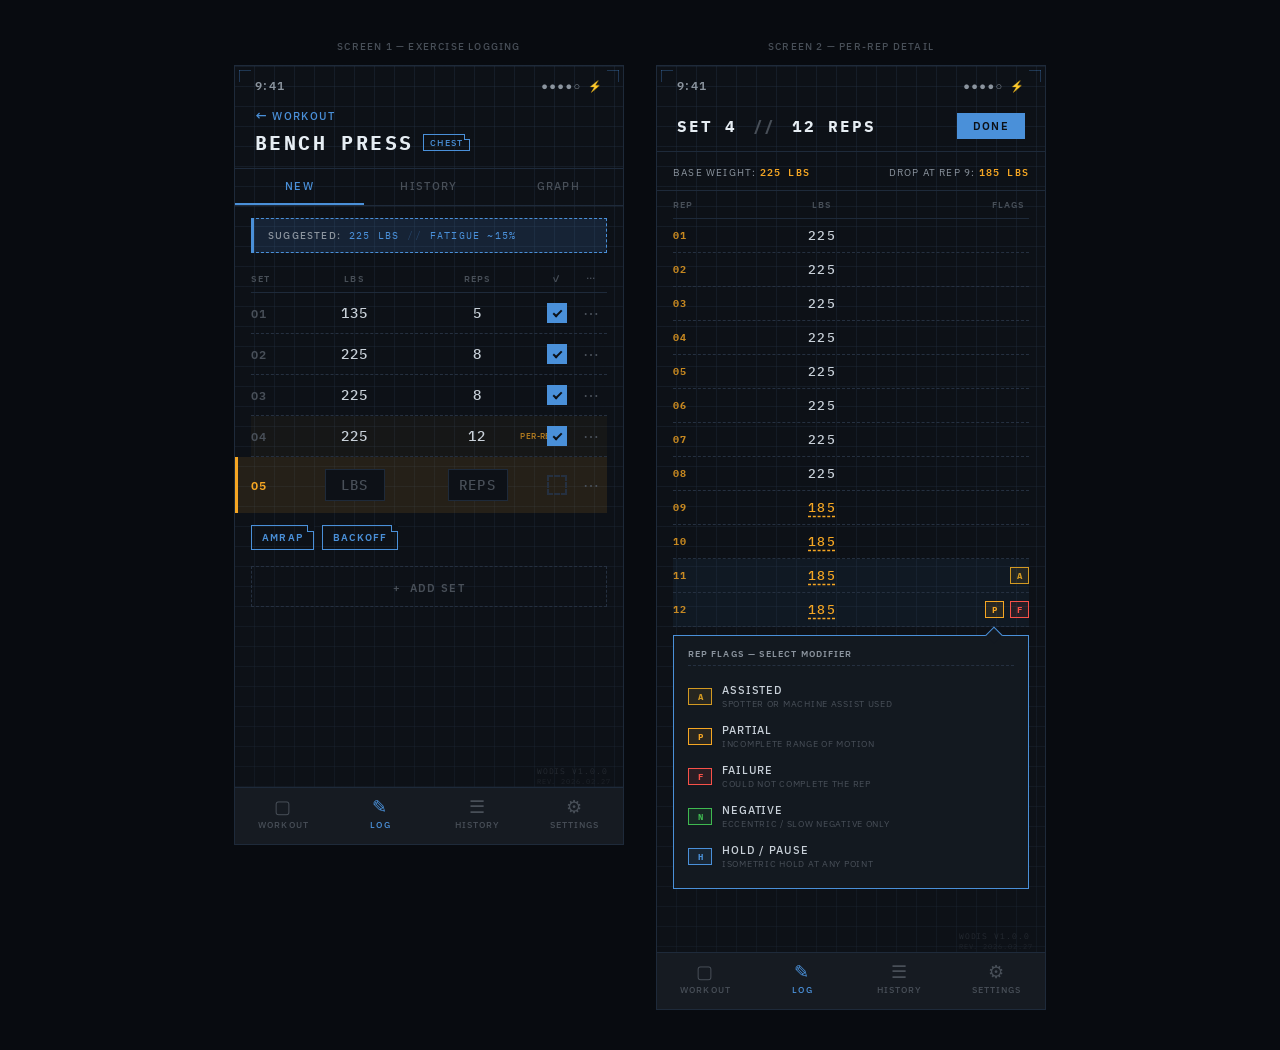
<file: designs/archive/design-5-industrial.html>
<!DOCTYPE html>
<html lang="en">
<head>
<meta charset="UTF-8">
<meta name="viewport" content="width=device-width, initial-scale=1.0">
<title>WODIS — Industrial Blueprint Design</title>
<link rel="preconnect" href="https://fonts.googleapis.com">
<link rel="preconnect" href="https://fonts.gstatic.com" crossorigin>
<link href="https://fonts.googleapis.com/css2?family=IBM+Plex+Mono:wght@400;500;600;700&family=IBM+Plex+Sans:wght@400;500;600;700&display=swap" rel="stylesheet">
<style>
  *, *::before, *::after {
    margin: 0;
    padding: 0;
    box-sizing: border-box;
  }

  :root {
    --bg-primary: #0D1117;
    --bg-elevated: #131920;
    --bg-surface: #161B22;
    --bg-input: #0D1117;
    --grid-line: #1E2A3A;
    --grid-line-subtle: rgba(30, 42, 58, 0.5);
    --border: #1E2A3A;
    --border-dashed: #253040;
    --accent-blue: #4A90D9;
    --accent-blue-dim: rgba(74, 144, 217, 0.15);
    --accent-blue-mid: rgba(74, 144, 217, 0.3);
    --accent-yellow: #F5A623;
    --accent-yellow-dim: rgba(245, 166, 35, 0.1);
    --accent-yellow-mid: rgba(245, 166, 35, 0.25);
    --accent-green: #3FB950;
    --accent-red: #F85149;
    --accent-orange: #D29922;
    --text-primary: #C9D1D9;
    --text-secondary: #8B949E;
    --text-tertiary: #484F58;
    --text-white: #E6EDF3;
    --font-mono: 'IBM Plex Mono', 'Courier New', monospace;
    --font-sans: 'IBM Plex Sans', 'Helvetica Neue', sans-serif;
    --ls: 0.08em;
    --ls-wide: 0.12em;
    --radius: 0px;
  }

  body {
    background: #080B10;
    font-family: var(--font-mono);
    color: var(--text-primary);
    display: flex;
    justify-content: center;
    align-items: flex-start;
    min-height: 100vh;
    padding: 40px 20px;
    gap: 32px;
    flex-wrap: wrap;
    text-transform: uppercase;
    letter-spacing: var(--ls);
    -webkit-font-smoothing: antialiased;
    -moz-osx-font-smoothing: grayscale;
  }

  /* ── Phone Frame ──────────────────────────────────── */
  .phone {
    width: 390px;
    min-height: 780px;
    background: var(--bg-primary);
    border: 1px solid var(--border);
    position: relative;
    overflow: hidden;
    flex-shrink: 0;
    /* Blueprint grid background */
    background-image:
      repeating-linear-gradient(
        0deg,
        transparent,
        transparent 19px,
        var(--grid-line-subtle) 19px,
        var(--grid-line-subtle) 20px
      ),
      repeating-linear-gradient(
        90deg,
        transparent,
        transparent 19px,
        var(--grid-line-subtle) 19px,
        var(--grid-line-subtle) 20px
      );
    background-size: 20px 20px;
    background-color: var(--bg-primary);
  }

  .phone::before {
    content: '';
    position: absolute;
    top: 0;
    left: 0;
    right: 0;
    bottom: 0;
    background: linear-gradient(180deg, rgba(13,17,23,0) 0%, rgba(13,17,23,0.4) 100%);
    pointer-events: none;
    z-index: 0;
  }

  .phone > * {
    position: relative;
    z-index: 1;
  }

  /* ── Status Bar ───────────────────────────────────── */
  .status-bar {
    display: flex;
    justify-content: space-between;
    align-items: center;
    padding: 12px 20px 8px;
    font-family: var(--font-sans);
    font-size: 12px;
    font-weight: 600;
    color: var(--text-secondary);
    letter-spacing: var(--ls-wide);
  }

  .status-bar-icons {
    display: flex;
    gap: 6px;
    align-items: center;
  }

  .status-bar-icons span {
    font-size: 11px;
  }

  /* ── Header ───────────────────────────────────────── */
  .header {
    padding: 8px 20px 12px;
    border-bottom: 1px solid var(--border);
  }

  .header-back {
    font-size: 11px;
    color: var(--accent-blue);
    font-family: var(--font-sans);
    font-weight: 500;
    letter-spacing: var(--ls-wide);
    margin-bottom: 6px;
    display: flex;
    align-items: center;
    gap: 4px;
  }

  .header-back .arrow {
    font-size: 14px;
    line-height: 1;
  }

  .exercise-name {
    font-size: 20px;
    font-weight: 700;
    color: var(--text-white);
    letter-spacing: var(--ls-wide);
    font-family: var(--font-mono);
    display: flex;
    align-items: center;
    gap: 10px;
  }

  .exercise-name .tag-muscle {
    font-size: 9px;
    font-weight: 500;
    color: var(--accent-blue);
    border: 1px solid var(--accent-blue);
    padding: 2px 6px;
    font-family: var(--font-sans);
    letter-spacing: var(--ls-wide);
    position: relative;
  }

  /* Corner notch for tags */
  .notch {
    position: relative;
  }

  .notch::after {
    content: '';
    position: absolute;
    top: -1px;
    right: -1px;
    width: 6px;
    height: 6px;
    background: var(--bg-primary);
    border-left: 1px solid var(--accent-blue);
    border-bottom: 1px solid var(--accent-blue);
  }

  /* ── Tabs ──────────────────────────────────────────── */
  .tabs {
    display: flex;
    border-bottom: 1px solid var(--border);
  }

  .tab {
    flex: 1;
    text-align: center;
    padding: 10px 0;
    font-size: 11px;
    font-weight: 500;
    color: var(--text-tertiary);
    font-family: var(--font-sans);
    letter-spacing: var(--ls-wide);
    border-bottom: 2px solid transparent;
    cursor: pointer;
    transition: color 0.15s;
  }

  .tab.active {
    color: var(--accent-blue);
    border-bottom-color: var(--accent-blue);
  }

  /* ── Suggestion Banner ────────────────────────────── */
  .suggestion {
    margin: 12px 16px;
    padding: 10px 14px;
    background: var(--accent-blue-dim);
    border: 1px dashed var(--accent-blue);
    border-left: 3px solid var(--accent-blue);
    font-size: 10px;
    font-family: var(--font-mono);
    color: var(--accent-blue);
    letter-spacing: var(--ls-wide);
    display: flex;
    align-items: center;
    gap: 8px;
  }

  .suggestion .label {
    color: var(--text-secondary);
    font-family: var(--font-sans);
    font-weight: 500;
  }

  .suggestion .sep {
    color: var(--accent-blue-mid);
  }

  /* ── Set Table ────────────────────────────────────── */
  .set-table {
    padding: 0 16px;
    margin-top: 8px;
  }

  .set-table-header {
    display: grid;
    grid-template-columns: 42px 1fr 1fr 36px 32px;
    padding: 8px 0;
    border-bottom: 1px solid var(--border);
    font-size: 9px;
    font-weight: 600;
    color: var(--text-tertiary);
    font-family: var(--font-sans);
    letter-spacing: var(--ls-wide);
    text-align: center;
  }

  .set-table-header span:first-child {
    text-align: left;
  }

  .set-row {
    display: grid;
    grid-template-columns: 42px 1fr 1fr 36px 32px;
    align-items: center;
    padding: 10px 0;
    border-bottom: 1px dashed var(--border-dashed);
    font-size: 14px;
    font-weight: 500;
    text-align: center;
    font-variant-numeric: tabular-nums;
    position: relative;
  }

  .set-row:last-child {
    border-bottom: none;
  }

  .set-num {
    font-size: 12px;
    color: var(--text-tertiary);
    font-family: var(--font-sans);
    text-align: left;
    font-weight: 600;
  }

  .set-lbs,
  .set-reps {
    color: var(--text-primary);
    font-family: var(--font-mono);
    font-weight: 500;
  }

  .set-check {
    display: flex;
    justify-content: center;
    align-items: center;
  }

  .check-box {
    width: 20px;
    height: 20px;
    border: 2px solid var(--accent-blue);
    display: flex;
    align-items: center;
    justify-content: center;
    background: transparent;
    position: relative;
  }

  .check-box.checked {
    background: var(--accent-blue);
  }

  .check-box.checked::after {
    content: '';
    width: 5px;
    height: 9px;
    border: solid var(--bg-primary);
    border-width: 0 2px 2px 0;
    transform: rotate(45deg);
    margin-top: -2px;
  }

  .set-more {
    font-size: 16px;
    color: var(--text-tertiary);
    cursor: pointer;
    text-align: center;
    letter-spacing: 0;
  }

  /* Per-rep indicator */
  .perrep-indicator {
    position: absolute;
    right: -4px;
    top: 50%;
    transform: translateY(-50%);
  }

  .perrep-badge {
    font-size: 7px;
    font-family: var(--font-sans);
    color: var(--accent-yellow);
    font-weight: 600;
    letter-spacing: 0.05em;
    writing-mode: vertical-lr;
    text-orientation: mixed;
    opacity: 0.7;
  }

  /* ── Active Input Row ─────────────────────────────── */
  .set-row.input-row {
    border-bottom: none;
    padding: 12px 0;
    border-left: 3px solid var(--accent-yellow);
    margin-left: -16px;
    padding-left: 13px;
    grid-template-columns: 42px 1fr 1fr 36px 32px;
    background: var(--accent-yellow-dim);
  }

  .input-field {
    background: var(--bg-input);
    border: 1px solid var(--border);
    color: var(--text-secondary);
    font-family: var(--font-mono);
    font-size: 14px;
    font-weight: 500;
    text-align: center;
    padding: 6px 4px;
    width: 60px;
    margin: 0 auto;
    letter-spacing: var(--ls);
    text-transform: uppercase;
    font-variant-numeric: tabular-nums;
    outline: none;
  }

  .input-field:focus {
    border-color: var(--accent-yellow);
  }

  .input-field::placeholder {
    color: var(--text-tertiary);
  }

  .set-row.input-row .set-num {
    color: var(--accent-yellow);
  }

  .check-box.empty {
    border: 2px dashed var(--border-dashed);
    background: transparent;
  }

  /* ── Tags ──────────────────────────────────────────── */
  .tags-row {
    display: flex;
    gap: 8px;
    padding: 12px 16px 8px;
    flex-wrap: wrap;
  }

  .tag {
    font-size: 10px;
    font-weight: 600;
    color: var(--accent-blue);
    border: 1px solid var(--accent-blue);
    padding: 5px 10px;
    font-family: var(--font-sans);
    letter-spacing: var(--ls-wide);
    cursor: pointer;
    position: relative;
    background: transparent;
    transition: background 0.15s;
  }

  .tag::after {
    content: '';
    position: absolute;
    top: -1px;
    right: -1px;
    width: 7px;
    height: 7px;
    background: var(--bg-primary);
    border-left: 1px solid var(--accent-blue);
    border-bottom: 1px solid var(--accent-blue);
  }

  .tag:hover {
    background: var(--accent-blue-dim);
  }

  .tag.selected {
    background: var(--accent-blue);
    color: var(--bg-primary);
  }

  /* ── Add Set Button ────────────────────────────────── */
  .add-set-btn {
    margin: 8px 16px 16px;
    padding: 10px;
    border: 1px dashed var(--border-dashed);
    text-align: center;
    font-size: 11px;
    font-weight: 600;
    color: var(--text-tertiary);
    font-family: var(--font-sans);
    letter-spacing: var(--ls-wide);
    cursor: pointer;
    transition: all 0.15s;
    background: transparent;
  }

  .add-set-btn:hover {
    border-color: var(--accent-blue);
    color: var(--accent-blue);
    background: var(--accent-blue-dim);
  }

  .add-set-btn span {
    margin-right: 4px;
    font-family: var(--font-mono);
  }

  /* ── Bottom Nav ────────────────────────────────────── */
  .bottom-nav {
    position: absolute;
    bottom: 0;
    left: 0;
    right: 0;
    display: flex;
    border-top: 1px solid var(--border);
    background: var(--bg-surface);
    z-index: 10;
  }

  .nav-item {
    flex: 1;
    text-align: center;
    padding: 10px 0 14px;
    font-size: 9px;
    font-weight: 500;
    color: var(--text-tertiary);
    font-family: var(--font-sans);
    letter-spacing: var(--ls-wide);
    cursor: pointer;
  }

  .nav-item.active {
    color: var(--accent-blue);
  }

  .nav-icon {
    font-size: 18px;
    display: block;
    margin-bottom: 3px;
    line-height: 1;
  }

  /* ── Watermark / Revision Stamp ────────────────────── */
  .watermark {
    position: absolute;
    bottom: 58px;
    right: 12px;
    font-size: 8px;
    font-family: var(--font-mono);
    color: var(--text-tertiary);
    letter-spacing: var(--ls-wide);
    opacity: 0.4;
    z-index: 2;
  }

  .watermark .rev {
    display: block;
    text-align: right;
    font-size: 7px;
    color: var(--text-tertiary);
    opacity: 0.7;
    margin-top: 1px;
  }

  /* ══════════════════════════════════════════════════════
     SCREEN 2 — PER-REP DETAIL
     ══════════════════════════════════════════════════════ */

  .perrep-header {
    padding: 12px 20px;
    border-bottom: 1px solid var(--border);
    display: flex;
    justify-content: space-between;
    align-items: center;
  }

  .perrep-title {
    font-size: 16px;
    font-weight: 700;
    color: var(--text-white);
    letter-spacing: var(--ls-wide);
  }

  .perrep-title .sep {
    color: var(--text-tertiary);
    margin: 0 4px;
  }

  .done-btn {
    font-size: 11px;
    font-weight: 600;
    color: var(--bg-primary);
    background: var(--accent-blue);
    border: none;
    padding: 6px 16px;
    font-family: var(--font-sans);
    letter-spacing: var(--ls-wide);
    text-transform: uppercase;
    cursor: pointer;
    transition: background 0.15s;
  }

  .done-btn:hover {
    background: #5A9FE6;
  }

  /* ── Rep Table ─────────────────────────────────────── */
  .rep-table {
    padding: 0 16px;
  }

  .rep-table-header {
    display: grid;
    grid-template-columns: 32px 1fr 90px;
    padding: 8px 0;
    border-bottom: 1px solid var(--border);
    font-size: 9px;
    font-weight: 600;
    color: var(--text-tertiary);
    font-family: var(--font-sans);
    letter-spacing: var(--ls-wide);
  }

  .rep-table-header span:nth-child(2) {
    text-align: center;
  }

  .rep-table-header span:nth-child(3) {
    text-align: right;
    padding-right: 4px;
  }

  .rep-row {
    display: grid;
    grid-template-columns: 32px 1fr 90px;
    align-items: center;
    padding: 8px 0;
    border-bottom: 1px dashed var(--border-dashed);
    font-size: 13px;
    font-weight: 500;
    font-variant-numeric: tabular-nums;
  }

  .rep-num {
    font-size: 10px;
    font-weight: 700;
    color: var(--accent-yellow);
    font-family: var(--font-mono);
    opacity: 0.8;
  }

  .rep-weight {
    text-align: center;
    color: var(--text-primary);
    font-family: var(--font-mono);
  }

  .rep-weight.changed {
    text-decoration: underline;
    text-decoration-style: dashed;
    text-underline-offset: 4px;
    text-decoration-color: var(--accent-yellow);
    color: var(--accent-yellow);
  }

  .rep-flags {
    display: flex;
    gap: 6px;
    justify-content: flex-end;
    align-items: center;
  }

  .flag {
    font-size: 9px;
    font-weight: 700;
    padding: 2px 6px;
    font-family: var(--font-mono);
    letter-spacing: 0;
    border: 1px solid;
  }

  .flag-a {
    color: var(--accent-orange);
    border-color: var(--accent-orange);
    background: rgba(210, 153, 34, 0.1);
  }

  .flag-p {
    color: var(--accent-yellow);
    border-color: var(--accent-yellow);
    background: rgba(245, 166, 35, 0.1);
  }

  .flag-f {
    color: var(--accent-red);
    border-color: var(--accent-red);
    background: rgba(248, 81, 73, 0.1);
  }

  /* ── Flag Popover ──────────────────────────────────── */
  .flag-popover-anchor {
    position: relative;
    margin: 0 16px;
  }

  .flag-popover {
    background: #131920;
    border: 1px solid var(--accent-blue);
    padding: 12px 14px;
    margin-top: 8px;
    position: relative;
  }

  .flag-popover::before {
    content: '';
    position: absolute;
    top: -7px;
    right: 28px;
    width: 12px;
    height: 12px;
    background: #131920;
    border-top: 1px solid var(--accent-blue);
    border-left: 1px solid var(--accent-blue);
    transform: rotate(45deg);
  }

  .flag-popover-title {
    font-size: 9px;
    font-weight: 600;
    color: var(--text-secondary);
    font-family: var(--font-sans);
    letter-spacing: var(--ls-wide);
    margin-bottom: 10px;
    padding-bottom: 6px;
    border-bottom: 1px dashed var(--border-dashed);
  }

  .flag-option {
    display: flex;
    align-items: center;
    gap: 10px;
    padding: 7px 0;
    cursor: pointer;
    transition: opacity 0.15s;
  }

  .flag-option:hover {
    opacity: 0.8;
  }

  .flag-option .flag {
    width: 24px;
    text-align: center;
  }

  .flag-option-label {
    font-size: 11px;
    font-weight: 500;
    color: var(--text-primary);
    font-family: var(--font-sans);
    letter-spacing: var(--ls);
  }

  .flag-option-desc {
    font-size: 9px;
    color: var(--text-tertiary);
    font-family: var(--font-sans);
    letter-spacing: var(--ls);
    margin-top: 1px;
  }

  /* ── Scrollable area ───────────────────────────────── */
  .screen-content {
    padding-bottom: 80px;
    overflow-y: auto;
  }

  /* ── Screen Label ──────────────────────────────────── */
  .screen-label {
    text-align: center;
    font-size: 10px;
    font-family: var(--font-sans);
    color: var(--text-tertiary);
    letter-spacing: var(--ls-wide);
    margin-bottom: 12px;
    font-weight: 500;
  }

  /* ── Highlight Set 4 row ───────────────────────────── */
  .set-row.has-detail {
    background: rgba(245, 166, 35, 0.04);
  }

  .set-row.has-detail .set-reps {
    position: relative;
  }

  .detail-link {
    position: absolute;
    right: -24px;
    top: 50%;
    transform: translateY(-50%);
    font-size: 8px;
    color: var(--accent-yellow);
    font-family: var(--font-sans);
    font-weight: 600;
    opacity: 0.7;
    letter-spacing: 0.05em;
  }

  /* ── Blueprint corner marks on phone ────────────────── */
  .corner-mark {
    position: absolute;
    width: 16px;
    height: 16px;
    z-index: 5;
    pointer-events: none;
  }

  .corner-mark::before,
  .corner-mark::after {
    content: '';
    position: absolute;
    background: var(--accent-blue);
    opacity: 0.3;
  }

  .corner-tl { top: 4px; left: 4px; }
  .corner-tl::before { width: 12px; height: 1px; top: 0; left: 0; }
  .corner-tl::after { width: 1px; height: 12px; top: 0; left: 0; }

  .corner-tr { top: 4px; right: 4px; }
  .corner-tr::before { width: 12px; height: 1px; top: 0; right: 0; }
  .corner-tr::after { width: 1px; height: 12px; top: 0; right: 0; }

  .corner-bl { bottom: 4px; left: 4px; }
  .corner-bl::before { width: 12px; height: 1px; bottom: 0; left: 0; }
  .corner-bl::after { width: 1px; height: 12px; bottom: 0; left: 0; }

  .corner-br { bottom: 4px; right: 4px; }
  .corner-br::before { width: 12px; height: 1px; bottom: 0; right: 0; }
  .corner-br::after { width: 1px; height: 12px; bottom: 0; right: 0; }

  /* ── Rep row active highlight ──────────────────────── */
  .rep-row.active-rep {
    background: rgba(74, 144, 217, 0.06);
  }

  /* ── Summary line above reps ───────────────────────── */
  .rep-summary {
    padding: 10px 16px;
    font-size: 10px;
    color: var(--text-secondary);
    font-family: var(--font-sans);
    letter-spacing: var(--ls-wide);
    border-bottom: 1px solid var(--border);
    display: flex;
    justify-content: space-between;
  }

  .rep-summary .highlight {
    color: var(--accent-yellow);
    font-family: var(--font-mono);
    font-weight: 600;
  }
</style>
</head>
<body>

<!-- ══════════════════════════════════════════════════════
     SCREEN 1 — EXERCISE LOGGING
     ══════════════════════════════════════════════════════ -->
<div>
  <div class="screen-label">Screen 1 &mdash; Exercise Logging</div>
  <div class="phone">
    <!-- Blueprint corner marks -->
    <div class="corner-mark corner-tl"></div>
    <div class="corner-mark corner-tr"></div>
    <div class="corner-mark corner-bl"></div>
    <div class="corner-mark corner-br"></div>

    <!-- Status Bar -->
    <div class="status-bar">
      <span>9:41</span>
      <div class="status-bar-icons">
        <span>&#9679;&#9679;&#9679;&#9679;&#9675;</span>
        <span>&#9889;</span>
      </div>
    </div>

    <!-- Header -->
    <div class="header">
      <div class="header-back">
        <span class="arrow">&larr;</span> Workout
      </div>
      <div class="exercise-name">
        Bench Press
        <span class="tag-muscle notch">Chest</span>
      </div>
    </div>

    <!-- Tabs -->
    <div class="tabs">
      <div class="tab active">New</div>
      <div class="tab">History</div>
      <div class="tab">Graph</div>
    </div>

    <div class="screen-content">
      <!-- Suggestion Banner -->
      <div class="suggestion">
        <span class="label">Suggested:</span>
        225 LBS
        <span class="sep">//</span>
        Fatigue ~15%
      </div>

      <!-- Set Table -->
      <div class="set-table">
        <!-- Header -->
        <div class="set-table-header">
          <span>Set</span>
          <span>LBS</span>
          <span>Reps</span>
          <span>&check;</span>
          <span>&ctdot;</span>
        </div>

        <!-- Set 1 -->
        <div class="set-row">
          <span class="set-num">01</span>
          <span class="set-lbs">135</span>
          <span class="set-reps">5</span>
          <div class="set-check">
            <div class="check-box checked"></div>
          </div>
          <span class="set-more">&ctdot;</span>
        </div>

        <!-- Set 2 -->
        <div class="set-row">
          <span class="set-num">02</span>
          <span class="set-lbs">225</span>
          <span class="set-reps">8</span>
          <div class="set-check">
            <div class="check-box checked"></div>
          </div>
          <span class="set-more">&ctdot;</span>
        </div>

        <!-- Set 3 -->
        <div class="set-row">
          <span class="set-num">03</span>
          <span class="set-lbs">225</span>
          <span class="set-reps">8</span>
          <div class="set-check">
            <div class="check-box checked"></div>
          </div>
          <span class="set-more">&ctdot;</span>
        </div>

        <!-- Set 4 — has per-rep data -->
        <div class="set-row has-detail">
          <span class="set-num">04</span>
          <span class="set-lbs">225</span>
          <span class="set-reps">
            12
            <span class="detail-link">per-rep &raquo;</span>
          </span>
          <div class="set-check">
            <div class="check-box checked"></div>
          </div>
          <span class="set-more">&ctdot;</span>
        </div>

        <!-- Current Input Row -->
        <div class="set-row input-row">
          <span class="set-num">05</span>
          <input class="input-field" type="text" placeholder="LBS">
          <input class="input-field" type="text" placeholder="Reps">
          <div class="set-check">
            <div class="check-box empty"></div>
          </div>
          <span class="set-more">&ctdot;</span>
        </div>
      </div>

      <!-- Tags -->
      <div class="tags-row">
        <div class="tag notch">AMRAP</div>
        <div class="tag notch">Backoff</div>
      </div>

      <!-- Add Set -->
      <div class="add-set-btn">
        <span>+</span> Add Set
      </div>
    </div>

    <!-- Watermark -->
    <div class="watermark">
      WODIS v1.0.0
      <span class="rev">rev. 2026.02.27</span>
    </div>

    <!-- Bottom Nav -->
    <div class="bottom-nav">
      <div class="nav-item">
        <span class="nav-icon">&#9634;</span>
        Workout
      </div>
      <div class="nav-item active">
        <span class="nav-icon">&#9998;</span>
        Log
      </div>
      <div class="nav-item">
        <span class="nav-icon">&#9776;</span>
        History
      </div>
      <div class="nav-item">
        <span class="nav-icon">&#9881;</span>
        Settings
      </div>
    </div>
  </div>
</div>


<!-- ══════════════════════════════════════════════════════
     SCREEN 2 — PER-REP DETAIL
     ══════════════════════════════════════════════════════ -->
<div>
  <div class="screen-label">Screen 2 &mdash; Per-Rep Detail</div>
  <div class="phone">
    <!-- Blueprint corner marks -->
    <div class="corner-mark corner-tl"></div>
    <div class="corner-mark corner-tr"></div>
    <div class="corner-mark corner-bl"></div>
    <div class="corner-mark corner-br"></div>

    <!-- Status Bar -->
    <div class="status-bar">
      <span>9:41</span>
      <div class="status-bar-icons">
        <span>&#9679;&#9679;&#9679;&#9679;&#9675;</span>
        <span>&#9889;</span>
      </div>
    </div>

    <!-- Per-Rep Header -->
    <div class="perrep-header">
      <div class="perrep-title">
        Set 4 <span class="sep">//</span> 12 Reps
      </div>
      <button class="done-btn">Done</button>
    </div>

    <!-- Summary -->
    <div class="rep-summary">
      <span>Base weight: <span class="highlight">225 LBS</span></span>
      <span>Drop at rep 9: <span class="highlight">185 LBS</span></span>
    </div>

    <div class="screen-content" style="padding-bottom: 120px;">
      <!-- Rep Table -->
      <div class="rep-table">
        <!-- Header -->
        <div class="rep-table-header">
          <span>Rep</span>
          <span>LBS</span>
          <span>Flags</span>
        </div>

        <!-- Rep 1 -->
        <div class="rep-row">
          <span class="rep-num">01</span>
          <span class="rep-weight">225</span>
          <div class="rep-flags"></div>
        </div>

        <!-- Rep 2 -->
        <div class="rep-row">
          <span class="rep-num">02</span>
          <span class="rep-weight">225</span>
          <div class="rep-flags"></div>
        </div>

        <!-- Rep 3 -->
        <div class="rep-row">
          <span class="rep-num">03</span>
          <span class="rep-weight">225</span>
          <div class="rep-flags"></div>
        </div>

        <!-- Rep 4 -->
        <div class="rep-row">
          <span class="rep-num">04</span>
          <span class="rep-weight">225</span>
          <div class="rep-flags"></div>
        </div>

        <!-- Rep 5 -->
        <div class="rep-row">
          <span class="rep-num">05</span>
          <span class="rep-weight">225</span>
          <div class="rep-flags"></div>
        </div>

        <!-- Rep 6 -->
        <div class="rep-row">
          <span class="rep-num">06</span>
          <span class="rep-weight">225</span>
          <div class="rep-flags"></div>
        </div>

        <!-- Rep 7 -->
        <div class="rep-row">
          <span class="rep-num">07</span>
          <span class="rep-weight">225</span>
          <div class="rep-flags"></div>
        </div>

        <!-- Rep 8 -->
        <div class="rep-row">
          <span class="rep-num">08</span>
          <span class="rep-weight">225</span>
          <div class="rep-flags"></div>
        </div>

        <!-- Rep 9 — weight changed -->
        <div class="rep-row">
          <span class="rep-num">09</span>
          <span class="rep-weight changed">185</span>
          <div class="rep-flags"></div>
        </div>

        <!-- Rep 10 — weight changed -->
        <div class="rep-row">
          <span class="rep-num">10</span>
          <span class="rep-weight changed">185</span>
          <div class="rep-flags"></div>
        </div>

        <!-- Rep 11 — weight changed + assisted -->
        <div class="rep-row active-rep">
          <span class="rep-num">11</span>
          <span class="rep-weight changed">185</span>
          <div class="rep-flags">
            <span class="flag flag-a">A</span>
          </div>
        </div>

        <!-- Rep 12 — weight changed + partial + failure -->
        <div class="rep-row active-rep">
          <span class="rep-num">12</span>
          <span class="rep-weight changed">185</span>
          <div class="rep-flags">
            <span class="flag flag-p">P</span>
            <span class="flag flag-f">F</span>
          </div>
        </div>
      </div>

      <!-- Flag Popover -->
      <div class="flag-popover-anchor">
        <div class="flag-popover">
          <div class="flag-popover-title">Rep Flags &mdash; Select Modifier</div>

          <div class="flag-option">
            <span class="flag flag-a">A</span>
            <div>
              <div class="flag-option-label">Assisted</div>
              <div class="flag-option-desc">Spotter or machine assist used</div>
            </div>
          </div>

          <div class="flag-option">
            <span class="flag flag-p">P</span>
            <div>
              <div class="flag-option-label">Partial</div>
              <div class="flag-option-desc">Incomplete range of motion</div>
            </div>
          </div>

          <div class="flag-option">
            <span class="flag flag-f">F</span>
            <div>
              <div class="flag-option-label">Failure</div>
              <div class="flag-option-desc">Could not complete the rep</div>
            </div>
          </div>

          <div class="flag-option">
            <span class="flag" style="color: var(--accent-green); border-color: var(--accent-green); background: rgba(63,185,80,0.1);">N</span>
            <div>
              <div class="flag-option-label">Negative</div>
              <div class="flag-option-desc">Eccentric / slow negative only</div>
            </div>
          </div>

          <div class="flag-option">
            <span class="flag" style="color: var(--accent-blue); border-color: var(--accent-blue); background: rgba(74,144,217,0.1);">H</span>
            <div>
              <div class="flag-option-label">Hold / Pause</div>
              <div class="flag-option-desc">Isometric hold at any point</div>
            </div>
          </div>
        </div>
      </div>
    </div>

    <!-- Watermark -->
    <div class="watermark">
      WODIS v1.0.0
      <span class="rev">rev. 2026.02.27</span>
    </div>

    <!-- Bottom Nav -->
    <div class="bottom-nav">
      <div class="nav-item">
        <span class="nav-icon">&#9634;</span>
        Workout
      </div>
      <div class="nav-item active">
        <span class="nav-icon">&#9998;</span>
        Log
      </div>
      <div class="nav-item">
        <span class="nav-icon">&#9776;</span>
        History
      </div>
      <div class="nav-item">
        <span class="nav-icon">&#9881;</span>
        Settings
      </div>
    </div>
  </div>
</div>

</body>
</html>
</file>
<file: site/app/styles.css>
/* Atomic — Neon Sport. Ported from designs/prototype.html, adapted from the
   demo phone frame to full-viewport on a real device. */

*, *::before, *::after { box-sizing: border-box; margin: 0; padding: 0; }

/* The hidden attribute must win over any display rule (flex grids etc.). */
[hidden] { display: none !important; }

:root {
  --bg: #0A0A0F;
  --surface: #141419;
  --surface-hover: #1A1A22;
  --border: #2A2A33;
  --text-primary: #F0F0F5;
  --text-secondary: #7A7A85;
  --text-tertiary: #4A4A52;
  --volt: #CAFF33;
  --volt-rgb: 202, 255, 51;
  --volt-dim: rgba(var(--volt-rgb), 0.15);
  --volt-glow: rgba(var(--volt-rgb), 0.4);
  --cyan: #00E5FF;
  --cyan-rgb: 0, 229, 255;
  --cyan-dim: rgba(var(--cyan-rgb), 0.08);
  --cyan-glow: rgba(var(--cyan-rgb), 0.35);
  --accent-ink: #0A0A0F;
  --border-rgb: 42, 42, 51;
  --nav-bg: rgba(10, 10, 15, 0.95);
  --popover: rgba(25, 25, 35, 0.92);
  --card-hover: rgba(20, 20, 25, 0.8);
  --well: #1B1B22;
  --well-2: #23232C;
  --sheet: #101015;
  --mute-fill: #3A3A44;
  --tear: #33343E;
  --heat-l1: #55701F;
  --heat-l2: #8FBC26;
  --radius: 10px;
  --radius-sm: 6px;
  --safe-top: env(safe-area-inset-top, 0px);
  --safe-bottom: env(safe-area-inset-bottom, 0px);
}

html, body { height: 100%; overscroll-behavior-y: none; }

body {
  background: var(--bg);
  color: var(--text-primary);
  font-family: 'Outfit', sans-serif;
  -webkit-font-smoothing: antialiased;
  overscroll-behavior-y: none;
}

#app { height: 100dvh; display: flex; flex-direction: column; }

.screen { flex: 1; display: flex; flex-direction: column; min-height: 0; }

.screen-scroll {
  flex: 1;
  overflow-y: auto;
  -webkit-overflow-scrolling: touch;
  padding-bottom: 24px;
}
.screen-scroll::-webkit-scrollbar { width: 0; }

/* ── Bottom nav ── */
.bottom-nav {
  display: flex;
  justify-content: space-around;
  padding: 10px 24px calc(12px + var(--safe-bottom));
  border-top: 1px solid var(--border);
  background: var(--nav-bg);
}
.nav-item {
  display: flex;
  flex-direction: column;
  align-items: center;
  gap: 4px;
  font-size: 11px;
  font-weight: 600;
  letter-spacing: 1px;
  text-transform: uppercase;
  color: var(--text-secondary);
  cursor: pointer;
  user-select: none;
}
.nav-item.active { color: var(--volt); }
.nav-icon { font-size: 20px; }

/* ── Buttons ── */
.log-new-btn {
  display: flex; align-items: center; justify-content: center; gap: 10px;
  margin: 0 20px 24px;
  padding: 16px;
  background: var(--volt);
  color: var(--accent-ink);
  border: none;
  border-radius: var(--radius);
  font-family: inherit;
  font-size: 15px; font-weight: 800; letter-spacing: 2px; text-transform: uppercase;
  cursor: pointer;
  box-shadow: 0 0 20px var(--volt-dim), 0 4px 12px rgba(0, 0, 0, 0.3);
}
.log-new-btn span { font-size: 18px; }

.done-btn {
  padding: 7px 16px;
  background: transparent;
  color: var(--volt);
  border: 1px solid rgba(var(--volt-rgb), 0.35);
  border-radius: 20px;
  font-family: inherit;
  font-size: 12px; font-weight: 800; letter-spacing: 1.5px; text-transform: uppercase;
  cursor: pointer;
}

.add-exercise-btn, .add-set-btn {
  width: calc(100% - 40px);
  margin: 8px 20px;
  padding: 14px;
  border: 1px dashed var(--border);
  border-radius: var(--radius);
  background: transparent;
  color: var(--text-secondary);
  font-family: inherit;
  font-size: 14px; font-weight: 600; letter-spacing: 1px;
  cursor: pointer;
  display: flex; align-items: center; justify-content: center; gap: 8px;
}
.add-set-btn { width: 100%; margin: 8px 0 0; }

/* ── Share ── */
.session-share {
  display: inline-flex; align-items: center; justify-content: center;
  width: 34px; height: 34px;
  background: transparent;
  border: 1px solid var(--border);
  border-radius: 50%;
  color: var(--text-secondary);
  cursor: pointer;
  transition: border-color 0.2s, color 0.2s;
}
.session-share:hover { border-color: rgba(var(--volt-rgb), 0.4); color: var(--volt); }
.session-share svg { width: 17px; height: 17px; }

.share-session-btn {
  width: calc(100% - 40px);
  margin: 16px 20px 8px;
  padding: 16px;
  background: var(--surface);
  color: var(--volt);
  border: 1px solid rgba(var(--volt-rgb), 0.3);
  border-radius: var(--radius);
  font-family: inherit;
  font-size: 14px; font-weight: 800; letter-spacing: 2px; text-transform: uppercase;
  cursor: pointer;
  display: flex; align-items: center; justify-content: center; gap: 10px;
}
.share-session-btn svg { width: 17px; height: 17px; }

.share-overlay {
  position: fixed; inset: 0; z-index: 1000;
  background: rgba(0, 0, 0, 0.72);
  display: flex; align-items: center; justify-content: center;
  padding: 20px;
}
.share-sheet { display: flex; flex-direction: column; align-items: center; gap: 18px; max-width: 100%; }
.share-card-frame { overflow: hidden; box-shadow: 0 18px 44px rgba(0, 0, 0, 0.5); border-radius: 18px; }
.share-actions { display: flex; gap: 12px; }
.share-cancel, .share-save {
  padding: 12px 22px;
  border-radius: var(--radius);
  font-family: inherit;
  font-size: 14px; font-weight: 800; letter-spacing: 1.5px; text-transform: uppercase;
  cursor: pointer;
}
.share-cancel { background: transparent; color: var(--text-secondary); border: 1px solid var(--border); }
.share-save { background: var(--volt); color: var(--accent-ink); border: none; }

/* ── Exercise picker ── */
.picker-overlay {
  position: fixed; inset: 0; z-index: 1000;
  background: rgba(0, 0, 0, 0.72);
  display: flex; align-items: flex-start; justify-content: center;
  padding: 8vh 16px 16px;
}
.picker-sheet {
  width: 100%; max-width: 460px; max-height: 80vh;
  display: flex; flex-direction: column;
  background: var(--surface); border: 1px solid var(--border); border-radius: var(--radius);
  padding: 16px;
}
.picker-head { display: flex; align-items: center; justify-content: space-between; margin-bottom: 12px; }
.picker-title { font-size: 15px; font-weight: 800; letter-spacing: 1px; text-transform: uppercase; }
.picker-cancel { background: transparent; border: none; color: var(--text-secondary); font-family: inherit; font-size: 14px; font-weight: 600; cursor: pointer; }
.picker-sheet .picker-search { width: 100%; text-align: left; }
.picker-list { overflow-y: auto; margin-top: 12px; min-height: 0; }
.picker-item { padding: 13px 8px; border-bottom: 1px solid var(--border); font-size: 15px; cursor: pointer; color: var(--text-primary); }
.picker-item:last-child { border-bottom: none; }
.picker-item:hover { background: var(--surface-hover); }
.picker-new { color: var(--volt); font-weight: 700; }
.picker-empty { padding: 20px 8px; color: var(--text-tertiary); font-style: italic; font-size: 14px; }

/* ── Home / Feed ── */
.home-header { padding: calc(40px + var(--safe-top)) 24px 20px; }
.home-logo { font-size: 28px; font-weight: 900; letter-spacing: 4px; text-transform: uppercase; }
.home-logo span { color: var(--volt); }
.home-subtitle { font-size: 13px; color: var(--text-secondary); letter-spacing: 1px; margin-top: 4px; }

.feed-label {
  font-size: 11px; font-weight: 700; letter-spacing: 2px; text-transform: uppercase;
  color: var(--text-secondary);
  padding: 0 24px 12px;
}

.session-card {
  margin: 0 20px 12px;
  padding: 16px 18px;
  background: var(--surface);
  border: 1px solid var(--border);
  border-radius: var(--radius);
  cursor: pointer;
  transition: border-color 0.2s;
}
.session-card:hover { border-color: rgba(var(--volt-rgb), 0.2); }
.sc-top { display: flex; justify-content: space-between; align-items: flex-start; gap: 12px; margin-bottom: 8px; }
.sc-date { font-size: 14px; font-weight: 700; line-height: 1.35; }
.sc-meta { display: flex; flex-direction: column; align-items: flex-end; gap: 2px; flex: none; }
.sc-no { font-size: 12px; font-weight: 600; letter-spacing: 0.5px; color: var(--text-secondary); font-variant-numeric: tabular-nums; }
.sc-duration { font-size: 12px; color: var(--text-secondary); font-weight: 500; }
.sc-exercises { font-size: 13px; color: var(--text-secondary); margin-bottom: 10px; line-height: 1.4; }
.sc-bottom { display: flex; gap: 16px; align-items: center; }
.sc-stat { font-size: 12px; color: var(--text-secondary); font-weight: 500; }
.sc-stat strong { color: var(--text-primary); font-weight: 700; }
.sc-del { margin-left: auto; flex: none; background: transparent; border: none; padding: 2px; color: var(--text-tertiary); cursor: pointer; display: inline-flex; align-items: center; }
.sc-del:hover { color: #FF5252; }
.sc-del svg { width: 16px; height: 16px; display: block; }

.empty-state { text-align: center; color: var(--text-secondary); padding: 48px 24px; }
.empty-emoji { font-size: 40px; margin-bottom: 12px; opacity: 0.5; }
.empty-sub { font-size: 13px; color: var(--text-tertiary); margin-top: 6px; }
.hint { color: var(--text-tertiary); font-size: 14px; font-style: italic; padding: 8px 24px 16px; }

/* ── Session ── */
.session-header { padding: calc(32px + var(--safe-top)) 24px 16px; }
.session-header-top { display: flex; align-items: center; justify-content: space-between; gap: 12px; }
.session-title-block { flex: 1; display: flex; flex-direction: column; gap: 2px; min-width: 0; }
.session-title { font-size: 22px; font-weight: 800; letter-spacing: 1px; }
.session-date { font-size: 13px; font-weight: 500; color: var(--text-secondary); }
.session-header-actions { display: flex; align-items: center; gap: 12px; }
.session-back { color: var(--text-secondary); font-size: 22px; cursor: pointer; }
.session-date { cursor: pointer; text-decoration: underline dotted rgba(122, 122, 133, 0.5); text-underline-offset: 3px; }

/* ── Session start-time sheet ── */
.time-sheet { max-width: 340px; }
.time-sheet .time-input { width: 100%; text-align: left; color-scheme: dark; }
.time-save {
  width: 100%; margin-top: 12px; padding: 12px;
  background: var(--volt); color: var(--accent-ink);
  border: none; border-radius: var(--radius-sm);
  font-family: inherit; font-size: 13px; font-weight: 800; letter-spacing: 1.5px; text-transform: uppercase;
  cursor: pointer; box-shadow: 0 0 10px var(--volt-dim);
}

.session-rollup {
  display: flex; gap: 28px;
  margin: 0 24px 16px;
  padding: 0 0 16px;
  border-bottom: 1px solid var(--border);
}
.sr-val { font-size: 20px; font-weight: 800; line-height: 1; font-variant-numeric: tabular-nums; color: var(--text-primary); }
.sr-val.accent { color: var(--volt); }
.sr-label { font-size: 11px; font-weight: 600; letter-spacing: 1px; text-transform: uppercase; color: var(--text-secondary); margin-top: 6px; }

.note-area {
  margin: 0 20px 16px;
  padding: 12px 14px;
  background: var(--surface);
  border: 1px solid var(--border);
  border-radius: var(--radius-sm);
}
.note-input {
  width: 100%;
  background: transparent;
  border: none;
  color: var(--text-primary);
  font-family: inherit;
  font-size: 13.5px;
  line-height: 1.4;
  resize: none;
  outline: none;
}
.note-input::placeholder { color: var(--text-secondary); font-style: italic; }

.exercise-card {
  display: flex;
  align-items: center;
  gap: 14px;
  margin: 0 20px 10px;
  padding: 14px 16px;
  background: var(--surface);
  border: 1px solid var(--border);
  border-radius: var(--radius);
  cursor: pointer;
  transition: all 0.2s;
}
.exercise-card:hover { border-color: rgba(var(--volt-rgb), 0.25); background: var(--card-hover); }
.ec-body { flex: 1; min-width: 0; }
.ec-name { font-size: 15px; font-weight: 700; letter-spacing: 0.5px; text-transform: uppercase; }
.ec-meta { display: flex; flex-direction: column; align-items: center; gap: 3px; flex: none; text-align: center; }
.ec-time { font-size: 12px; color: var(--text-tertiary); font-variant-numeric: tabular-nums; white-space: nowrap; }
.ec-sets-count { font-size: 12px; color: var(--text-secondary); font-weight: 600; white-space: nowrap; }
.ec-del { flex: none; background: transparent; border: none; padding: 2px; color: var(--text-tertiary); cursor: pointer; display: inline-flex; align-items: center; }
.ec-del:hover { color: #FF5252; }
.ec-del svg { width: 16px; height: 16px; display: block; }
.ec-sets-summary {
  font-size: 13px; color: var(--text-secondary); line-height: 1.5;
  font-variant-numeric: tabular-nums; font-weight: 500; margin-top: 6px;
}
.ec-drop { color: var(--cyan); font-weight: 600; text-shadow: 0 0 4px var(--cyan-glow); }
.ec-empty { color: var(--text-tertiary); font-style: italic; }

/* ── Exercise ── */
.ex-header { padding: calc(32px + var(--safe-top)) 20px 0; }
.ex-header-top { display: flex; align-items: center; justify-content: space-between; margin-bottom: 4px; }
.ex-back { color: var(--text-secondary); font-size: 22px; cursor: pointer; }
.ex-name {
  font-size: 26px; font-weight: 800; letter-spacing: 2px; text-transform: uppercase;
  margin: 8px 0 16px;
}
.content { padding: 16px 20px 20px; }

.set-table { width: 100%; border-collapse: collapse; }
.set-table thead th {
  font-size: 11px; font-weight: 700; letter-spacing: 2px; text-transform: uppercase;
  color: var(--text-secondary);
  padding: 0 0 10px;
  text-align: center;
  border-bottom: 1px solid var(--border);
}
.set-table thead th:first-child { text-align: left; width: 42px; }
.set-table thead th:last-child { width: 32px; }
.set-table tbody tr { border-bottom: 1px solid rgba(var(--border-rgb), 0.5); }
.set-table tbody td {
  padding: 12px 4px; text-align: center; font-size: 15px; font-weight: 700;
  vertical-align: middle; font-variant-numeric: tabular-nums;
}
.set-table tbody td:first-child {
  text-align: left; font-size: 14px; font-weight: 600; color: var(--text-secondary); padding-left: 2px;
}
.set-delete { color: var(--text-tertiary); font-size: 18px; cursor: pointer; user-select: none; }
.set-delete:hover { color: #FF5252; }

/* Planned (ghost) rows laid out by Apply: visibly not-yet-facts */
.ghost-row { border-bottom: 1px dashed rgba(var(--border-rgb), 0.7) !important; }
.ghost-row td { color: var(--text-tertiary) !important; font-style: italic; }
.ghost-log { color: var(--cyan); font-size: 16px; font-style: normal; cursor: pointer; user-select: none; text-shadow: 0 0 6px var(--cyan-glow); }

.input-row {
  display: flex; align-items: center; gap: 8px;
  padding: 14px 12px;
  margin: 8px 0 0;
  border-left: 3px solid var(--volt);
  border-radius: 0 var(--radius-sm) var(--radius-sm) 0;
  background: linear-gradient(90deg, var(--volt-dim), transparent 60%);
}
.input-row .set-num { font-size: 14px; font-weight: 600; color: var(--text-secondary); min-width: 24px; }
.input-field {
  background: var(--surface);
  border: 1px solid var(--border);
  border-radius: var(--radius-sm);
  color: var(--text-primary);
  font-family: inherit;
  font-size: 16px; font-weight: 700;
  padding: 10px 8px;
  text-align: center;
  width: 80px;
  outline: none;
  transition: border-color 0.2s;
}
.input-field:focus { border-color: var(--volt); box-shadow: 0 0 6px var(--volt-dim); }
.input-multiply { color: var(--text-secondary); font-size: 14px; font-weight: 600; }
.log-set-btn {
  margin-left: auto;
  padding: 11px 20px;
  background: var(--volt);
  color: var(--accent-ink);
  border: none;
  border-radius: var(--radius-sm);
  font-family: inherit;
  font-size: 13px; font-weight: 800; letter-spacing: 1.5px; text-transform: uppercase;
  cursor: pointer;
  box-shadow: 0 0 10px var(--volt-dim);
}

/* ── Exercise Log | History tabs ── */
.ex-tabs {
  display: flex; gap: 4px;
  margin: 0 20px 10px;
  padding: 4px;
  background: var(--surface);
  border: 1px solid var(--border);
  border-radius: 12px;
  flex: none;
}
.ex-tab {
  flex: 1;
  padding: 10px 0;
  border: none; background: transparent;
  font-family: inherit; font-size: 12px; font-weight: 800;
  letter-spacing: 2px; text-transform: uppercase;
  color: var(--text-secondary);
  border-radius: 9px;
  cursor: pointer;
  transition: color 0.15s, background 0.15s, box-shadow 0.15s;
}
.ex-tab.active {
  color: var(--accent-ink);
  background: var(--volt);
  box-shadow: 0 0 14px var(--volt-dim);
}
.ex-tab .count { font-weight: 700; margin-left: 6px; opacity: 0.65; letter-spacing: 0; font-variant-numeric: tabular-nums; }

.hist { padding: 4px 20px 20px; }

/* "Next" suggestion, design D: scoreboard verdict, wildcard line, Apply.
   Cyan = derived view, distinct from the volt record. */
.content > .next-card { margin-top: 0; }
.next-card {
  background: linear-gradient(135deg, rgba(var(--cyan-rgb), 0.12), rgba(var(--cyan-rgb), 0.02) 70%);
  border: 1px solid rgba(var(--cyan-rgb), 0.35);
  border-radius: 14px;
  padding: 16px;
  margin: 12px 0 14px;
  text-align: center;
}
.nc-verdict {
  display: inline-block;
  font-size: 11px; font-weight: 900; letter-spacing: 3px; text-transform: uppercase;
  color: var(--accent-ink); background: var(--cyan);
  padding: 4px 14px; border-radius: 12px;
}
.nc-val {
  font-size: 40px; font-weight: 900; letter-spacing: 1px; font-variant-numeric: tabular-nums;
  color: var(--cyan); text-shadow: 0 0 18px var(--cyan-glow);
  margin: 8px 0 2px;
}
.nc-reason { font-size: 12.5px; color: var(--text-secondary); line-height: 1.45; }
.nc-apply {
  margin-top: 12px;
  padding: 11px 22px;
  background: var(--cyan); color: var(--accent-ink);
  border: none; border-radius: var(--radius-sm);
  font-family: inherit; font-size: 13px; font-weight: 800; letter-spacing: 1.5px; text-transform: uppercase;
  cursor: pointer;
  box-shadow: 0 0 12px rgba(var(--cyan-rgb), 0.25);
}
.nc-wild {
  margin-top: 12px; padding-top: 10px;
  border-top: 1px solid rgba(var(--volt-rgb), 0.2);
  font-size: 12.5px; color: var(--volt); font-weight: 600; line-height: 1.45;
}
.nc-wild span { color: var(--text-tertiary); font-weight: 500; }
.hist-lead {
  font-size: 11px; font-weight: 700; letter-spacing: 2px; text-transform: uppercase;
  color: var(--text-secondary); margin: 12px 0 10px;
}
.hist-lead strong { color: var(--volt); }
.hist-empty { color: var(--text-tertiary); font-size: 14px; font-style: italic; padding: 16px 0; }
.hist-card {
  background: var(--surface);
  border: 1px solid var(--border);
  border-radius: var(--radius);
  padding: 13px 15px;
  margin-bottom: 10px;
}
.hist-card.latest { border-color: rgba(var(--volt-rgb), 0.35); box-shadow: 0 0 16px rgba(var(--volt-rgb), 0.06); }
.hc-top { display: flex; align-items: baseline; justify-content: space-between; gap: 10px; margin-bottom: 8px; }
.hc-when { font-size: 14px; font-weight: 700; }
.hc-ago { font-size: 12px; font-weight: 500; color: var(--text-tertiary); margin-left: 8px; }
.hc-latest-tag {
  font-size: 10px; font-weight: 800; letter-spacing: 1.5px; text-transform: uppercase;
  color: var(--volt); background: var(--volt-dim);
  padding: 3px 8px; border-radius: 9px; white-space: nowrap;
}
.hc-sets {
  display: flex; flex-wrap: wrap; gap: 6px 14px;
  font-size: 15px; font-weight: 700; font-variant-numeric: tabular-nums; line-height: 1.5;
}
.hc-set { white-space: nowrap; }
.hc-set .x { color: var(--text-tertiary); font-weight: 500; font-size: 13px; padding: 0 1px; }
.hc-set .reps { color: var(--text-secondary); }
.hc-set.top { color: var(--volt); text-shadow: 0 0 8px var(--volt-dim); }
.hc-set.top .reps { color: var(--volt); opacity: 0.8; }
.hc-flag { font-size: 13px; font-weight: 500; color: var(--text-secondary); white-space: nowrap; }
.hc-failed { color: #FF5252; }
.hc-drop { color: var(--cyan); font-weight: 600; font-size: 14px; text-shadow: 0 0 4px var(--cyan-glow); white-space: nowrap; }
.hc-note { font-size: 12.5px; color: var(--text-tertiary); font-style: italic; margin-top: 8px; line-height: 1.4; }

/* ── Prescription stub (exercise header) ── */
.spec-stub { background: var(--surface); border: 1px solid var(--border); border-radius: 12px; margin: 12px 0 14px; cursor: pointer; }
.stub-face { display: flex; align-items: center; gap: 10px; padding: 10px 14px; }
.stub-spec { font-family: ui-monospace, 'Cascadia Code', 'Consolas', monospace; font-size: 12px; letter-spacing: 0.12em; color: var(--text-secondary); text-transform: uppercase; font-variant-numeric: tabular-nums; }
.stub-chev { margin-left: auto; color: var(--text-tertiary); font-size: 13px; line-height: 1; }
.stub-tear { border-top: 2px dashed var(--tear); margin: 0 8px; }
.stub-under { padding: 10px 14px 12px; }
.stub-muscles { font-family: ui-monospace, 'Cascadia Code', 'Consolas', monospace; font-size: 12px; letter-spacing: 0.12em; color: var(--text-secondary); text-transform: uppercase; line-height: 1.8; }
.cue-card { margin: 0 20px 16px; padding: 11px 14px 12px 17px; background: var(--surface); border: 1px solid var(--border); border-left: 3px solid var(--volt); border-radius: var(--radius); cursor: pointer; }
.cue-label { display: flex; align-items: center; justify-content: space-between; font-size: 10px; font-weight: 800; letter-spacing: 2px; text-transform: uppercase; color: var(--volt); margin-bottom: 6px; }
.cue-label span { font-family: ui-monospace, 'Cascadia Code', 'Consolas', monospace; font-size: 10px; letter-spacing: 0.12em; font-weight: 700; color: var(--text-tertiary); }
.cue-text { font-size: 13.5px; font-weight: 500; line-height: 1.42; color: var(--text-primary); white-space: pre-line; overflow-wrap: anywhere; }
.cue-text em { font-style: normal; font-weight: 700; color: var(--volt); }
.cue-link { color: var(--text-secondary); text-decoration: underline; text-underline-offset: 3px; }
.stub-link { font-family: ui-monospace, 'Cascadia Code', 'Consolas', monospace; font-size: 12px; letter-spacing: 0.12em; color: var(--cyan); font-weight: 700; text-transform: uppercase; margin-top: 7px; }
.ghost-in { width: 62px; background: var(--bg); border: 1px solid var(--border); border-radius: var(--radius-sm); color: var(--text-secondary); font-family: inherit; font-size: 15px; font-weight: 700; padding: 5px 8px; text-align: center; font-variant-numeric: tabular-nums; }
.ghost-in:focus { border-color: var(--cyan); color: var(--text-primary); outline: none; }
/* Logged-set in-place edit: reads as the plain table number until touched. */
.set-in { width: 62px; background: transparent; border: 1px solid transparent; border-radius: var(--radius-sm); color: var(--text-primary); font-family: inherit; font-size: 15px; font-weight: 700; padding: 5px 8px; text-align: center; font-variant-numeric: tabular-nums; }
.set-in:focus { background: var(--bg); border-color: var(--cyan); outline: none; }
.plan-adj-cell { padding-top: 2px; }
.plan-adj { font-size: 11px; font-weight: 800; letter-spacing: 1.2px; text-transform: uppercase; color: var(--text-tertiary); border: 1px dashed var(--border); border-radius: 8px; padding: 4px 10px; margin-right: 8px; cursor: pointer; }
.plan-adj:hover { color: var(--text-secondary); }

/* ── Exercise library ── */
.lib-sub { padding: 0 24px 10px; font-size: 13px; color: var(--text-tertiary); }
.lib-sub strong { color: var(--volt); font-weight: 800; }
.lib-body { padding: 0 20px; }
.lib-search-row { display: flex; gap: 8px; margin-bottom: 10px; }
.lib-search-big { flex: 1; min-width: 0; background: var(--surface); border: 1px solid var(--border); border-radius: 12px; padding: 13px 15px; font-size: 15px; color: var(--text-primary); font-family: inherit; outline: none; }
.lib-search-big::placeholder { color: var(--text-tertiary); }
.lib-search-big:focus { border-color: var(--cyan); }
.facet-btn { flex: none; width: 48px; background: var(--surface); border: 1px solid var(--border); border-radius: 12px; color: var(--text-secondary); font-size: 16px; position: relative; cursor: pointer; font-family: inherit; }
.facet-dot { position: absolute; top: 8px; right: 9px; width: 7px; height: 7px; border-radius: 50%; background: var(--volt); }
.facet-tokens { display: flex; gap: 6px; flex-wrap: wrap; margin-bottom: 8px; }
.facet-token { font-size: 11.5px; font-weight: 700; padding: 5px 11px; border-radius: 11px; background: var(--volt-dim); border: 1px solid rgba(var(--volt-rgb), 0.4); color: var(--volt); cursor: pointer; }
.facet-token small { color: var(--text-secondary); margin-left: 5px; font-weight: 800; }
.facet-h { font-size: 11px; font-weight: 800; letter-spacing: 2px; text-transform: uppercase; color: var(--text-tertiary); margin: 14px 0 7px; }
.facet-grid { display: flex; gap: 6px; flex-wrap: wrap; }
.facet-chip { font-size: 12px; font-weight: 700; padding: 6px 13px; border-radius: 13px; background: var(--bg); border: 1px solid var(--border); color: var(--text-secondary); cursor: pointer; }
.facet-chip.on { background: var(--volt-dim); border-color: rgba(var(--volt-rgb), 0.45); color: var(--volt); }
.lib-muscles { font-family: ui-monospace, 'Cascadia Code', 'Consolas', monospace; font-size: 10.5px; letter-spacing: 0.1em; color: var(--text-tertiary); text-transform: uppercase; margin-top: 3px; white-space: nowrap; overflow: hidden; text-overflow: ellipsis; }
.lib-row { display: flex; align-items: center; gap: 10px; padding: 13px 4px; border-bottom: 1px solid rgba(255, 255, 255, 0.05); cursor: pointer; }
.lib-row:hover { background: var(--surface-hover); }
.lib-main { flex: 1; min-width: 0; }
.lib-name { font-size: 15px; font-weight: 700; white-space: nowrap; overflow: hidden; text-overflow: ellipsis; }
.lib-meta { font-size: 12px; color: var(--text-tertiary); margin-top: 2px; font-variant-numeric: tabular-nums; }
.lib-plan { font-size: 12px; font-weight: 800; font-variant-numeric: tabular-nums; color: var(--cyan); white-space: nowrap; }
.lib-plan.none { color: var(--text-tertiary); font-weight: 500; font-style: italic; }
.lib-arrow { color: var(--text-tertiary); font-size: 15px; }
.lib-empty { padding: 24px 4px; color: var(--text-tertiary); font-style: italic; font-size: 14px; }

/* ── Exercise profile ── */
.profile-head { padding-bottom: 0; }
.profile-back { font-size: 14px; color: var(--text-secondary); cursor: pointer; margin-bottom: 10px; }
.profile-title { font-size: 24px; font-weight: 800; letter-spacing: 0.5px; text-transform: uppercase; }
.profile-sub { font-size: 13px; color: var(--text-tertiary); margin-top: 3px; font-variant-numeric: tabular-nums; }
.bucket-seg { display: flex; gap: 8px; margin-bottom: 12px; transition: opacity 0.15s; }
.bucket-seg.muted { opacity: 0.45; }
.b-opt { flex: 1; text-align: center; background: var(--surface); border: 1px solid var(--border); border-radius: var(--radius); padding: 10px 4px; cursor: pointer; }
.b-opt .bo-name { font-size: 12px; font-weight: 800; letter-spacing: 1px; text-transform: uppercase; color: var(--text-secondary); }
.b-opt .bo-scheme { font-size: 11px; color: var(--text-tertiary); margin-top: 3px; font-variant-numeric: tabular-nums; }
.b-opt.on { background: var(--volt-dim); border-color: rgba(var(--volt-rgb), 0.4); }
.b-opt.on .bo-name { color: var(--volt); }
.b-opt.on .bo-scheme { color: var(--text-secondary); }
.b-opt.hint { border-style: dashed; border-color: rgba(var(--volt-rgb), 0.35); }
.plan-row { display: flex; align-items: center; gap: 12px; background: var(--surface); border: 1px solid var(--border); border-radius: var(--radius); padding: 12px 14px; margin-bottom: 9px; }
.pr-label { flex: 1; font-size: 12px; font-weight: 700; letter-spacing: 1.5px; text-transform: uppercase; color: var(--text-secondary); }
.pr-val { font-size: 17px; font-weight: 800; font-variant-numeric: tabular-nums; cursor: pointer; }
.pr-val.empty { color: var(--text-tertiary); font-weight: 500; font-size: 14px; cursor: default; }
.pr-input { width: 72px; background: var(--bg); border: 1px solid var(--cyan); border-radius: var(--radius-sm); color: var(--text-primary); font-family: inherit; font-size: 16px; font-weight: 800; padding: 4px 8px; text-align: right; }
.pr-text { flex: 1.4; background: var(--bg); border: 1px solid var(--border); border-radius: var(--radius-sm); color: var(--text-primary); font-family: inherit; font-size: 14px; padding: 7px 10px; }
.pr-text::placeholder { color: var(--text-tertiary); font-style: italic; }
.derived-tag { font-size: 9.5px; font-weight: 700; letter-spacing: 1px; text-transform: uppercase; color: var(--text-tertiary); }
.override-tag { font-size: 9.5px; font-weight: 800; letter-spacing: 1px; text-transform: uppercase; color: #C9A24B; }
.profile-hint { font-size: 12px; color: var(--text-tertiary); line-height: 1.5; margin: 2px 2px 12px; }
.profile-note { margin-top: 4px; }
.profile-title-row { display: flex; align-items: baseline; gap: 12px; }
.profile-rename { font-size: 12px; font-weight: 700; letter-spacing: 0.5px; color: var(--cyan); cursor: pointer; }
.rename-form { flex: 1; }
.rename-input { width: 100%; font-size: 16px; font-weight: 700; }
.rename-actions { display: flex; gap: 8px; margin-top: 8px; }
.rn-btn { font-size: 12px; font-weight: 800; letter-spacing: 1.5px; text-transform: uppercase; padding: 8px 16px; border-radius: 9px; background: var(--volt); color: var(--accent-ink); border: none; font-family: inherit; cursor: pointer; }
.rn-btn.ghost { background: none; border: 1px solid var(--border); color: var(--text-secondary); }
.rename-hint { font-size: 12px; color: var(--text-tertiary); margin-top: 7px; line-height: 1.4; }
.rename-hint.merge { color: #C9A24B; font-weight: 600; }

/* ── Import affordances + toast ── */
.feed-head { display: flex; align-items: center; justify-content: space-between; padding: 0 24px 12px; }
.feed-head .feed-label { padding: 0; }
.feed-links { display: flex; gap: 16px; }
.import-link {
  background: none; border: none; cursor: pointer;
  color: var(--cyan);
  font-family: inherit; font-size: 12px; font-weight: 700; letter-spacing: 1px; text-transform: uppercase;
}
.import-btn {
  margin-top: 18px; padding: 12px 22px;
  background: transparent;
  color: var(--cyan);
  border: 1px solid rgba(var(--cyan-rgb), 0.3);
  border-radius: var(--radius);
  font-family: inherit; font-size: 14px; font-weight: 700; letter-spacing: 1px;
  cursor: pointer;
}

.toast {
  position: fixed;
  left: 50%;
  bottom: calc(86px + var(--safe-bottom));
  transform: translateX(-50%) translateY(8px);
  background: var(--surface);
  color: var(--text-primary);
  border: 1px solid var(--volt);
  border-radius: 10px;
  padding: 12px 18px;
  font-size: 14px; font-weight: 600;
  max-width: 80%; text-align: center;
  box-shadow: 0 6px 24px rgba(0, 0, 0, 0.5), 0 0 16px var(--volt-dim);
  opacity: 0; pointer-events: none;
  transition: opacity 0.25s, transform 0.25s;
  z-index: 50;
}
.toast.show { opacity: 1; transform: translateX(-50%) translateY(0); }

/* ── Exercise table: drill-in dot + drop sub-rows ── */
.more-dots {
  color: var(--text-secondary);
  font-size: 16px;
  cursor: pointer;
  position: relative;
  display: inline-flex;
  align-items: center;
  letter-spacing: 1px;
}
.more-dots:hover { color: var(--volt); }
.more-dots.detailed::after {
  content: '';
  position: absolute;
  top: -2px; right: -8px;
  width: 6px; height: 6px;
  background: var(--volt);
  border-radius: 50%;
  box-shadow: 0 0 6px var(--volt-glow);
}
.set-table thead th:nth-child(4) { width: 32px; }
.has-detail { border-bottom: none !important; }
.has-detail td { padding-bottom: 4px !important; }
.drop-row { border-bottom: 1px solid rgba(var(--border-rgb), 0.5); }
.drop-row td { padding-top: 0 !important; padding-bottom: 10px !important; font-size: 14px !important; }
.drop-row td:first-child { position: relative; }
.drop-row td:first-child::before {
  content: '↳';
  position: absolute; right: 2px; top: 0;
  font-size: 13px; color: var(--cyan); opacity: 0.6;
}
.drop-weight { color: var(--cyan) !important; font-weight: 600 !important; font-size: 14px !important; text-shadow: 0 0 6px var(--cyan-glow); }
.drop-reps { color: var(--cyan) !important; font-weight: 600 !important; font-size: 14px !important; opacity: 0.8; }

/* ── Flag tag chips (rep detail preselect) ── */
.tags { display: flex; gap: 8px; margin: 16px 0 4px; flex-wrap: wrap; }
.tag {
  padding: 6px 14px;
  border: 1px solid rgba(var(--volt-rgb), 0.35);
  border-radius: 20px;
  font-size: 11.5px; font-weight: 700; letter-spacing: 2px; text-transform: uppercase;
  color: var(--volt);
  cursor: pointer;
  background: rgba(var(--volt-rgb), 0.04);
  user-select: none;
}
.tag.active { background: rgba(var(--volt-rgb), 0.2); border-color: var(--volt); box-shadow: 0 0 10px var(--volt-dim); }

/* ── Rep detail screen ── */
.detail-header {
  display: flex; align-items: center; justify-content: space-between;
  padding: calc(32px + var(--safe-top)) 24px 16px;
}
.detail-back { color: var(--text-secondary); font-size: 22px; cursor: pointer; margin-right: 12px; }
.detail-title { font-size: 18px; font-weight: 800; letter-spacing: 2px; text-transform: uppercase; flex: 1; }
.detail-title .rep-count { color: var(--volt); }

.rep-content { padding: 0 20px 20px; }
.rep-table-header {
  display: grid; grid-template-columns: 44px 1fr 60px 32px 28px; gap: 4px;
  padding: 0 0 10px; border-bottom: 1px solid var(--border); margin-bottom: 2px;
}
.rep-table-header span { font-size: 11px; font-weight: 700; letter-spacing: 2px; text-transform: uppercase; color: var(--text-secondary); }
.rep-table-header span:nth-child(2), .rep-table-header span:nth-child(3) { text-align: center; }

.rep-row {
  display: grid; grid-template-columns: 44px 1fr 60px 32px 28px; gap: 4px;
  align-items: center; padding: 9px 0;
  border-bottom: 1px solid rgba(var(--border-rgb), 0.4); position: relative;
}
.rep-row.weight-changed { background: var(--cyan-dim); margin: 0 -20px; padding-left: 20px; padding-right: 20px; }
.rep-num { font-size: 14px; font-weight: 600; color: var(--text-secondary); }
.rep-weight-cell { text-align: center; }
.rep-weight { font-size: 16px; font-weight: 700; font-variant-numeric: tabular-nums; }
.rep-weight.changed { color: var(--cyan); text-shadow: 0 0 8px var(--cyan-glow); }
.rep-flags { display: flex; gap: 3px; justify-content: center; flex-wrap: wrap; }
.rep-flag { font-size: 9.5px; font-weight: 700; letter-spacing: 1px; text-transform: uppercase; padding: 3px 6px; border-radius: 3px; line-height: 1; }
.rep-flag.assisted { background: rgba(var(--cyan-rgb), 0.12); color: var(--cyan); border: 1px solid rgba(var(--cyan-rgb), 0.2); }
.rep-flag.partial { background: rgba(255, 170, 0, 0.1); color: #FFAA00; border: 1px solid rgba(255, 170, 0, 0.2); }
.rep-flag.failure { background: rgba(255, 60, 60, 0.1); color: #FF5252; border: 1px solid rgba(255, 60, 60, 0.2); }
.rep-more { text-align: center; color: var(--text-secondary); font-size: 14px; cursor: pointer; }
.rep-more:hover { color: var(--volt); }
.rep-delete { text-align: center; color: var(--text-tertiary); font-size: 16px; cursor: pointer; line-height: 1; user-select: none; }
.rep-delete:hover { color: #FF5252; }

.flag-popover {
  position: absolute; right: 0; top: 100%; margin-top: 4px; z-index: 100;
  min-width: 160px; padding: 8px 0;
  background: var(--popover);
  backdrop-filter: blur(20px); -webkit-backdrop-filter: blur(20px);
  border: 1px solid rgba(var(--cyan-rgb), 0.15); border-radius: var(--radius);
  box-shadow: 0 8px 32px rgba(0, 0, 0, 0.5), 0 0 1px rgba(var(--cyan-rgb), 0.2);
}
.popover-item { display: flex; align-items: center; gap: 10px; padding: 10px 16px; font-size: 13px; font-weight: 600; letter-spacing: 0.5px; color: var(--text-primary); cursor: pointer; }
.popover-item .pi-icon { font-size: 14px; width: 20px; text-align: center; }
.popover-item.active { color: var(--cyan); text-shadow: 0 0 6px var(--cyan-glow); }
.popover-divider { height: 1px; background: var(--border); margin: 4px 0; }

/* ── Duration (timed) sets ── */
.dur-cell { text-align: center; }
.dur-row { gap: 5px; }
.dur-row .set-num { min-width: 18px; }
.dur-row .dur-field { width: 46px; padding: 10px 2px; }
.dur-sep { color: var(--text-secondary); font-weight: 700; }
.mode-toggle {
  display: block; margin: 12px auto 0;
  background: none; border: none;
  color: var(--cyan);
  font-family: inherit; font-size: 12px; font-weight: 700; letter-spacing: 1px; text-transform: uppercase;
  cursor: pointer;
  opacity: 0.85;
}

/* number inputs: strip spinners */
.input-field::-webkit-outer-spin-button,
.input-field::-webkit-inner-spin-button { -webkit-appearance: none; margin: 0; }
.input-field[type=number] { -moz-appearance: textfield; }

/* ── Stats screen ── */
.st-screen { padding: 20px 18px 120px; }
.st-head { display: flex; align-items: baseline; justify-content: space-between; margin-bottom: 14px; }
.st-title { font-size: 24px; font-weight: 800; letter-spacing: 0.5px; text-transform: uppercase; }
.st-edit-btn { font-family: inherit; font-size: 11px; font-weight: 800; letter-spacing: 1.5px; text-transform: uppercase;
  color: var(--text-secondary); background: transparent; border: 1px solid var(--border); border-radius: 16px;
  padding: 6px 14px; cursor: pointer; }
.st-card { background: var(--surface); border: 1px solid var(--border); border-radius: 14px; padding: 13px 14px; }
.st-widget { position: relative; margin-bottom: 12px; }
.st-label { font-size: 10px; font-weight: 800; letter-spacing: 2px; text-transform: uppercase; color: var(--text-tertiary);
  margin-bottom: 9px; display: flex; justify-content: space-between; align-items: baseline; }
.st-label .st-sub { letter-spacing: 0.5px; font-weight: 600; text-transform: none; font-variant-numeric: tabular-nums; }
.st-note { font-size: 11.5px; color: var(--text-tertiary); line-height: 1.5; margin-top: 8px; }
.st-bars { display: flex; align-items: flex-end; gap: 3px; }
.st-bar { flex: 1; background: var(--well-2); border-radius: 3px 3px 0 0; min-height: 3px; }
.st-bar.hi { background: var(--volt); }
.st-axis { display: flex; justify-content: space-between; font-size: 9.5px; color: var(--text-tertiary);
  letter-spacing: 1px; text-transform: uppercase; margin-top: 5px; font-variant-numeric: tabular-nums; }
.st-mbar { display: flex; align-items: center; gap: 9px; margin-bottom: 7px; }
.st-mbar:last-child { margin-bottom: 0; }
.st-mn { width: 84px; font-size: 10.5px; font-weight: 700; letter-spacing: 0.5px; text-transform: uppercase;
  color: var(--text-secondary); text-align: right; white-space: nowrap; overflow: hidden; }
.st-track { flex: 1; height: 9px; background: var(--well); border-radius: 5px; position: relative; }
.st-track.dashed { background: transparent; border: 1px dashed var(--border); }
.st-band { position: absolute; top: 0; bottom: 0; background: rgba(var(--volt-rgb),0.14); border-radius: 5px; }
.st-fill { position: relative; height: 100%; border-radius: 5px; background: var(--volt); }
.st-fill.low { background: var(--mute-fill); }
.st-mv { width: 30px; font-size: 11px; font-weight: 800; font-variant-numeric: tabular-nums; color: var(--text-secondary); }
.st-mn.amber, .st-mv.amber { color: #C9A24B; }
.st-mn.cyan, .st-mv.cyan { color: var(--cyan); }
.st-gap { display: flex; align-items: center; gap: 16px; }
.st-big { font-size: 30px; font-weight: 900; line-height: 1; font-variant-numeric: tabular-nums; }
.st-fl { font-size: 9px; font-weight: 700; letter-spacing: 1.5px; text-transform: uppercase; color: var(--text-tertiary); margin-top: 3px; }
.st-gap-num { text-align: center; min-width: 56px; }
.st-gap-txt { flex: 1; font-size: 13px; line-height: 1.5; color: var(--text-secondary); }
.volt { color: var(--volt); }
.st-gh { display: flex; gap: 6px; }
.st-gh-days { display: grid; grid-template-rows: repeat(7, 8px); row-gap: 3px; font-size: 8px; color: var(--text-tertiary);
  line-height: 8px; text-align: right; }
.st-gh-scroll { overflow-x: auto; }
.st-gh-grid { display: grid; grid-auto-flow: column; grid-template-rows: repeat(7, 8px); grid-auto-columns: 8px; gap: 3px; }
.st-ghc { width: 8px; height: 8px; border-radius: 2px; background: var(--well); }
.st-ghc.on { background: var(--heat-l2); }
.st-ghc.off { background: transparent; }
.st-gh-months { display: grid; grid-auto-flow: column; grid-auto-columns: 11px; margin-top: 4px; font-size: 8px;
  letter-spacing: 0.5px; color: var(--text-tertiary); }
.st-rhy { display: flex; align-items: center; gap: 11px; margin-bottom: 7px; }
.st-rhy-wk { font-size: 10px; color: var(--text-tertiary); width: 44px; font-variant-numeric: tabular-nums; }
.st-dots { display: flex; gap: 4px; }
.st-dot { width: 12px; height: 12px; border-radius: 50%; background: var(--well); }
.st-dot.on { background: var(--volt); }
.st-dot.tod { background: transparent; border: 1.5px dashed var(--text-tertiary); }
.st-cov-row { display: flex; gap: 3px; align-items: center; margin-bottom: 4px; }
.st-cov-mn { font-size: 9px; width: 62px; text-align: right; text-transform: uppercase; letter-spacing: 0.5px; color: var(--text-tertiary); }
.st-cov-mn.amber { color: #C9A24B; }
.st-cov-c { flex: 1; height: 11px; border-radius: 2px; background: var(--well); }
.st-cov-c.l1 { background: var(--heat-l1); }
.st-cov-c.l2 { background: var(--heat-l2); }
.st-cov-c.l3 { background: var(--volt); }
.st-lrow { display: flex; align-items: baseline; gap: 10px; padding: 7px 0; border-bottom: 1px solid rgba(255,255,255,0.05); }
.st-lrow:last-child { border-bottom: none; }
.st-ln { flex: 1; font-size: 13.5px; font-weight: 600; white-space: nowrap; overflow: hidden; text-overflow: ellipsis; }
.st-ln.mut { color: var(--text-secondary); }
.st-ln.dim, .st-lv.dim { color: var(--text-tertiary); }
.st-lv { font-size: 13.5px; font-weight: 800; font-variant-numeric: tabular-nums; }
.st-lv.cyan { color: var(--cyan); }
.st-lv.volt { color: var(--volt); }
.st-ld { font-size: 11px; color: var(--text-tertiary); font-variant-numeric: tabular-nums; width: 46px; }
.st-ld.right { width: 56px; text-align: right; }
.st-medal { font-size: 9.5px; font-weight: 800; letter-spacing: 0.8px; text-transform: uppercase; color: var(--volt);
  background: var(--volt-dim); border-radius: 9px; padding: 3px 8px; white-space: nowrap; }
.st-fresh { display: grid; grid-template-columns: 1fr 1fr; gap: 7px; }
.st-fresh-c { background: var(--well); border-radius: 9px; padding: 8px 10px; border-left: 3px solid var(--mute-fill); }
.st-fresh-c.g { border-left-color: var(--volt); }
.st-fresh-c.a { border-left-color: #C9A24B; }
.st-fresh-c.r { border-left-color: #FF5C5C; }
.st-fresh-m { font-size: 11px; font-weight: 700; text-transform: uppercase; }
.st-fresh-d { font-size: 10.5px; color: var(--text-tertiary); font-variant-numeric: tabular-nums; }
.st-next { display: flex; justify-content: space-between; font-size: 12px; color: var(--text-secondary); margin-top: 9px; }
.st-prog { height: 5px; background: var(--well); border-radius: 3px; margin-top: 6px; }
.st-prog-fill { height: 100%; background: var(--volt); border-radius: 3px; }
.st-add-btn { width: 100%; padding: 15px; border: 1px dashed var(--border); border-radius: 14px; background: transparent;
  color: var(--text-secondary); font-family: inherit; font-size: 13px; font-weight: 700; letter-spacing: 1px;
  text-transform: uppercase; cursor: pointer; }
.st-x, .st-drag { display: none; position: absolute; top: -7px; width: 25px; height: 25px; border-radius: 50%;
  border: 1px solid var(--border); font-size: 13px; line-height: 1; z-index: 5; align-items: center; justify-content: center;
  font-family: inherit; cursor: pointer; }
.st-x { right: -7px; background: #FF5C5C; color: #fff; border: none; font-weight: 800; }
.st-drag { left: -7px; background: var(--border); color: var(--text-secondary); cursor: grab; touch-action: none; user-select: none; }
.st-share { display: flex; position: absolute; top: -7px; right: -7px; width: 24px; height: 24px; border-radius: 50%;
  background: var(--surface-hover); border: 1px solid var(--border); color: var(--text-secondary); font-size: 13px; z-index: 4;
  align-items: center; justify-content: center; padding: 0; font-family: inherit; cursor: pointer; }
.st-board.editing .st-x, .st-board.editing .st-drag { display: flex; }
.st-board.editing .st-share { display: none; }
.st-board.editing .st-widget .st-card { border-style: dashed; }
.st-widget.dragging { opacity: 0.65; }
.st-sheet-wrap { position: fixed; inset: 0; z-index: 60; }
.st-sheet-bg { position: absolute; inset: 0; background: rgba(0,0,0,0.6); }
.st-sheet { position: absolute; left: 0; right: 0; bottom: 0; max-height: 72%; overflow-y: auto; background: var(--sheet);
  border-top: 1px solid var(--border); border-radius: 20px 20px 0 0; padding: 18px 18px 32px; }
.st-sheet-title { font-size: 16px; font-weight: 800; text-transform: uppercase; letter-spacing: 0.5px; margin-bottom: 10px; }
.st-shelf { font-size: 10px; font-weight: 800; letter-spacing: 2px; text-transform: uppercase; color: var(--text-tertiary); margin: 14px 0 6px; }
.st-pick { display: flex; align-items: center; gap: 12px; padding: 10px 4px; border-bottom: 1px solid rgba(255,255,255,0.05); }
.st-pick-name { flex: 1; font-size: 14px; font-weight: 700; }
.st-pick-add { font-family: inherit; font-size: 11px; font-weight: 800; letter-spacing: 1px; text-transform: uppercase;
  padding: 6px 13px; border-radius: 14px; border: 1px solid rgba(var(--volt-rgb),0.35); background: transparent; color: var(--volt); cursor: pointer; }

/* floating Log New */
.log-fab { position: fixed; right: 16px; bottom: calc(74px + env(safe-area-inset-bottom, 0px)); z-index: 40;
  display: flex; align-items: center; gap: 8px; background: var(--volt); color: var(--accent-ink); border: none; border-radius: 28px;
  padding: 15px 20px; font-family: inherit; font-size: 14px; font-weight: 900; letter-spacing: 1.5px; text-transform: uppercase;
  cursor: pointer; box-shadow: 0 0 24px rgba(var(--volt-rgb),0.25), 0 6px 16px rgba(0,0,0,0.5); }
.log-fab span { font-size: 17px; }

/* per-exercise stats on the profile page */
.ex-stats { padding-top: 4px; }
.ex-stats .st-card { margin-bottom: 12px; }
.ex-facts { display: flex; gap: 20px; margin: 4px 0 14px; }
.ex-fact .ex-fv { font-size: 19px; font-weight: 800; font-variant-numeric: tabular-nums; line-height: 1; }
.ex-fact .ex-fv.volt { color: var(--volt); }
.ex-fact .ex-fl { font-size: 9.5px; font-weight: 700; letter-spacing: 1.2px; text-transform: uppercase; color: var(--text-tertiary); margin-top: 5px; }
.ex-lattice { display: grid; gap: 5px; }
.ex-lat-l { font-size: 10px; color: var(--text-tertiary); text-align: center; font-variant-numeric: tabular-nums; }
.ex-lat-v { text-align: center; font-weight: 800; font-size: 14px; font-variant-numeric: tabular-nums; color: var(--volt); }

/* exercise profile: bottom tab bar (Plan · History · Stats) above the nav */
.pf-tabbar { display: flex; gap: 7px; padding: 9px 12px; border-top: 1px solid var(--border);
  background: var(--nav-bg); }
.pf-tab { flex: 1; text-align: center; font-family: inherit; font-size: 11px; font-weight: 800;
  letter-spacing: 1.2px; text-transform: uppercase; padding: 9px 4px; border-radius: 10px;
  border: 1px solid var(--border); background: var(--surface); color: var(--text-secondary); cursor: pointer; }
.pf-tab.on { background: var(--volt-dim); border-color: rgba(var(--volt-rgb), 0.4); color: var(--volt); }
.ex-history { padding-top: 4px; }
.ex-hist-card { margin-bottom: 10px; }
.ex-hist-date { font-size: 11px; font-weight: 700; letter-spacing: 0.5px; text-transform: uppercase;
  color: var(--text-tertiary); margin-bottom: 5px; }
.ex-hist-sets { font-size: 13.5px; line-height: 1.6; font-variant-numeric: tabular-nums; color: var(--text-secondary); }

.ec-flag { color: #C9A24B; font-size: 0.85em; }

/* bodyweight entry + standards ruler */
.bw-row { display: flex; gap: 8px; }
.bw-input { flex: 1; font-family: inherit; font-size: 16px; font-weight: 700; padding: 12px 14px;
  background: var(--bg); border: 1px solid var(--border); border-radius: 10px; color: var(--text-primary); }
.bw-unit { font-family: inherit; padding: 10px 16px; border-radius: 10px; border: 1px solid var(--border);
  background: var(--surface); color: var(--text-secondary); font-weight: 800; cursor: pointer; font-size: 13px; }
.bw-unit.on { background: var(--volt-dim); color: var(--volt); border-color: rgba(var(--volt-rgb), 0.4); }
.bw-sub { font-size: 12px; color: var(--text-tertiary); line-height: 1.5; margin-top: 10px; }
.bw-save { margin-top: 12px; width: 100%; font-family: inherit; padding: 13px; border-radius: 12px; border: none;
  background: var(--volt); color: var(--accent-ink); font-weight: 900; letter-spacing: 1.5px; text-transform: uppercase;
  font-size: 13px; cursor: pointer; }
.bw-card { margin: 0 20px; }
/* Where you stand: story sentence + one crowd row per source. */
.wys-story { font-size: 13px; line-height: 1.6; color: var(--text-secondary); margin-bottom: 10px; }
.wys-story b { color: var(--text-primary); font-weight: 800; font-variant-numeric: tabular-nums; }
.wys-row { display: flex; align-items: baseline; gap: 6px; margin-bottom: 5px; }
.wys-pct { font-size: 13px; font-weight: 800; color: var(--volt); }
.wys-of { font-size: 11.5px; color: var(--text-secondary); }
.wys-bar { position: relative; height: 8px; border-radius: 4px; background: var(--well); }
.wys-fill { position: absolute; left: 0; top: 0; bottom: 0; border-radius: 4px; background: rgba(var(--volt-rgb), 0.45); }
.wys-mark { position: absolute; top: -3px; bottom: -3px; width: 2px; border-radius: 1px; background: var(--volt);
  box-shadow: 0 0 8px var(--volt-dim); }
.cmp-row { display: flex; gap: 10px; align-items: flex-start; cursor: pointer; }
.cmp-row input { margin-top: 3px; accent-color: var(--volt); }
.sex-chip { text-transform: none; }
.st-set-bw { margin-top: 10px; font-family: inherit; padding: 11px 16px; border-radius: 12px;
  border: 1px solid rgba(var(--volt-rgb), 0.35); background: transparent; color: var(--volt); font-weight: 800;
  letter-spacing: 1px; text-transform: uppercase; font-size: 12px; cursor: pointer; }

/* ── Pink mode: Berry Dusk ─────────────────────────────────────────
   Theme = token swap. data-theme lives on <html>, set before first
   paint by the inline boot script in index.html; picked in More. */
[data-theme="berry"] {
  --bg: #1C0913;
  --surface: #2A1220;
  --surface-hover: #34172A;
  --border: #47203A;
  --border-rgb: 71, 32, 58;
  --text-primary: #FFF2F6;
  --text-secondary: #A17E90;
  --text-tertiary: #64465A;
  --volt: #FF6FAE;
  --volt-rgb: 255, 111, 174;
  --cyan: #FF9E6B;
  --cyan-rgb: 255, 158, 107;
  --accent-ink: #2B0716;
  --nav-bg: rgba(28, 9, 19, 0.95);
  --popover: rgba(42, 18, 32, 0.92);
  --card-hover: rgba(42, 18, 34, 0.8);
  --well: #2E1524;
  --well-2: #35192B;
  --sheet: #220C19;
  --mute-fill: #4A2038;
  --tear: #4E2440;
  --heat-l1: #6E2449;
  --heat-l2: #C4498A;
  --radius: 14px;
  --radius-sm: 8px;
}

/* The warm haze at the top of every screen: golden hour, not server room. */
[data-theme="berry"] body {
  background: radial-gradient(120% 46% at 50% 0%, rgba(255, 95, 168, 0.08), transparent 62%) fixed, var(--bg);
}

/* The gradient is the personality: sunset on the moments of action. */
[data-theme="berry"] .log-fab,
[data-theme="berry"] .log-new-btn,
[data-theme="berry"] .log-set-btn,
[data-theme="berry"] .time-save,
[data-theme="berry"] .share-save,
[data-theme="berry"] .bw-save,
[data-theme="berry"] .rn-btn:not(.ghost),
[data-theme="berry"] .ex-tab.active {
  background: linear-gradient(135deg, #FF5FA8, #FF9E6B);
}
[data-theme="berry"] .sr-val.accent,
[data-theme="berry"] .ex-fact .ex-fv.volt {
  background: linear-gradient(90deg, #FF6FAE, #FFB07C);
  -webkit-background-clip: text; background-clip: text; color: transparent;
  text-shadow: none;
}
[data-theme="berry"] .wys-fill {
  background: linear-gradient(90deg, rgba(255, 95, 168, 0.4), rgba(255, 158, 107, 0.5));
}

/* ── More: Appearance picker ── */
.theme-row { display: flex; gap: 10px; }
.theme-chip {
  flex: 1; padding: 12px 8px 10px;
  border: 1.5px solid var(--border); border-radius: var(--radius);
  background: transparent; font-family: inherit; text-align: center; cursor: pointer;
}
.theme-chip.sel { border-color: var(--volt); box-shadow: 0 0 12px var(--volt-dim); }
.chip-dots { display: flex; justify-content: center; gap: 5px; margin-bottom: 8px; }
.chip-dots i { width: 14px; height: 14px; border-radius: 50%; display: block; border: 1px solid rgba(128, 128, 128, 0.3); }
.chip-name { font-size: 11px; font-weight: 800; letter-spacing: 1px; text-transform: uppercase; color: var(--text-primary); }
.chip-sub { font-size: 10.5px; color: var(--text-secondary); margin-top: 2px; }

/* ── Records (2026-10-06): the medal, the handle, the sheet, the lines ──
   A record is written one way everywhere: medal + type, then what it is
   made of, the value, the prior. Volt is the record's colour because volt is
   the colour of the lifter's own facts. Tokens only, so every theme follows. */
.medal { display: inline-flex; align-items: center; color: var(--volt); flex: none; }
.medal-svg { width: 1em; height: 1em; display: block; filter: drop-shadow(0 0 4px var(--volt-glow)); }
.sc-stat.sc-rec { color: var(--volt); font-weight: 600; display: inline-flex; align-items: center; gap: 4px; cursor: pointer; }
.sc-stat.sc-rec strong { color: var(--volt); }
.sc-stat.sc-rec::after { content: '›'; opacity: 0.7; margin-left: 1px; }
.sr-stat.sr-rec { cursor: pointer; }
.sr-val.rec { color: var(--volt); display: inline-flex; align-items: center; gap: 5px; }
.sr-val.rec .medal-svg { width: 0.8em; height: 0.8em; }
.rl { display: flex; flex-direction: column; gap: 1px; padding-top: 7px; }
.rl + .rl { margin-top: 6px; padding-top: 6px; border-top: 1px solid rgba(var(--border-rgb), 0.6); }
.rl-name { font-size: 12px; font-weight: 800; letter-spacing: 1.4px; text-transform: uppercase; color: var(--volt); display: inline-flex; align-items: center; gap: 6px; }
.rl-of { font-size: 13px; color: var(--text-secondary); line-height: 1.35; font-variant-numeric: tabular-nums; }
.rl-of b { color: var(--text-primary); font-weight: 700; }
.ec-body .rl-name { letter-spacing: 1.2px; text-transform: uppercase; }
.ex-rec-block { margin: 12px 0 0; padding: 9px 12px 11px; background: var(--well); border-radius: var(--radius-sm); }
.ex-rec-block .rl:first-of-type { padding-top: 0; }
.ex-rec-head { font-size: 10.5px; font-weight: 800; letter-spacing: 2px; text-transform: uppercase; color: var(--text-secondary); display: inline-flex; align-items: center; gap: 6px; margin-bottom: 6px; }
.rec-overlay { position: fixed; inset: 0; z-index: 1000; background: rgba(0, 0, 0, 0.72); display: flex; align-items: flex-end; justify-content: center; }
.rec-sheet { width: 100%; max-width: 560px; max-height: 82dvh; overflow-y: auto; background: var(--surface); border: 1px solid rgba(var(--volt-rgb), 0.35); border-bottom: none; border-radius: 18px 18px 0 0; padding: 10px 16px calc(16px + var(--safe-bottom)); box-shadow: 0 -8px 32px rgba(0, 0, 0, 0.6); }
.rec-grab { width: 36px; height: 4px; border-radius: 2px; background: var(--text-tertiary); margin: 0 auto 10px; }
.rec-sheet-h { display: flex; align-items: center; justify-content: space-between; gap: 10px; font-size: 11px; font-weight: 800; letter-spacing: 2px; text-transform: uppercase; color: var(--volt); margin-bottom: 4px; }
.rec-sheet-h .t { display: inline-flex; align-items: center; gap: 6px; }
.rec-close { background: transparent; border: none; font-family: inherit; font-size: 11px; font-weight: 700; letter-spacing: 1.5px; text-transform: uppercase; color: var(--text-secondary); cursor: pointer; padding: 4px 0 4px 8px; }
.rec-sheet-sub { font-size: 11.5px; color: var(--text-secondary); margin-bottom: 4px; }
.rs-row { display: flex; justify-content: space-between; align-items: flex-start; gap: 12px; padding: 8px 0; border-bottom: 1px solid rgba(255, 255, 255, 0.06); }
.rs-row:last-child { border-bottom: none; }
.rs-l { display: flex; flex-direction: column; gap: 2px; min-width: 0; }
.rs-name { font-size: 13.5px; font-weight: 700; display: inline-flex; align-items: center; gap: 6px; }
.rs-of { font-size: 12.5px; color: var(--text-secondary); line-height: 1.35; font-variant-numeric: tabular-nums; overflow-wrap: anywhere; }
.rs-r { text-align: right; flex: none; }
.rs-val { font-size: 16px; font-weight: 900; color: var(--volt); font-variant-numeric: tabular-nums; }
.rs-date { font-size: 12px; color: var(--text-secondary); font-variant-numeric: tabular-nums; margin-top: 1px; white-space: nowrap; }
.rec-card { border-color: rgba(var(--volt-rgb), 0.3); }
.ex-fact .ex-fv.rec { display: flex; align-items: center; gap: 5px; height: 1em; }
.ex-fact .ex-fv.rec .medal-svg { width: 0.75em; height: 0.75em; }
.lg-row { display: flex; gap: 10px; padding: 7px 0; border-bottom: 1px solid rgba(255, 255, 255, 0.05); }
.lg-row:last-child { border-bottom: none; }
.lg-date { width: 66px; flex: none; font-size: 12px; color: var(--text-secondary); font-variant-numeric: tabular-nums; padding-top: 1px; white-space: nowrap; }
.lg-body { flex: 1; min-width: 0; display: flex; flex-direction: column; gap: 2px; }
.lg-item { font-size: 12.5px; color: var(--text-secondary); line-height: 1.4; font-variant-numeric: tabular-nums; }
.lg-item b { color: var(--text-primary); font-weight: 800; }
.lg-type { color: var(--text-primary); font-weight: 600; }
.lg-more { display: block; width: 100%; margin-top: 8px; padding: 9px; text-align: center; background: transparent; border: 1px dashed var(--border); border-radius: var(--radius-sm); font-family: inherit; font-size: 12px; font-weight: 700; letter-spacing: 1px; text-transform: uppercase; color: var(--cyan); cursor: pointer; }
</file>
